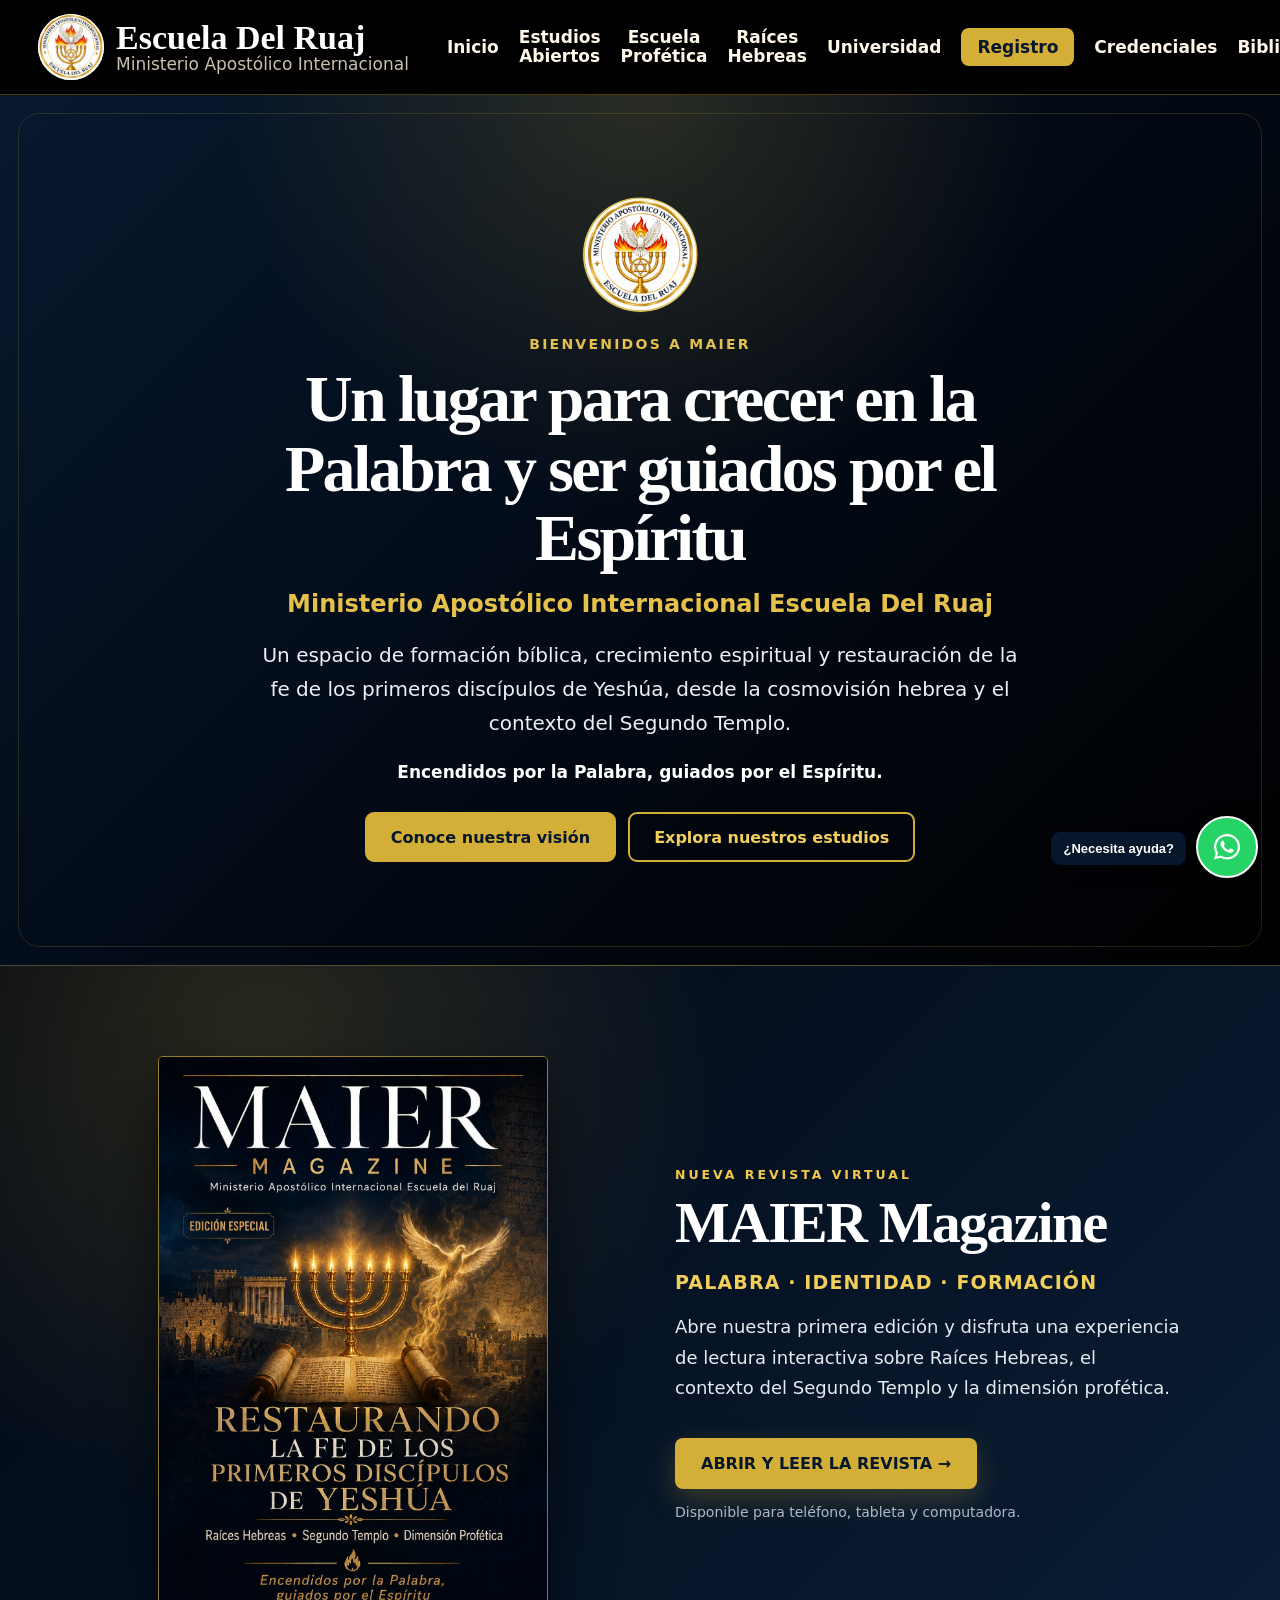
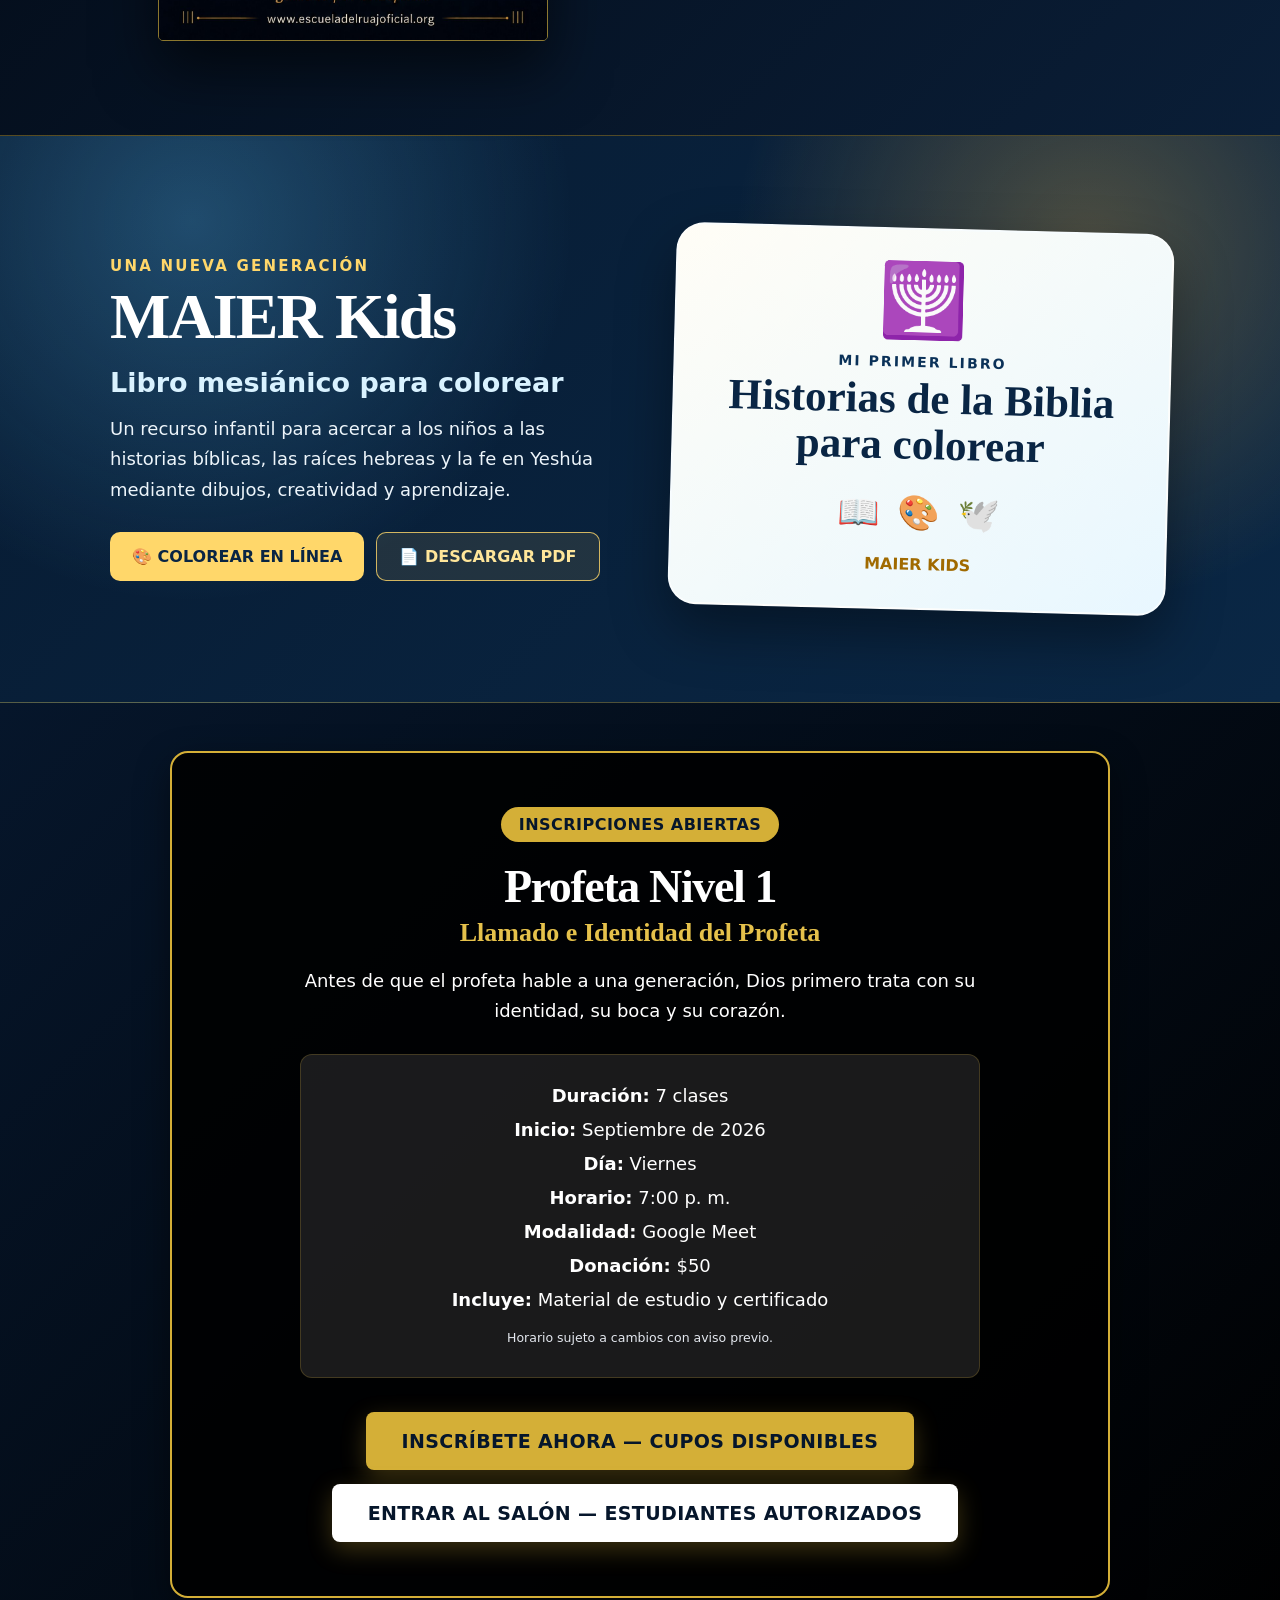
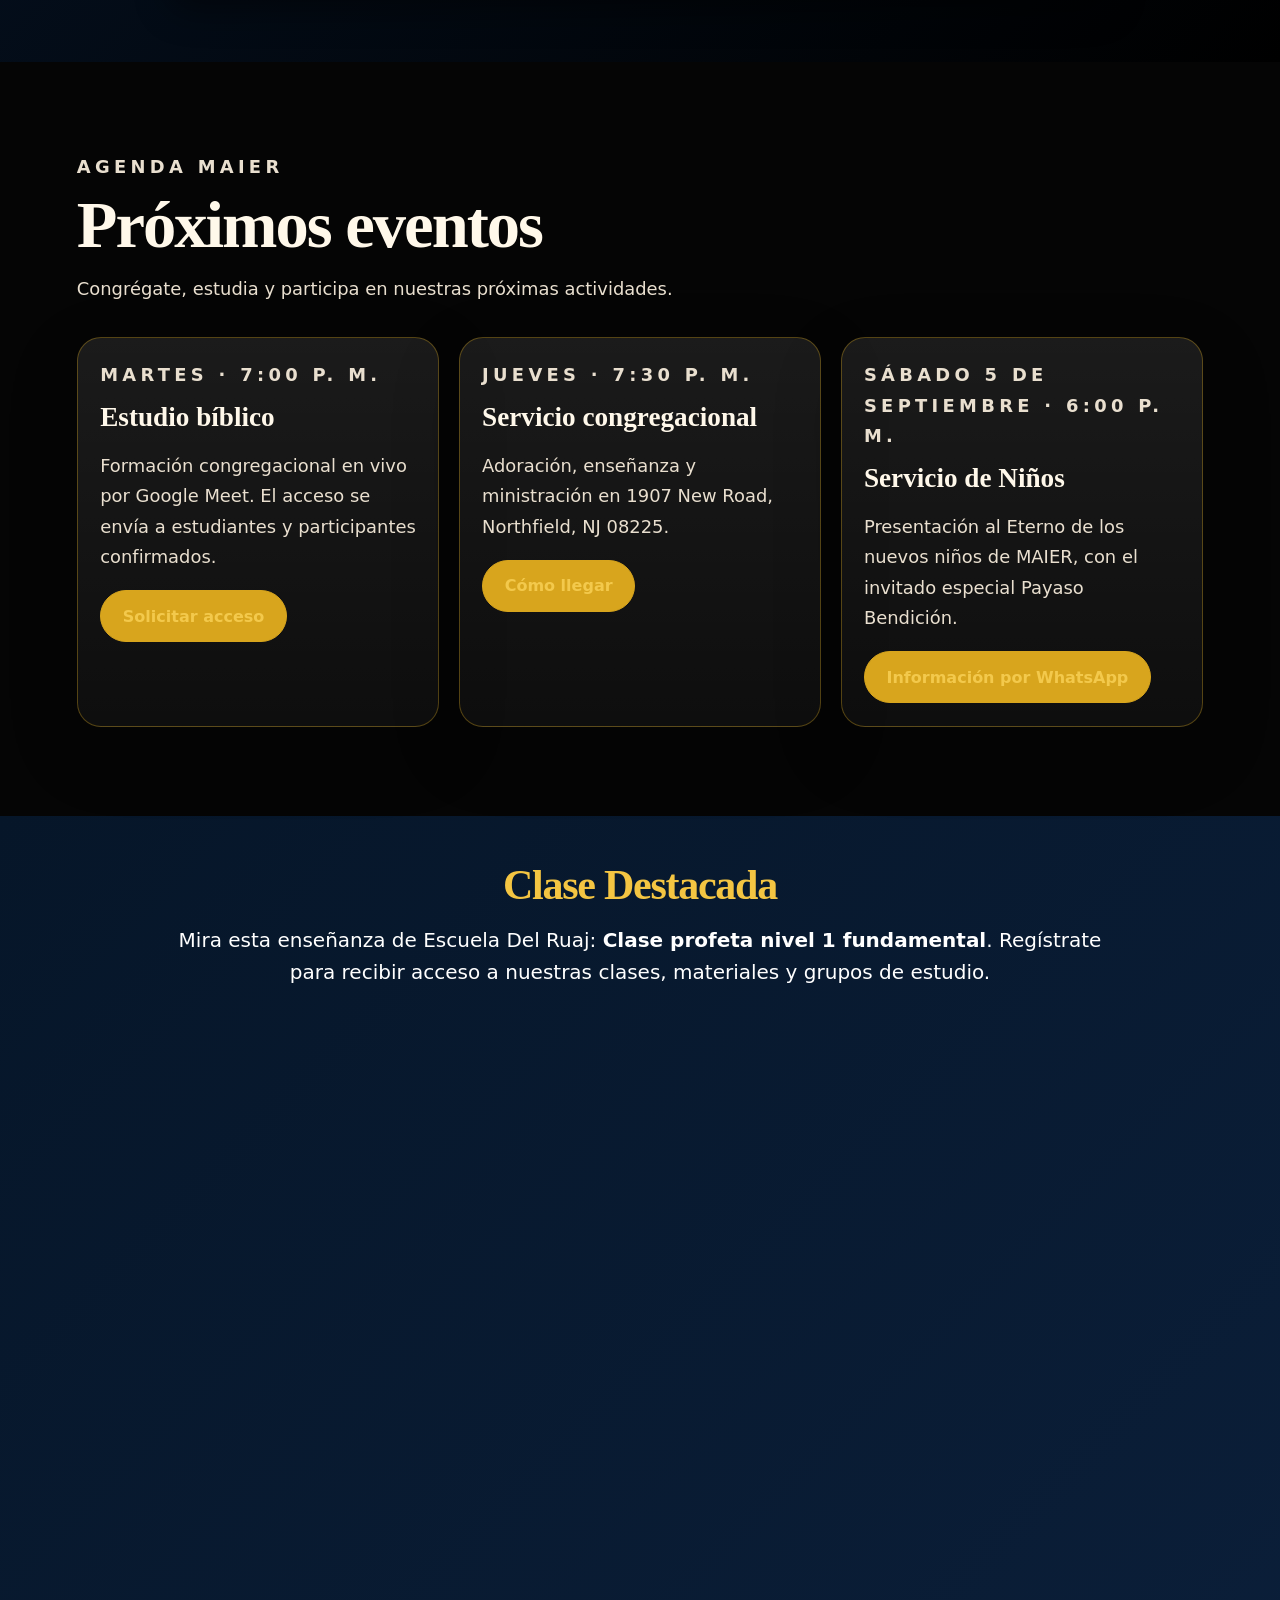
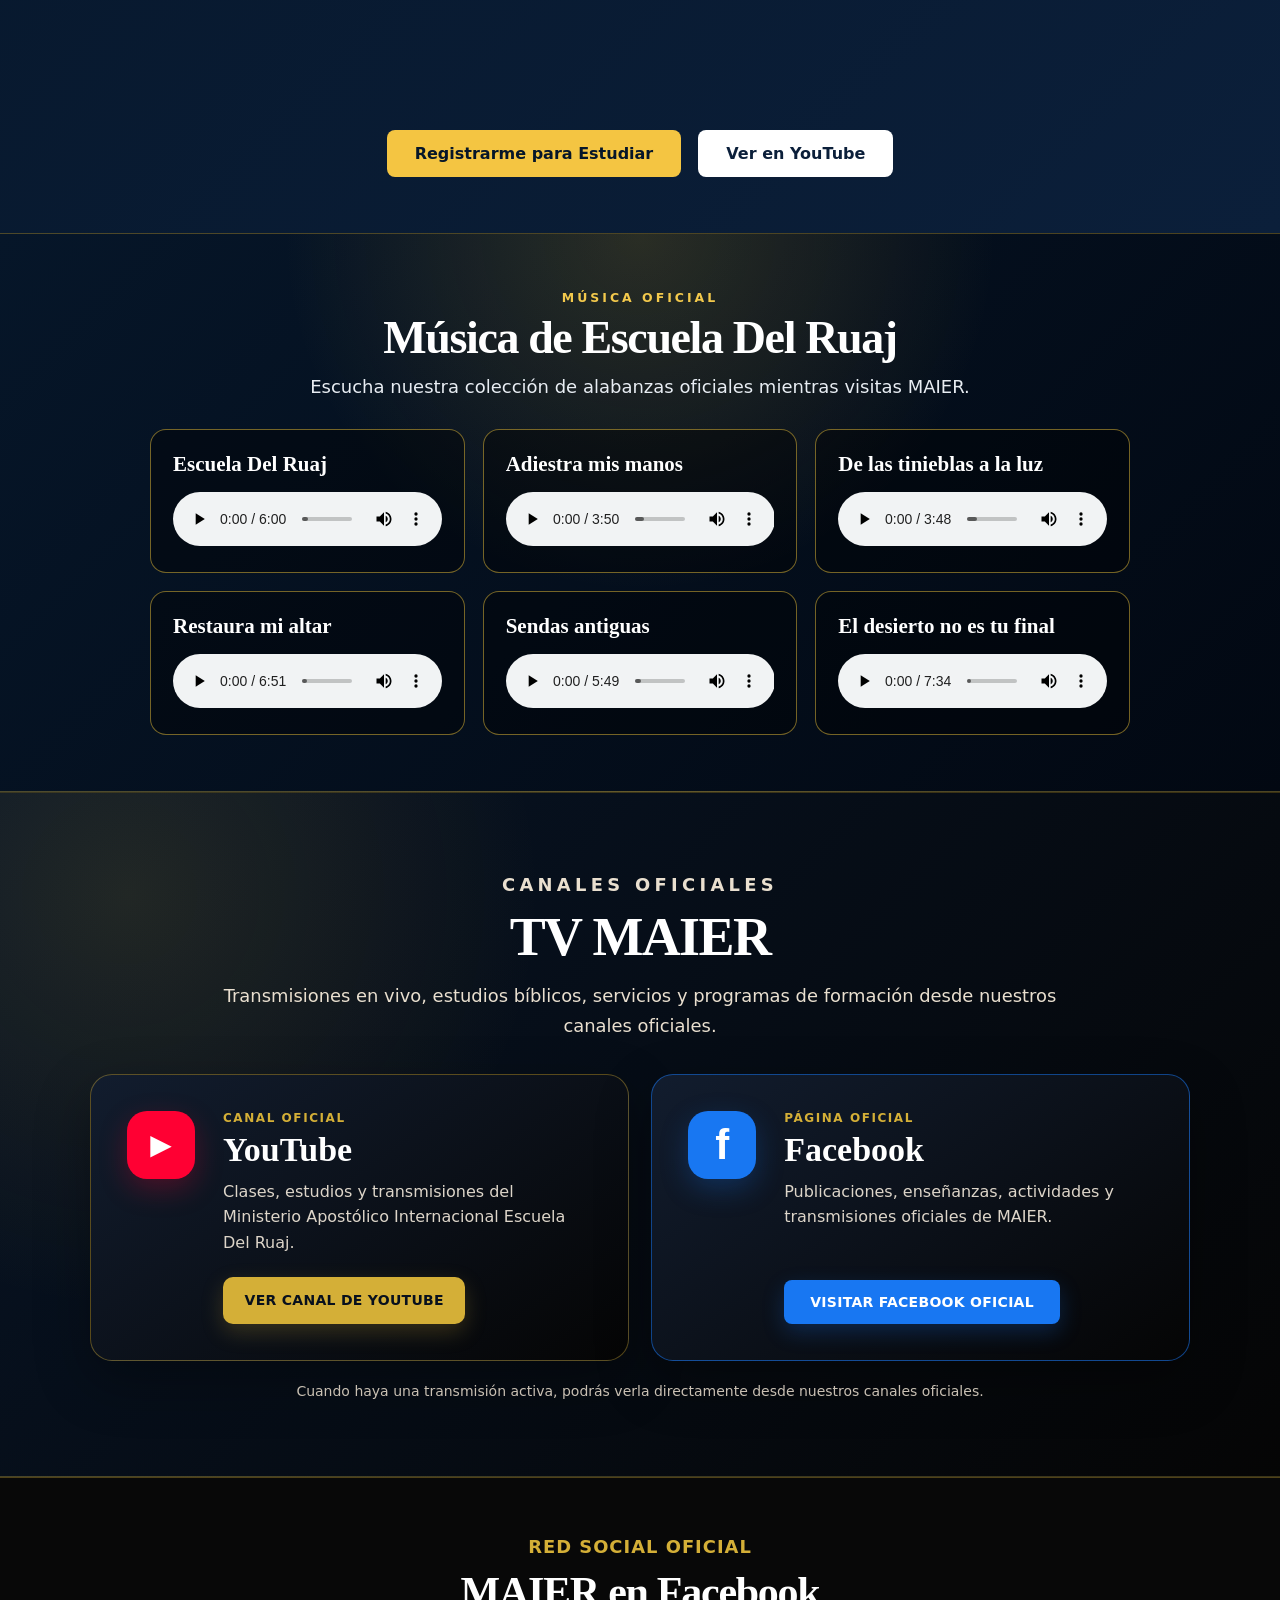
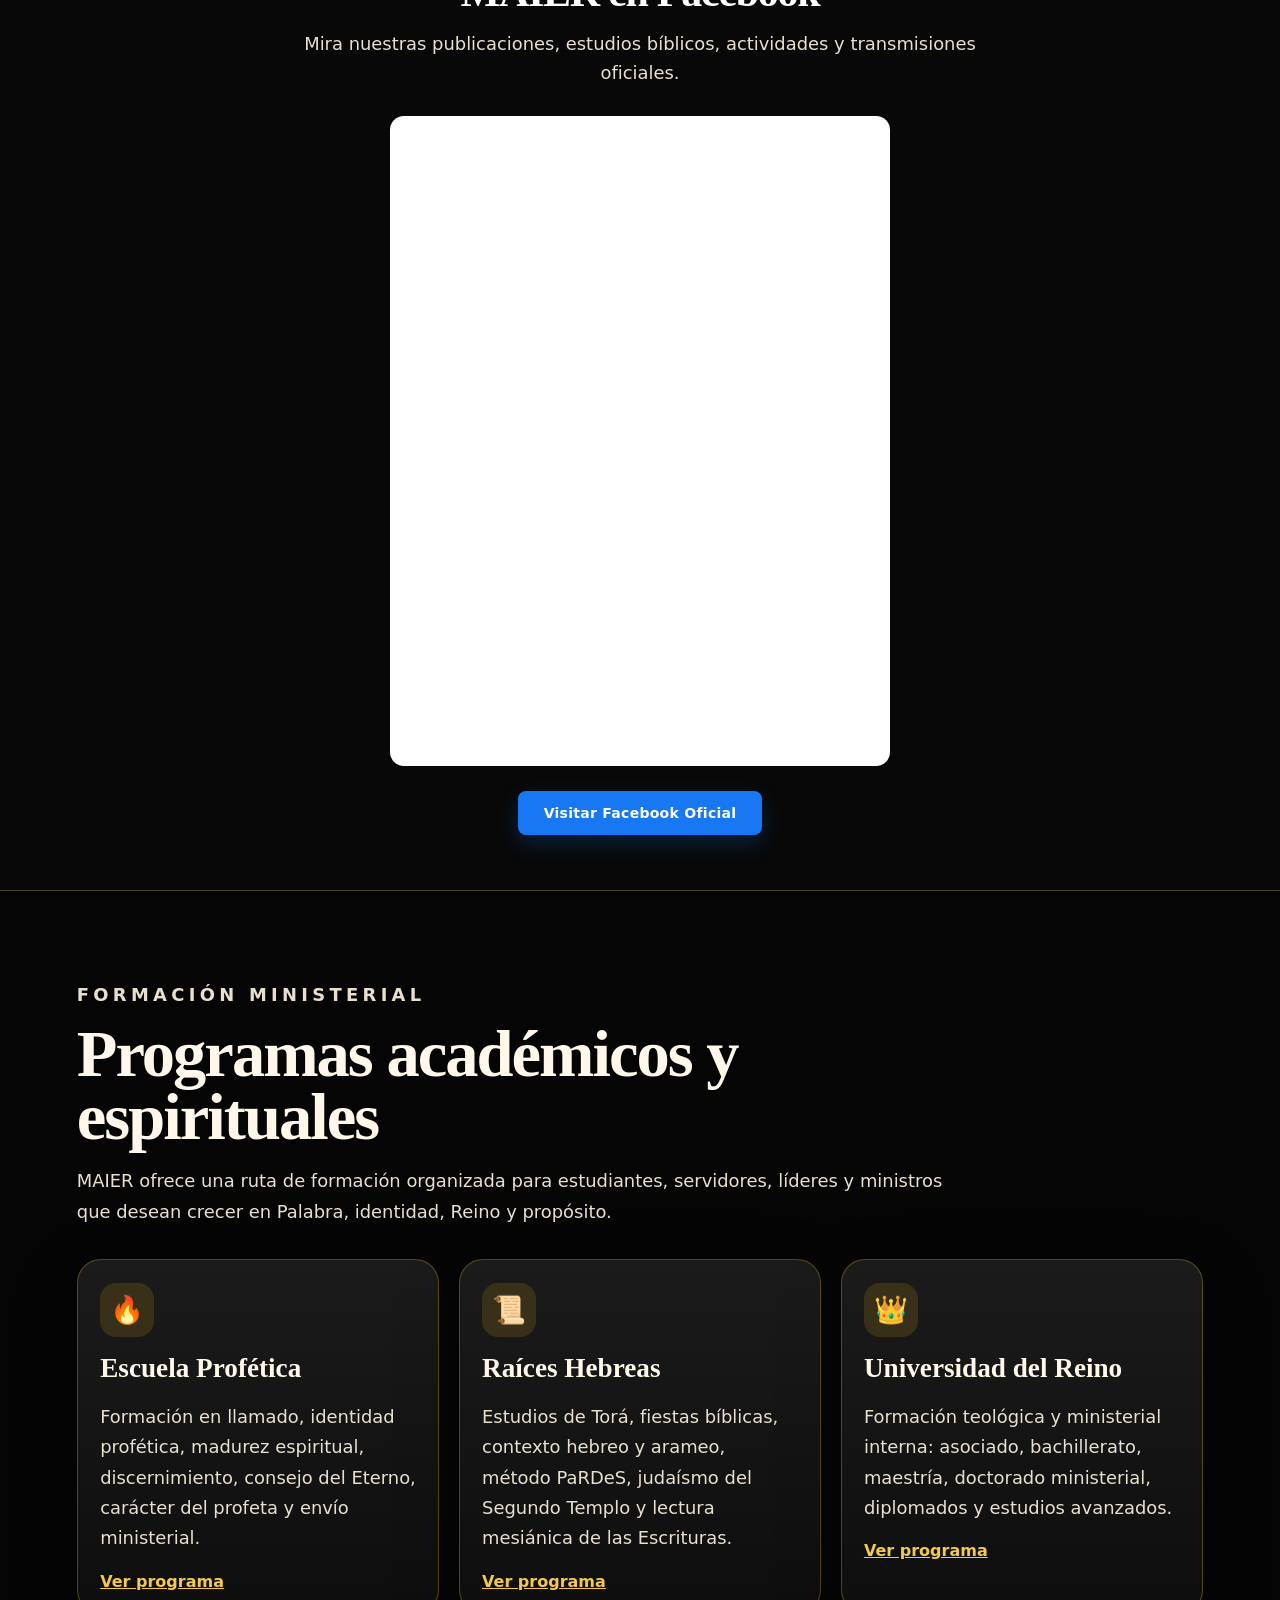
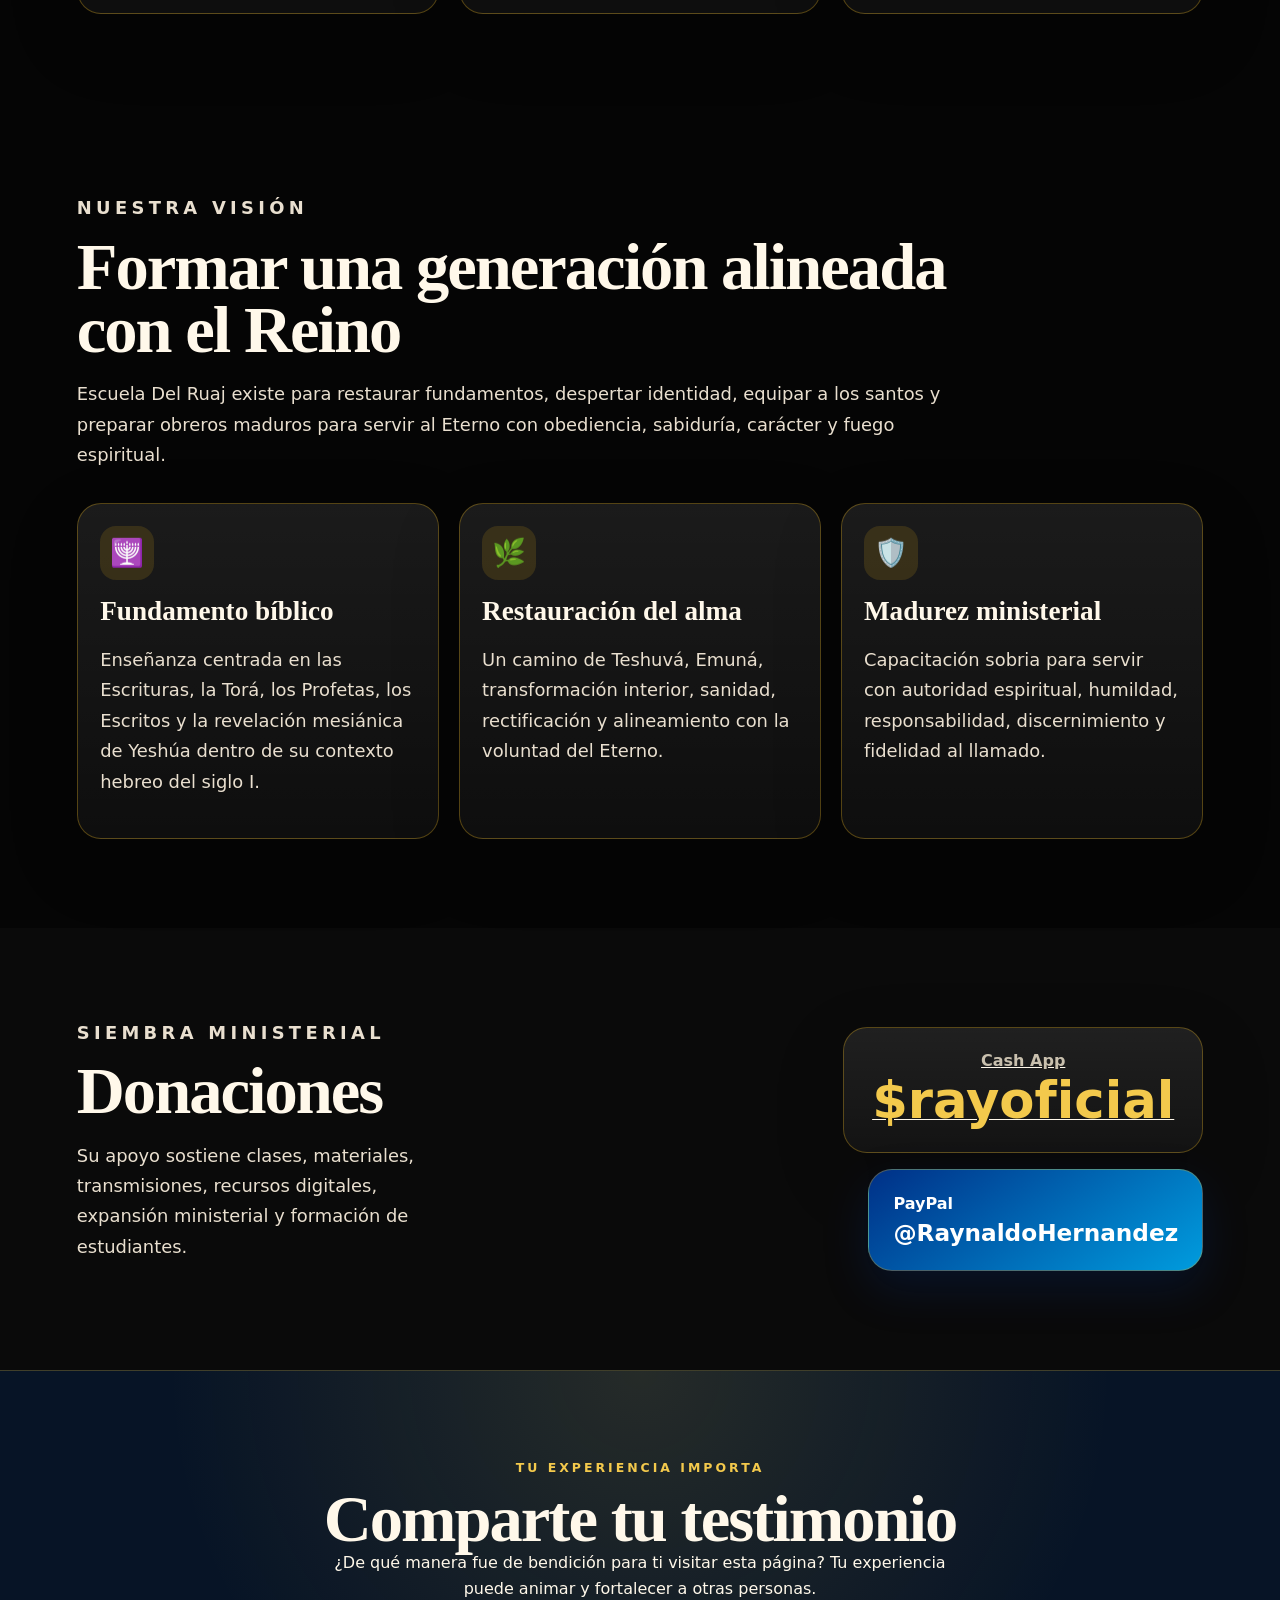
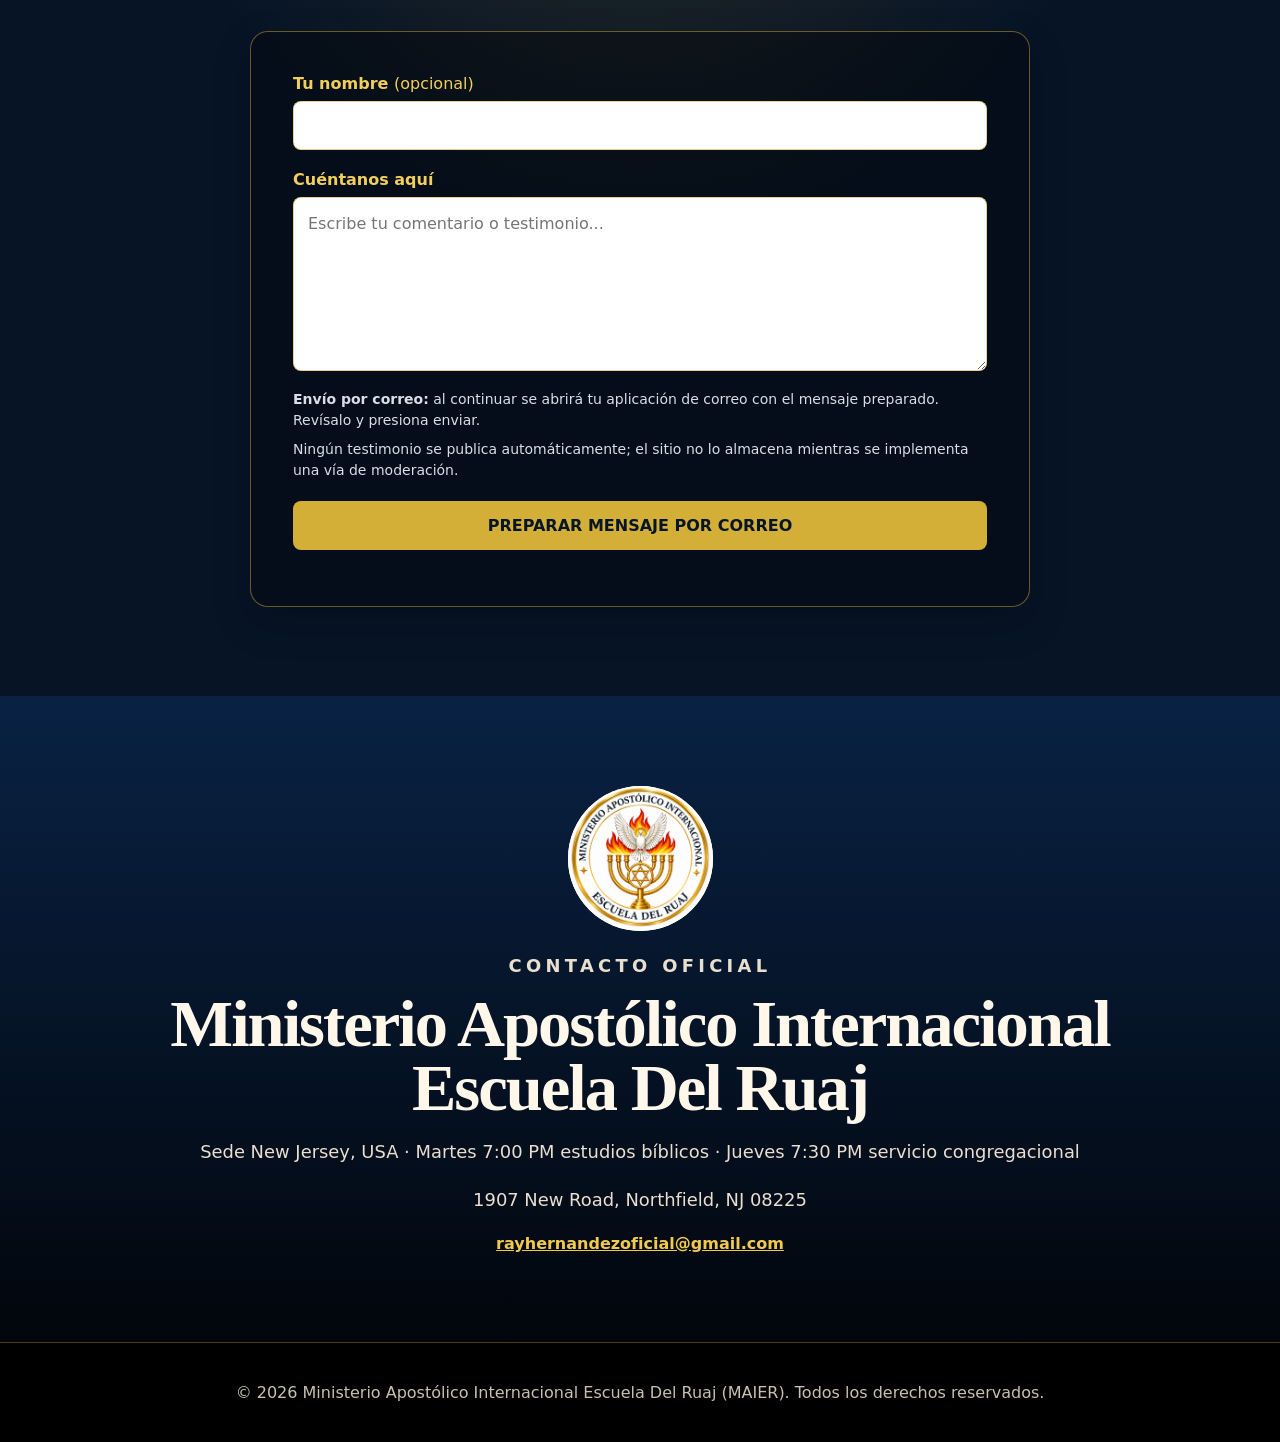
<file: index.html>
<!DOCTYPE html>

<html lang="es">
<style>
/* Ajustes de portada y anuncio Profeta Nivel 1 */
.promo-profetica {
  padding: 48px 24px 64px;
  background: linear-gradient(135deg, #06162b, #000000);
  text-align: center;
  color: #ffffff;
}

.promo-profetica-contenido {
  width: min(100%, 940px);
  margin: 0 auto;
  padding: 54px 48px;
  box-sizing: border-box;
  border: 2px solid #d4af37;
  border-radius: 18px;
  background: rgba(0, 0, 0, 0.9);
  box-shadow: 0 12px 35px rgba(0, 0, 0, 0.45);
}

.promo-etiqueta {
  display: inline-block;
  margin: 0;
  padding: 8px 18px;
  border-radius: 25px;
  background: #d4af37;
  color: #06162b !important;
  font-weight: 800;
  letter-spacing: 0.03em;
}

.promo-profetica h2 {
  margin: 20px 0 6px;
  color: #ffffff;
  font-size: clamp(34px, 5vw, 46px);
  line-height: 1.1;
}

.promo-profetica h3 {
  margin: 0 0 18px;
  color: #e5c14b;
  font-size: clamp(21px, 3vw, 26px);
}

.promo-profetica > .promo-profetica-contenido > p:not(.promo-etiqueta) {
  max-width: 680px;
  margin: 0 auto;
  color: #ffffff;
  font-size: 18px;
  line-height: 1.65;
}

.promo-datos {
  max-width: 680px;
  margin: 28px auto 20px;
  padding: 20px;
  border: 1px solid rgba(212, 175, 55, 0.22);
  border-radius: 12px;
  background: rgba(255, 255, 255, 0.1);
}

.promo-datos p {
  margin: 8px 0;
  color: #ffffff;
  font-size: 18px;
  line-height: 1.45;
}

.promo-datos .promo-aviso {
  margin-top: 14px;
  color: #e4e8ef;
  font-size: 15px;
}

.boton-profetico {
  display: inline-block;
  margin-top: 14px;
  min-width: min(100%, 430px);
  padding: 18px 36px;
  box-sizing: border-box;
  border-radius: 8px;
  background: #d4af37;
  color: #06162b;
  font-size: 19px;
  font-weight: 900;
  letter-spacing: 0.02em;
  text-decoration: none;
  box-shadow: 0 8px 24px rgba(212, 175, 55, 0.28);
  transition: background-color 0.2s ease, transform 0.2s ease, box-shadow 0.2s ease;
}

.boton-profetico:hover,
.boton-profetico:focus-visible {
  background: #f2cf5b;
  transform: translateY(-2px);
  box-shadow: 0 12px 30px rgba(242, 207, 91, 0.4);
}

@media (min-width: 769px) {
  .topbar {
    gap: 24px;
    padding-left: clamp(20px, 4vw, 64px);
    padding-right: clamp(20px, 4vw, 64px);
  }

  .topbar .nav {
    display: flex;
    align-items: center;
    justify-content: flex-end;
    gap: clamp(10px, 1.25vw, 22px);
  }

  .topbar .nav a {
    font-size: clamp(13px, 0.92vw, 16px);
    white-space: nowrap;
  }

  .topbar .nav a[href="registro/index.html"] {
    padding: 10px 16px;
    border-radius: 8px;
    background: #d4af37;
    color: #06162b;
    font-weight: 900;
  }
}

@media (max-width: 768px) {
  body { overflow-x: hidden !important; }

  header {
    width: 100% !important;
    padding: 12px 16px !important;
    box-sizing: border-box !important;
    background: #000 !important;
  }

  header img {
    max-width: 85px !important;
    height: auto !important;
  }

  nav,
  .menu,
  .mobile-menu,
  .main-navigation {
    margin: 0 !important;
    padding: 12px 0 !important;
    background: #000 !important;
  }

  nav a,
  .menu a,
  .mobile-menu a,
  .main-navigation a {
    display: block !important;
    padding: 7px 0 !important;
    color: #ffffff !important;
    font-size: 20px !important;
    line-height: 1.2 !important;
    text-align: center !important;
  }

  .promo-profetica {
    padding: 44px 16px;
  }

  .promo-profetica-contenido {
    padding: 34px 20px;
  }

  .promo-profetica > .promo-profetica-contenido > p:not(.promo-etiqueta),
  .promo-datos p {
    font-size: 16px;
  }
}

@media (max-width: 480px) {
  .promo-profetica {
    padding: 34px 12px;
  }

  .promo-profetica-contenido {
    padding: 30px 16px;
    border-radius: 14px;
  }

  .promo-etiqueta {
    padding: 7px 14px;
    font-size: 13px;
  }

  .boton-profetico {
    width: 100%;
    box-sizing: border-box;
  }
}

/* Bienvenida principal MAIER */
.bienvenida-maier {
  position: relative;
  overflow: hidden;
  padding: clamp(64px, 8vw, 104px) 22px;
  background:
    radial-gradient(circle at 50% 0%, rgba(212,175,55,.18), transparent 38%),
    linear-gradient(135deg, #07182e 0%, #020812 58%, #000 100%);
  color: #fff;
  text-align: center;
  border-bottom: 1px solid rgba(212,175,55,.34);
}
.bienvenida-maier::after {
  content: "";
  position: absolute;
  inset: 18px;
  pointer-events: none;
  border: 1px solid rgba(212,175,55,.18);
  border-radius: 22px;
}
.bienvenida-contenido {
  position: relative;
  z-index: 1;
  width: min(100%, 900px);
  margin: 0 auto;
}
.bienvenida-sello {
  width: 115px;
  height: 115px;
  margin-bottom: 20px;
  object-fit: cover;
  border: 2px solid rgba(212,175,55,.8);
  border-radius: 50%;
  clip-path: circle(50%);
  background: #ffffff;
  box-shadow: 0 8px 28px rgba(212,175,55,.3);
}
.bienvenida-etiqueta {
  margin: 0 0 12px;
  color: #e5c14b;
  font-size: 14px;
  font-weight: 900;
  letter-spacing: .16em;
  text-transform: uppercase;
}
.bienvenida-maier h1 {
  max-width: 820px;
  margin: 0 auto 18px;
  color: #fff;
  font-family: Georgia, "Times New Roman", serif;
  font-size: clamp(38px, 6vw, 66px);
  line-height: 1.05;
}
.bienvenida-nombre {
  max-width: 780px;
  margin: 0 auto 20px;
  color: #e5c14b;
  font-size: clamp(18px, 2.5vw, 24px);
  font-weight: 800;
}
.bienvenida-texto {
  max-width: 780px;
  margin: 0 auto;
  color: #edf1f5;
  font-size: clamp(17px, 2vw, 20px);
  line-height: 1.7;
}
.bienvenida-lema {
  margin: 22px auto 0;
  color: #fff;
  font-size: 17px;
  font-weight: 800;
}
.bienvenida-acciones {
  display: flex;
  justify-content: center;
  flex-wrap: wrap;
  gap: 12px;
  margin-top: 30px;
}
.bienvenida-boton {
  display: inline-flex;
  align-items: center;
  justify-content: center;
  min-height: 50px;
  padding: 13px 24px;
  border: 2px solid #d4af37;
  border-radius: 9px;
  background: #d4af37;
  color: #06162b;
  font-weight: 900;
  text-decoration: none;
  transition: transform .2s ease, background .2s ease, color .2s ease;
}
.bienvenida-boton:hover,
.bienvenida-boton:focus-visible {
  transform: translateY(-2px);
  background: #f2cf5b;
}
.bienvenida-boton-secundario {
  background: transparent;
  color: #f2cf5b;
}
.bienvenida-boton-secundario:hover,
.bienvenida-boton-secundario:focus-visible {
  background: rgba(212,175,55,.12);
  color: #fff;
}
@media (max-width: 560px) {
  .bienvenida-maier { padding: 54px 16px; }
  .bienvenida-maier::after { inset: 10px; }
  .bienvenida-sello { width: 90px; height: 90px; }
  .bienvenida-boton { width: 100%; }
}

</style>
<head>
<meta charset="UTF-8" />
<meta name="viewport" content="width=device-width, initial-scale=1.0" />
<link rel="icon" href="assets/favicon.png" />
<link rel="stylesheet" href="styles.css" />
<title>Escuela Del Ruaj | Portal Oficial MAIER</title>
<meta name="description" content="Portal oficial del Ministerio Apostólico Internacional Escuela Del Ruaj, MAIER: Escuela Profética, Raíces Hebreas, Universidad del Reino, estudios bíblicos, registro de estudiantes, biblioteca digital y formación ministerial." />

  <!-- Google tag (gtag.js) -->
  <script async src="https://www.googletagmanager.com/gtag/js?id=G-LTMYRYYGVL"></script>
  <script>
    window.dataLayer = window.dataLayer || [];
    function gtag(){dataLayer.push(arguments);}
    gtag('js', new Date());
    gtag('config', 'G-LTMYRYYGVL');
  </script>
</head>
<body>
<header class="topbar">
  <a class="brand" href="index.html">
    <img src="logoMAIER.png" alt="Logo oficial MAIER" />
    <div>
      <strong>Escuela Del Ruaj</strong>
      <span>Ministerio Apostólico Internacional</span>
    </div>
  </a>

<button class="menu-btn" aria-label="Abrir menú">☰</button>

  <nav class="nav">
    <a href="index.html">Inicio</a>
    <a href="estudios-abiertos/index.html">Estudios Abiertos</a>
    <a href="programas/escuela-profetica.html">Escuela Profética</a>
    <a href="programas/raices-hebreas.html">Raíces Hebreas</a>
    <a href="programas/universidad-del-reino.html">Universidad</a>
    <a href="registro/index.html">Registro</a>
    <a href="credenciales.html">Credenciales</a>
    <a href="biblioteca/index.html">Biblioteca</a>
    <a href="revista/index.html">Revista</a>
    <a href="#maier-kids">MAIER Kids</a>
    <a href="#donaciones">Donaciones</a>
  </nav>
</header>

<section class="bienvenida-maier" aria-labelledby="bienvenida-titulo">
  <div class="bienvenida-contenido">
    <img class="bienvenida-sello" src="logoMAIER.png" alt="Logo oficial MAIER" />
    <p class="bienvenida-etiqueta">Bienvenidos a MAIER</p>
    <h1 id="bienvenida-titulo">Un lugar para crecer en la Palabra y ser guiados por el Espíritu</h1>
    <p class="bienvenida-nombre">Ministerio Apostólico Internacional Escuela Del Ruaj</p>
    <p class="bienvenida-texto">
      Un espacio de formación bíblica, crecimiento espiritual y restauración de la fe de los primeros discípulos de Yeshúa, desde la cosmovisión hebrea y el contexto del Segundo Templo.
    </p>
    <p class="bienvenida-lema">Encendidos por la Palabra, guiados por el Espíritu.</p>
    <div class="bienvenida-acciones">
      <a class="bienvenida-boton" href="#nuestra-vision">Conoce nuestra visión</a>
      <a class="bienvenida-boton bienvenida-boton-secundario" href="#programas-maier">Explora nuestros estudios</a>
    </div>
  </div>
</section>

<section id="maier-magazine" style="padding:clamp(54px,8vw,90px) 20px;background:radial-gradient(circle at 20% 10%,rgba(212,175,55,.18),transparent 38%),linear-gradient(135deg,#020812,#0a1e37);color:#fff;border-bottom:1px solid rgba(212,175,55,.35);">
  <div style="width:min(1080px,100%);margin:0 auto;display:grid;grid-template-columns:repeat(auto-fit,minmax(280px,1fr));gap:clamp(30px,6vw,70px);align-items:center;">
    <div style="text-align:center;">
      <img src="revista/maier-magazine-portada.jpg" alt="Portada de MAIER Magazine" style="width:min(100%,390px);aspect-ratio:2/3;object-fit:cover;border:1px solid rgba(212,175,55,.65);border-radius:5px;box-shadow:0 28px 60px rgba(0,0,0,.6);">
    </div>
    <div>
      <p class="kicker">Nueva revista virtual</p>
      <h2 style="margin:0 0 18px;color:#fff;font-family:Georgia,'Times New Roman',serif;font-size:clamp(36px,6vw,58px);line-height:1.02;">MAIER Magazine</h2>
      <p style="color:#f2cf5b;font-size:19px;font-weight:800;letter-spacing:.06em;">PALABRA · IDENTIDAD · FORMACIÓN</p>
      <p style="max-width:610px;color:#e6ebf1;font-size:18px;line-height:1.7;">Abre nuestra primera edición y disfruta una experiencia de lectura interactiva sobre Raíces Hebreas, el contexto del Segundo Templo y la dimensión profética.</p>
      <a href="revista/index.html" style="display:inline-flex;align-items:center;justify-content:center;margin-top:16px;padding:16px 26px;border-radius:8px;background:#d4af37;color:#06162b;font-weight:900;text-decoration:none;box-shadow:0 10px 28px rgba(212,175,55,.25);">ABRIR Y LEER LA REVISTA →</a>
      <p style="margin-top:15px;color:#aeb9c7;font-size:14px;">Disponible para teléfono, tableta y computadora.</p>
    </div>
  </div>
</section>

<section id="maier-kids" aria-labelledby="maier-kids-titulo" style="padding:clamp(58px,8vw,92px) 20px;background:radial-gradient(circle at 15% 15%,rgba(95,197,255,.28),transparent 32%),radial-gradient(circle at 85% 20%,rgba(255,193,77,.28),transparent 30%),linear-gradient(135deg,#071b32,#0a2745);color:#fff;border-bottom:1px solid rgba(212,175,55,.35);overflow:hidden;">
  <div style="width:min(1060px,100%);margin:0 auto;display:grid;grid-template-columns:repeat(auto-fit,minmax(280px,1fr));gap:clamp(30px,6vw,64px);align-items:center;">
    <div>
      <p style="margin:0 0 10px;color:#ffd76a;font-size:15px;font-weight:900;letter-spacing:.15em;text-transform:uppercase;">Una nueva generación</p>
      <h2 id="maier-kids-titulo" style="margin:0 0 18px;color:#fff;font-family:Georgia,'Times New Roman',serif;font-size:clamp(40px,7vw,64px);line-height:1;">MAIER Kids</h2>
      <p style="margin:0 0 16px;color:#d9f2ff;font-size:clamp(20px,3vw,27px);font-weight:800;">Libro mesiánico para colorear</p>
      <p style="max-width:620px;margin:0;color:#edf5fb;font-size:18px;line-height:1.7;">Un recurso infantil para acercar a los niños a las historias bíblicas, las raíces hebreas y la fe en Yeshúa mediante dibujos, creatividad y aprendizaje.</p>
      <div style="display:flex;flex-wrap:wrap;gap:12px;margin-top:26px;"><a href="maier-kids/index.html" style="display:inline-flex;align-items:center;justify-content:center;padding:14px 22px;border-radius:10px;background:#ffd76a;color:#092544;font-weight:900;text-decoration:none;">🎨 COLOREAR EN LÍNEA</a><a href="maier-kids/MAIER-Kids-Libro-Mesianico-Para-Colorear.pdf" download style="display:inline-flex;align-items:center;justify-content:center;padding:14px 22px;border:1px solid rgba(255,215,106,.8);border-radius:10px;background:rgba(255,215,106,.1);color:#ffe69a;font-weight:900;text-decoration:none;">📄 DESCARGAR PDF</a></div>
    </div>
    <div aria-hidden="true" style="min-height:350px;padding:34px;border:2px solid rgba(255,255,255,.62);border-radius:28px;background:linear-gradient(145deg,#fffdf6,#e8f7ff);color:#092544;box-shadow:0 24px 55px rgba(0,0,0,.38);transform:rotate(1.5deg);display:flex;flex-direction:column;justify-content:center;text-align:center;">
      <div style="font-size:72px;line-height:1;">🕎</div>
      <p style="margin:18px 0 6px;color:#0a3158;font-size:14px;font-weight:900;letter-spacing:.15em;text-transform:uppercase;">Mi primer libro</p>
      <h3 style="margin:0;color:#092544;font-family:Georgia,'Times New Roman',serif;font-size:clamp(29px,5vw,43px);line-height:1.08;">Historias de la Biblia para colorear</h3>
      <div style="display:flex;justify-content:center;gap:18px;margin-top:24px;font-size:34px;"><span>📖</span><span>🎨</span><span>🕊️</span></div>
      <p style="margin:22px 0 0;color:#a06a00;font-weight:900;">MAIER KIDS</p>
    </div>
  </div>
</section>

<section class="promo-profetica">
  <div class="promo-profetica-contenido">

    <p class="promo-etiqueta">INSCRIPCIONES ABIERTAS</p>

    <h2>Profeta Nivel 1</h2>

    <h3>Llamado e Identidad del Profeta</h3>

    <p>
      Antes de que el profeta hable a una generación,
      Dios primero trata con su identidad, su boca y su corazón.
    </p>

    <div class="promo-datos">
      <p><strong>Duración:</strong> 7 clases</p>
      <p><strong>Inicio:</strong> Septiembre de 2026</p>
      <p><strong>Día:</strong> Viernes</p>
      <p><strong>Horario:</strong> 7:00 p. m.</p>
      <p><strong>Modalidad:</strong> Google Meet</p>
      <p><strong>Donación:</strong> $50</p>
      <p><strong>Incluye:</strong> Material de estudio y certificado</p>
      <p class="promo-aviso"><small>Horario sujeto a cambios con aviso previo.</small></p>
    </div>

    <a

      href="registro/index.html"
      class="boton-profetico"
      
    >
      INSCRÍBETE AHORA — CUPOS DISPONIBLES
    </a>
    <a
      href="https://classroom.google.com/c/ODQxMDg2NDc1MDgw"
      class="boton-profetico"
      target="_blank"
      rel="noopener noreferrer"
      style="margin-left:10px;background:#ffffff;color:#06162b;"
    >
      ENTRAR AL SALÓN — ESTUDIANTES AUTORIZADOS
    </a>
  </div>
</section>
<!-- La información detallada de Profeta Nivel 1 vive en su página de programa. -->
<section class="section" id="proximos-eventos">
  <div class="section-title">
    <p class="kicker">Agenda MAIER</p>
    <h2>Próximos eventos</h2>
    <p>Congrégate, estudia y participa en nuestras próximas actividades.</p>
  </div>
  <div class="program-grid">
    <article class="program-card">
      <p class="kicker">Martes · 7:00 p. m.</p>
      <h3>Estudio bíblico</h3>
      <p>Formación congregacional en vivo por Google Meet. El acceso se envía a estudiantes y participantes confirmados.</p>
      <a class="btn btn-primary" href="registro/index.html">Solicitar acceso</a>
    </article>
    <article class="program-card">
      <p class="kicker">Jueves · 7:30 p. m.</p>
      <h3>Servicio congregacional</h3>
      <p>Adoración, enseñanza y ministración en 1907 New Road, Northfield, NJ 08225.</p>
      <a class="btn btn-primary" href="https://maps.google.com/?q=1907+New+Road+Northfield+NJ+08225" target="_blank" rel="noopener noreferrer">Cómo llegar</a>
    </article>
    <article class="program-card">
      <p class="kicker">Sábado 5 de septiembre · 6:00 p. m.</p>
      <h3>Servicio de Niños</h3>
      <p>Presentación al Eterno de los nuevos niños de MAIER, con el invitado especial Payaso Bendición.</p>
      <a class="btn btn-primary" href="https://wa.me/16099109514?text=Saludos,%20deseo%20información%20sobre%20el%20Servicio%20de%20Niños%20MAIER" target="_blank" rel="noopener noreferrer">Información por WhatsApp</a>
    </article>
  </div>
</section>

<section id="clase-destacada" style="padding:50px 20px; text-align:center; background:linear-gradient(135deg, #061629, #0b1f3a); color:white;">
  <h2 style="font-size:42px; margin-bottom:18px; color:#f4c542;">
    Clase Destacada
  </h2>

  <p style="font-size:20px; max-width:950px; margin:0 auto 28px auto; line-height:1.6; color:#ffffff;">
    Mira esta enseñanza de Escuela Del Ruaj: <strong>Clase profeta nivel 1 fundamental</strong>.
    Regístrate para recibir acceso a nuestras clases, materiales y grupos de estudio.
  </p>

  <div style="max-width:380px; margin:0 auto 28px auto; aspect-ratio:9/16;">
    <iframe 
      src="https://www.youtube.com/embed/7LcPzrxrR8k?start=63"
      title="Clase profeta nivel 1 fundamental"
      style="width:100%; height:100%; border:0; border-radius:12px;"
      allow="accelerometer; autoplay; clipboard-write; encrypted-media; gyroscope; picture-in-picture; web-share"
      allowfullscreen>
    </iframe>
  </div>

  <a href="registro/index.html" style="display:inline-block; padding:14px 28px; background:#f4c542; color:#061629; text-decoration:none; border-radius:8px; margin:6px; font-weight:bold;">
    Registrarme para Estudiar
  </a>

  <a href="https://www.youtube.com/watch?v=7LcPzrxrR8k&t=63s" target="_blank" style="display:inline-block; padding:14px 28px; background:#ffffff; color:#0b1f3a; text-decoration:none; border-radius:8px; margin:6px; font-weight:bold;">
    Ver en YouTube
  </a>
</section>

<!-- MÚSICA ESCUELA DEL RUAJ -->
<section id="musica-maier" style="padding:56px 20px;background:radial-gradient(circle at 50% 0%,rgba(212,175,55,.18),transparent 42%),linear-gradient(135deg,#061629,#020812);color:#fff;text-align:center;border-top:1px solid rgba(212,175,55,.35);border-bottom:1px solid rgba(212,175,55,.35);">
  <div style="max-width:980px;margin:0 auto;">
    <p class="kicker">Música oficial</p>
    <h2 style="margin:0 0 12px;color:#fff;font-size:clamp(32px,5vw,46px);">Música de Escuela Del Ruaj</h2>
    <p style="margin:0 auto 28px;color:#e8edf3;font-size:18px;line-height:1.65;">Escucha nuestra colección de alabanzas oficiales mientras visitas MAIER.</p>
    <div style="display:grid;grid-template-columns:repeat(auto-fit,minmax(270px,1fr));gap:18px;text-align:left;">
      <article style="padding:22px;border:1px solid rgba(212,175,55,.55);border-radius:16px;background:rgba(0,0,0,.38);">
        <h3 style="margin:0 0 15px;color:#fff;font-size:21px;">Escuela Del Ruaj</h3>
        <audio controls preload="metadata" style="width:100%;"><source src="Escuela%20Del%20ruaj.mp3" type="audio/mpeg">Tu navegador no admite audio.</audio>
      </article>
      <article style="padding:22px;border:1px solid rgba(212,175,55,.55);border-radius:16px;background:rgba(0,0,0,.38);">
        <h3 style="margin:0 0 15px;color:#fff;font-size:21px;">Adiestra mis manos</h3>
        <audio controls preload="metadata" style="width:100%;"><source src="ADIESTRA%20MISMANOS%20congregacion.mp3" type="audio/mpeg">Tu navegador no admite audio.</audio>
      </article>
      <article style="padding:22px;border:1px solid rgba(212,175,55,.55);border-radius:16px;background:rgba(0,0,0,.38);">
        <h3 style="margin:0 0 15px;color:#fff;font-size:21px;">De las tinieblas a la luz</h3>
        <audio controls preload="metadata" style="width:100%;"><source src="FROM%20DARKNESS%20TO%20LIGHT%E2%80%9D%201.mp3" type="audio/mpeg">Tu navegador no admite audio.</audio>
      </article>
      <article style="padding:22px;border:1px solid rgba(212,175,55,.55);border-radius:16px;background:rgba(0,0,0,.38);">
        <h3 style="margin:0 0 15px;color:#fff;font-size:21px;">Restaura mi altar</h3>
        <audio controls preload="metadata" style="width:100%;"><source src="RESTAURA%20MI%20ALTAR%201.mp3" type="audio/mpeg">Tu navegador no admite audio.</audio>
      </article>
      <article style="padding:22px;border:1px solid rgba(212,175,55,.55);border-radius:16px;background:rgba(0,0,0,.38);">
        <h3 style="margin:0 0 15px;color:#fff;font-size:21px;">Sendas antiguas</h3>
        <audio controls preload="metadata" style="width:100%;"><source src="SENDAS%20ANTIGUAS%20el%20llamado%20a%20volver%201.mp3" type="audio/mpeg">Tu navegador no admite audio.</audio>
      </article>
      <article style="padding:22px;border:1px solid rgba(212,175,55,.55);border-radius:16px;background:rgba(0,0,0,.38);">
        <h3 style="margin:0 0 15px;color:#fff;font-size:21px;">El desierto no es tu final</h3>
        <audio controls preload="metadata" style="width:100%;"><source src="el%20desierto%20no%20es%20tu%20final1.mp3" type="audio/mpeg">Tu navegador no admite audio.</audio>
      </article>
    </div>
  </div>
</section>

<main>

  <section class="section live-section" id="en-vivo">
    <div class="section-title">
      <p class="kicker">Canales oficiales</p>
      <h2>TV MAIER</h2>
      <p>
        Transmisiones en vivo, estudios bíblicos, servicios y programas
        de formación desde nuestros canales oficiales.
      </p>
    </div>

    <div class="live-grid">
      <article class="live-card live-card-youtube">
        <div class="live-platform-icon" aria-hidden="true">▶</div>
        <div class="live-card-content">
          <p class="live-status">CANAL OFICIAL</p>
          <h3>YouTube</h3>
          <p>Clases, estudios y transmisiones del Ministerio Apostólico Internacional Escuela Del Ruaj.</p>
          <a
            class="live-button"
            href="https://www.youtube.com/@EscuelaDelRuajOficial/live"
            target="_blank"
            rel="noopener noreferrer">
            VER CANAL DE YOUTUBE
          </a>
        </div>
      </article>

      <article class="live-card live-card-facebook">
        <div class="live-platform-icon" aria-hidden="true">f</div>
        <div class="live-card-content">
          <p class="live-status">PÁGINA OFICIAL</p>
          <h3>Facebook</h3>
          <p>Publicaciones, enseñanzas, actividades y transmisiones oficiales de MAIER.</p>
          <a
            class="live-button facebook-button"
            href="https://www.facebook.com/ministerioapostolicointernacionalescueladelruaj/"
            target="_blank"
            rel="noopener noreferrer">
            VISITAR FACEBOOK OFICIAL
          </a>
        </div>
      </article>
    </div>

    <p class="live-note">Cuando haya una transmisión activa, podrás verla directamente desde nuestros canales oficiales.</p>
  </section>
<section class="facebook-section">

  <div class="section-title">
    <p class="kicker">Red social oficial</p>
    <h2>MAIER en Facebook</h2>
    <p>
      Mira nuestras publicaciones, estudios bíblicos,
      actividades y transmisiones oficiales.
    </p>
  </div>

  <div class="facebook-responsive">
    <iframe
      src="https://www.facebook.com/plugins/page.php?href=https%3A%2F%2Fwww.facebook.com%2Fministerioapostolicointernacionalescueladelruaj%2F&tabs=timeline&width=500&height=650&small_header=false&adapt_container_width=true&hide_cover=false&show_facepile=true"
      width="500"
      height="650"
      style="border:none; overflow:hidden;"
      scrolling="no"
      frameborder="0"
      allowfullscreen="true"
      allow="autoplay; clipboard-write; encrypted-media; picture-in-picture; web-share">
    </iframe>
  </div>

  <div class="facebook-actions">
    <a
      class="live-button facebook-button"
      href="https://www.facebook.com/ministerioapostolicointernacionalescueladelruaj/"
      target="_blank"
      rel="noopener">
      Visitar Facebook Oficial
    </a>
  </div>

</section>
  <section id="programas-maier" class="section">
    <div class="section-title">
      <p class="kicker">Formación ministerial</p>
      <h2>Programas académicos y espirituales</h2>
      <p>
        MAIER ofrece una ruta de formación organizada para estudiantes, servidores, líderes y ministros que desean crecer en Palabra, identidad, Reino y propósito.
      </p>
    </div>

<div class="program-grid">
  <article class="program-card">
    <div class="icon">🔥</div>
    <h3>Escuela Profética</h3>
    <p>
      Formación en llamado, identidad profética, madurez espiritual, discernimiento, consejo del Eterno, carácter del profeta y envío ministerial.
    </p>
    <a href="programas/escuela-profetica.html">Ver programa</a>
  </article>

  <article class="program-card">
    <div class="icon">📜</div>
    <h3>Raíces Hebreas</h3>
    <p>
      Estudios de Torá, fiestas bíblicas, contexto hebreo y arameo, método PaRDeS, judaísmo del Segundo Templo y lectura mesiánica de las Escrituras.
    </p>
    <a href="programas/raices-hebreas.html">Ver programa</a>
  </article>

  <article class="program-card">
    <div class="icon">👑</div>
    <h3>Universidad del Reino</h3>
    <p>
      Formación teológica y ministerial interna: asociado, bachillerato, maestría, doctorado ministerial, diplomados y estudios avanzados.
    </p>
    <a href="programas/universidad-del-reino.html">Ver programa</a>
  </article>
</div>

  </section>

  <section id="nuestra-vision" class="section">
    <div class="section-title">
      <p class="kicker">Nuestra visión</p>
      <h2>Formar una generación alineada con el Reino</h2>
      <p>
        Escuela Del Ruaj existe para restaurar fundamentos, despertar identidad, equipar a los santos y preparar obreros maduros para servir al Eterno con obediencia, sabiduría, carácter y fuego espiritual.
      </p>
    </div>

<div class="program-grid">
  <article class="program-card">
    <div class="icon">🕎</div>
    <h3>Fundamento bíblico</h3>
    <p>
      Enseñanza centrada en las Escrituras, la Torá, los Profetas, los Escritos y la revelación mesiánica de Yeshúa dentro de su contexto hebreo del siglo I.
    </p>
  </article>

  <article class="program-card">
    <div class="icon">🌿</div>
    <h3>Restauración del alma</h3>
    <p>
      Un camino de Teshuvá, Emuná, transformación interior, sanidad, rectificación y alineamiento con la voluntad del Eterno.
    </p>
  </article>

  <article class="program-card">
    <div class="icon">🛡️</div>
    <h3>Madurez ministerial</h3>
    <p>
      Capacitación sobria para servir con autoridad espiritual, humildad, responsabilidad, discernimiento y fidelidad al llamado.
    </p>
  </article>
</div>

  </section>

  <section id="donaciones" class="section donation">
    <div>
      <p class="kicker">Siembra ministerial</p>
      <h2>Donaciones</h2>
      <p>
        Su apoyo sostiene clases, materiales, transmisiones, recursos digitales, expansión ministerial y formación de estudiantes.
      </p>
    </div>

<div class="donation-methods">
  <a class="cashapp" href="https://cash.app/$rayoficial" target="_blank" rel="noopener noreferrer" aria-label="Donar por Cash App a rayoficial">
    <span>Cash App</span>
    <strong>$rayoficial</strong>
  </a>
  <a class="paypal" href="https://paypal.me/RaynaldoHernandez" target="_blank" rel="noopener noreferrer" aria-label="Donar por PayPal a Raynaldo Hernandez">
    <span>PayPal</span>
    <strong>@RaynaldoHernandez</strong>
  </a>
</div>

  </section>


  <section id="testimonios" class="section" style="background: radial-gradient(circle at 50% 0%, rgba(212,175,55,.15), transparent 42%), #071426; border-top:1px solid rgba(212,175,55,.28);">
    <div style="max-width:780px; margin:0 auto; text-align:center;">
      <p class="kicker">Tu experiencia importa</p>
      <h2>Comparte tu testimonio</h2>
      <p style="max-width:650px; margin:0 auto 28px; line-height:1.65;">
        ¿De qué manera fue de bendición para ti visitar esta página? Tu experiencia puede animar y fortalecer a otras personas.
      </p>
      <form id="testimonios-form" style="padding:clamp(24px,5vw,42px); border:1px solid rgba(212,175,55,.48); border-radius:18px; background:rgba(0,0,0,.34); text-align:left; box-shadow:0 16px 38px rgba(0,0,0,.22);">
        <label for="testimonio-nombre" style="display:block; margin-bottom:8px; color:#f2cf5b; font-weight:800;">Tu nombre <span style="font-weight:400;">(opcional)</span></label>
        <input id="testimonio-nombre" name="nombre" type="text" autocomplete="name" maxlength="100" style="width:100%; box-sizing:border-box; margin-bottom:20px; padding:14px; border:1px solid rgba(212,175,55,.55); border-radius:8px; background:#fff; color:#061629; font:inherit;">
        <label for="testimonio-mensaje" style="display:block; margin-bottom:8px; color:#f2cf5b; font-weight:800;">Cuéntanos aquí</label>
        <textarea id="testimonio-mensaje" name="testimonio" rows="6" required maxlength="2000" placeholder="Escribe tu comentario o testimonio..." style="width:100%; box-sizing:border-box; padding:14px; border:1px solid rgba(212,175,55,.55); border-radius:8px; background:#fff; color:#061629; font:inherit; line-height:1.5; resize:vertical;"></textarea>
        <p style="margin:14px 0 8px; color:#d7dee6; font-size:14px; line-height:1.5;"><strong>Envío por correo:</strong> al continuar se abrirá tu aplicación de correo con el mensaje preparado. Revísalo y presiona enviar.</p>
        <p style="margin:0 0 20px; color:#d7dee6; font-size:14px; line-height:1.5;">Ningún testimonio se publica automáticamente; el sitio no lo almacena mientras se implementa una vía de moderación.</p>
        <button type="submit" style="width:100%; padding:15px 22px; border:0; border-radius:8px; background:#d4af37; color:#061629; font:inherit; font-weight:900; cursor:pointer;">PREPARAR MENSAJE POR CORREO</button>
        <p id="testimonio-status" aria-live="polite" style="margin:14px 0 0; color:#f2cf5b; font-weight:700;"></p>
      </form>
      <script>
        document.addEventListener("DOMContentLoaded", function () {
          const form = document.getElementById("testimonios-form");
          const status = document.getElementById("testimonio-status");
          if (!form || !status) return;
          form.addEventListener("submit", function (event) {
            event.preventDefault();
            if (!form.reportValidity()) return;
            const data = Object.fromEntries(new FormData(form).entries());
            const body = [
              "Testimonio para revisión MAIER",
              "",
              "Nombre: " + (data.nombre || "Anónimo"),
              "",
              "Testimonio:",
              data.testimonio || "",
              "",
              "Nota: este mensaje fue preparado por la web; su publicación requiere revisión."
            ].join("\n");
            status.textContent = "Se abrirá tu correo para que revises y envíes el mensaje.";
            window.location.href = "mailto:rayhernandezoficial@gmail.com?subject=" + encodeURIComponent("Testimonio para revisión MAIER") + "&body=" + encodeURIComponent(body);
          });
        });
      </script>
    </div>
  </section>

  <section class="section contact">
    <img src="logoMAIER.png" alt="Logo oficial MAIER" />

<p class="kicker">Contacto oficial</p>

<h2>Ministerio Apostólico Internacional Escuela Del Ruaj</h2>

<p>
  Sede New Jersey, USA · Martes 7:00 PM estudios bíblicos · Jueves 7:30 PM servicio congregacional
</p>

<p>
  1907 New Road, Northfield, NJ 08225
</p>

<a href="mailto:rayhernandezoficial@gmail.com" target="_blank" rel="noopener">rayhernandezoficial@gmail.com</a>

  </section>

</main>

<footer>
  <p>© <span id="year"></span> Ministerio Apostólico Internacional Escuela Del Ruaj (MAIER). Todos los derechos reservados.</p>
</footer>

<script src="script.js"></script>

</body>
</html>
</file>
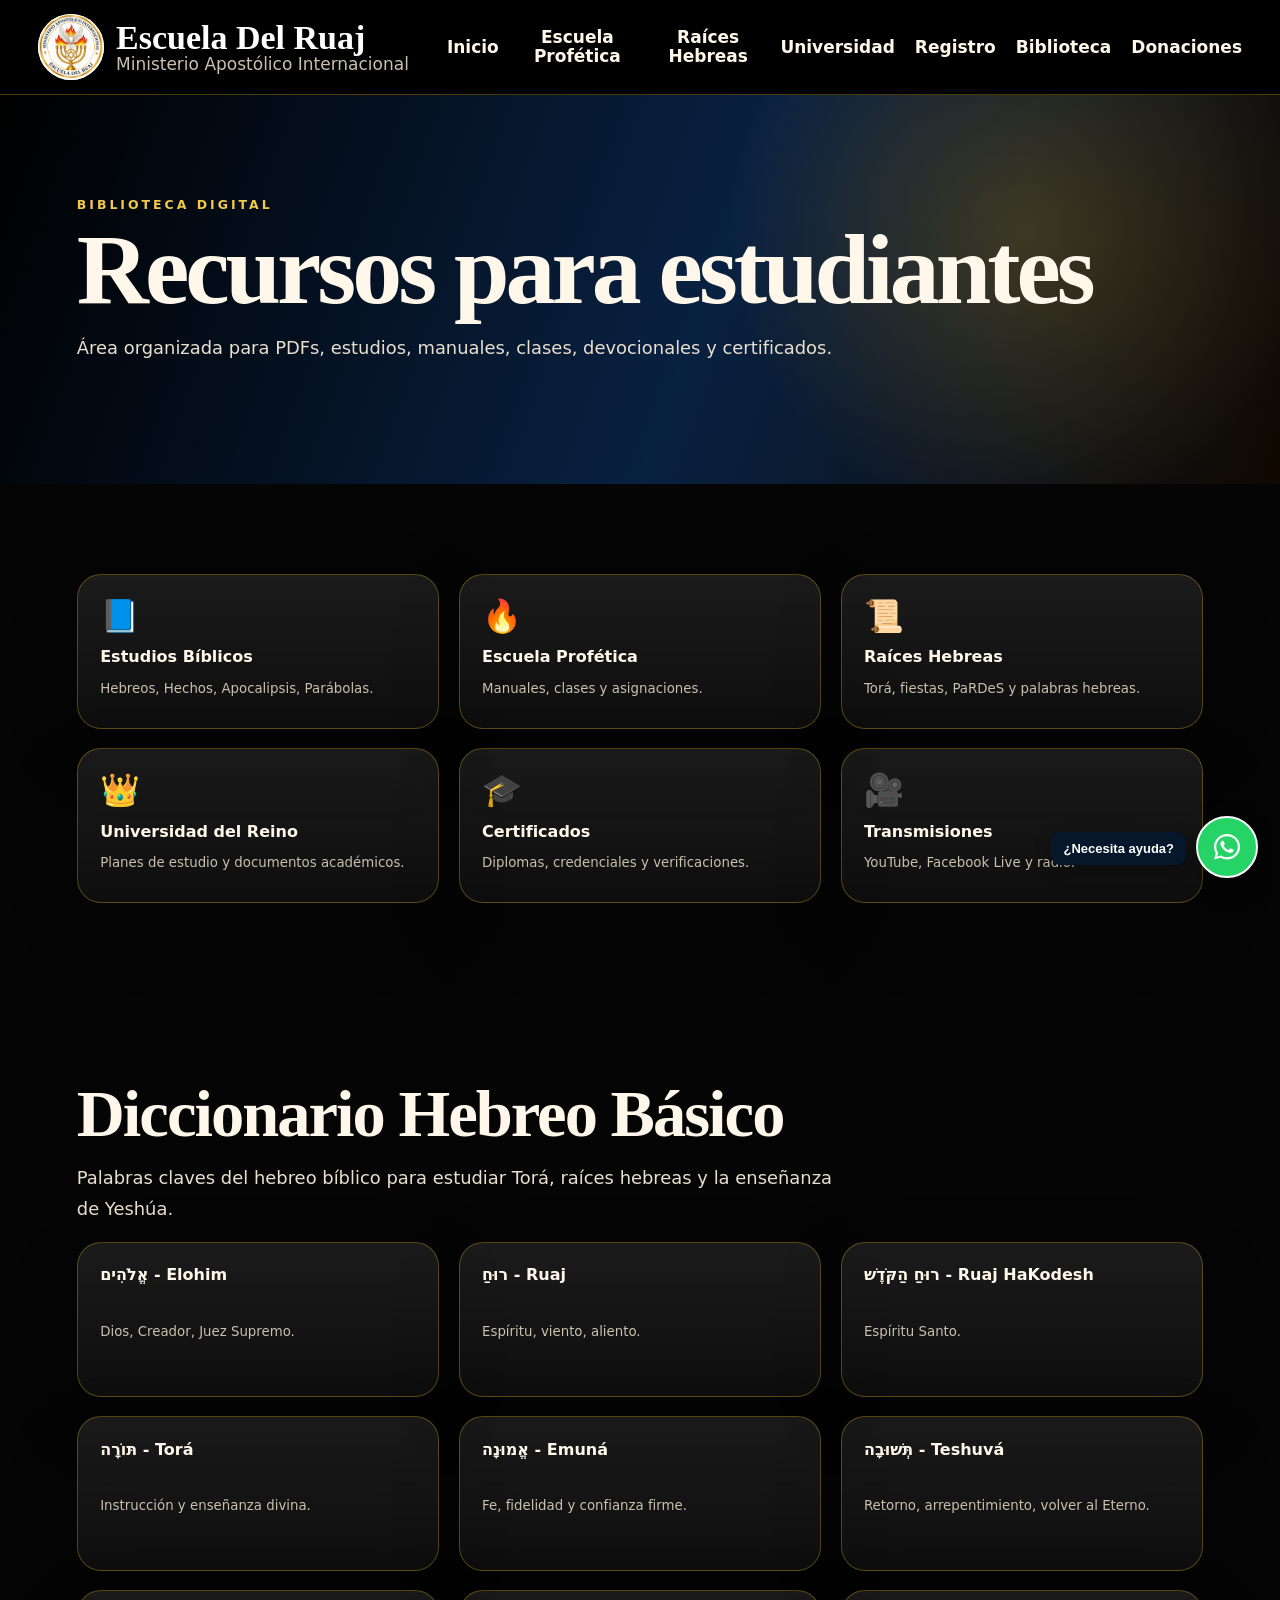
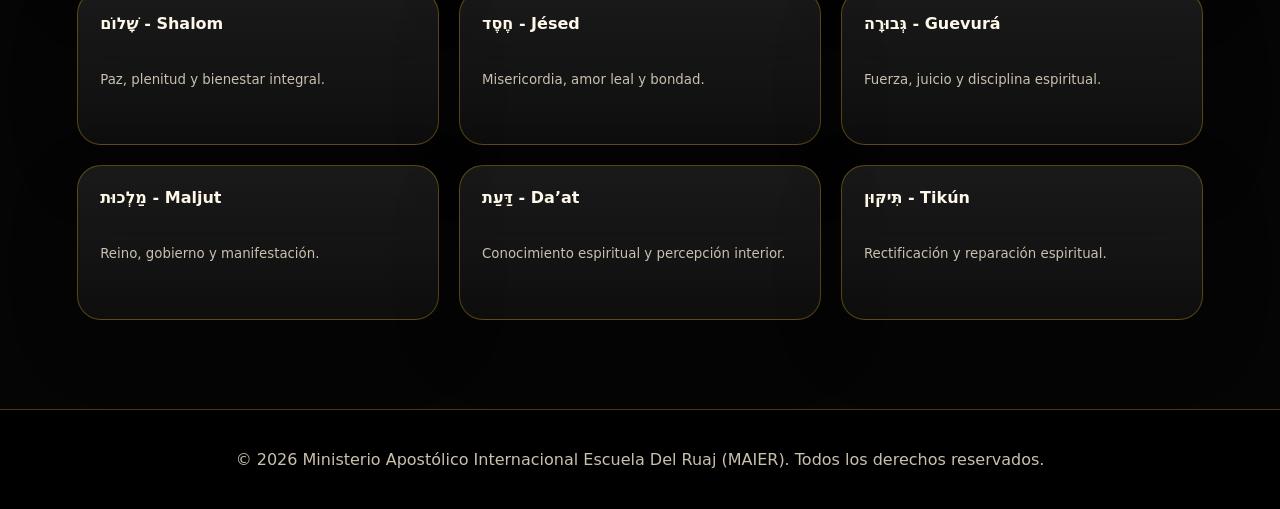
<file: biblioteca/index.html>
<!DOCTYPE html>
<html lang="es">
<head>
  <meta charset="UTF-8" />
  <meta name="viewport" content="width=device-width, initial-scale=1.0" />
  <link rel="icon" href="../assets/favicon.png" />
  <link rel="stylesheet" href="../styles.css" />
  <title>Biblioteca Digital | MAIER</title>

  <!-- Google tag (gtag.js) -->
  <script async src="https://www.googletagmanager.com/gtag/js?id=G-LTMYRYYGVL"></script>
  <script>
    window.dataLayer = window.dataLayer || [];
    function gtag(){dataLayer.push(arguments);}
    gtag('js', new Date());
    gtag('config', 'G-LTMYRYYGVL');
  </script>
</head>

<body>
<header class="topbar">
  <a class="brand" href="../index.html">
    <img src="../logoMAIER.png" alt="Logo oficial MAIER" />
    <div>
      <strong>Escuela Del Ruaj</strong>
      <span>Ministerio Apostólico Internacional</span>
    </div>
  </a>

  <button class="menu-btn" aria-label="Abrir menú">☰</button>

  <nav class="nav">
    <a href="../index.html">Inicio</a>
    <a href="../programas/escuela-profetica.html">Escuela Profética</a>
    <a href="../programas/raices-hebreas.html">Raíces Hebreas</a>
    <a href="../programas/universidad-del-reino.html">Universidad</a>
    <a href="../registro/index.html">Registro</a>
    <a href="../biblioteca/index.html">Biblioteca</a>
    <a href="../index.html#donaciones">Donaciones</a>
  </nav>
</header>

<main>
  <section class="page-hero">
    <p class="kicker">Biblioteca digital</p>
    <h1>Recursos para estudiantes</h1>
    <p class="lead">
      Área organizada para PDFs, estudios, manuales, clases, devocionales y certificados.
    </p>
  </section>

  <section class="section">
    <div class="library-grid">
      <a class="resource-card" href="../registro/index.html">
        <span>📘</span>
        <strong>Estudios Bíblicos</strong>
        <small>Hebreos, Hechos, Apocalipsis, Parábolas.</small>
      </a>

      <a class="resource-card" href="../programas/escuela-profetica.html">
        <span>🔥</span>
        <strong>Escuela Profética</strong>
        <small>Manuales, clases y asignaciones.</small>
      </a>

      <a class="resource-card" href="../programas/raices-hebreas.html">
        <span>📜</span>
        <strong>Raíces Hebreas</strong>
        <small>Torá, fiestas, PaRDeS y palabras hebreas.</small>
      </a>

      <a class="resource-card" href="../programas/universidad-del-reino.html">
        <span>👑</span>
        <strong>Universidad del Reino</strong>
        <small>Planes de estudio y documentos académicos.</small>
      </a>

      <a class="resource-card" href="../registro/index.html">
        <span>🎓</span>
        <strong>Certificados</strong>
        <small>Diplomas, credenciales y verificaciones.</small>
      </a>

      <a class="resource-card" href="../index.html#en-vivo">
        <span>🎥</span>
        <strong>Transmisiones</strong>
        <small>YouTube, Facebook Live y radio.</small>
      </a>
    </div>
  </section>

  <section class="section" id="diccionario-hebreo">
    <h2>Diccionario Hebreo Básico</h2>
    <p class="lead">
      Palabras claves del hebreo bíblico para estudiar Torá, raíces hebreas y la enseñanza de Yeshúa.
    </p>

    <div class="library-grid">
      <div class="resource-card"><strong>אֱלֹהִים - Elohim</strong><small>Dios, Creador, Juez Supremo.</small></div>
      <div class="resource-card"><strong>רוּחַ - Ruaj</strong><small>Espíritu, viento, aliento.</small></div>
      <div class="resource-card"><strong>רוּחַ הַקֹּדֶשׁ - Ruaj HaKodesh</strong><small>Espíritu Santo.</small></div>
      <div class="resource-card"><strong>תּוֹרָה - Torá</strong><small>Instrucción y enseñanza divina.</small></div>
      <div class="resource-card"><strong>אֱמוּנָה - Emuná</strong><small>Fe, fidelidad y confianza firme.</small></div>
      <div class="resource-card"><strong>תְּשׁוּבָה - Teshuvá</strong><small>Retorno, arrepentimiento, volver al Eterno.</small></div>
      <div class="resource-card"><strong>שָׁלוֹם - Shalom</strong><small>Paz, plenitud y bienestar integral.</small></div>
      <div class="resource-card"><strong>חֶסֶד - Jésed</strong><small>Misericordia, amor leal y bondad.</small></div>
      <div class="resource-card"><strong>גְּבוּרָה - Guevurá</strong><small>Fuerza, juicio y disciplina espiritual.</small></div>
      <div class="resource-card"><strong>מַלְכוּת - Maljut</strong><small>Reino, gobierno y manifestación.</small></div>
      <div class="resource-card"><strong>דַּעַת - Da’at</strong><small>Conocimiento espiritual y percepción interior.</small></div>
      <div class="resource-card"><strong>תִּיקּוּן - Tikún</strong><small>Rectificación y reparación espiritual.</small></div>
    </div>
  </section>
</main>

<footer>
  <p>© <span id="year"></span> Ministerio Apostólico Internacional Escuela Del Ruaj (MAIER). Todos los derechos reservados.</p>
</footer>

<script src="../script.js"></script>
</body>
</html>
</file>
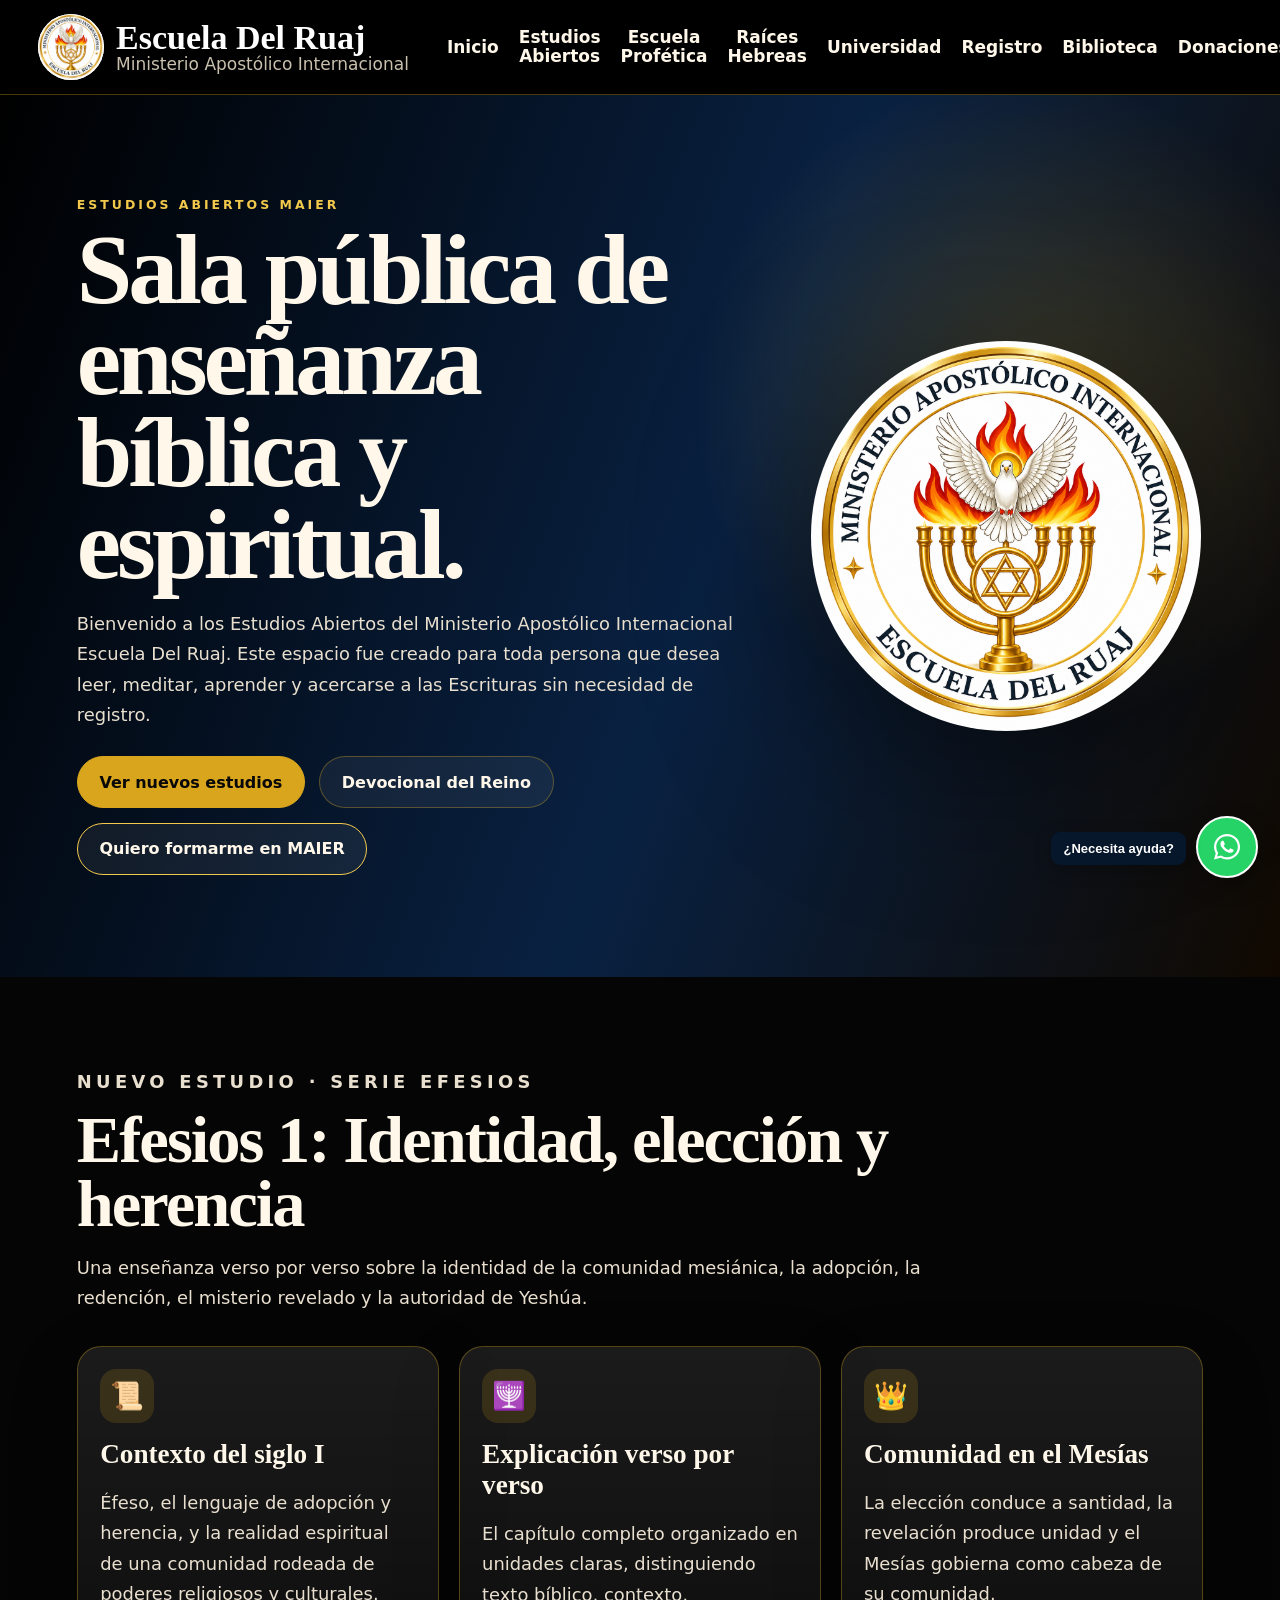
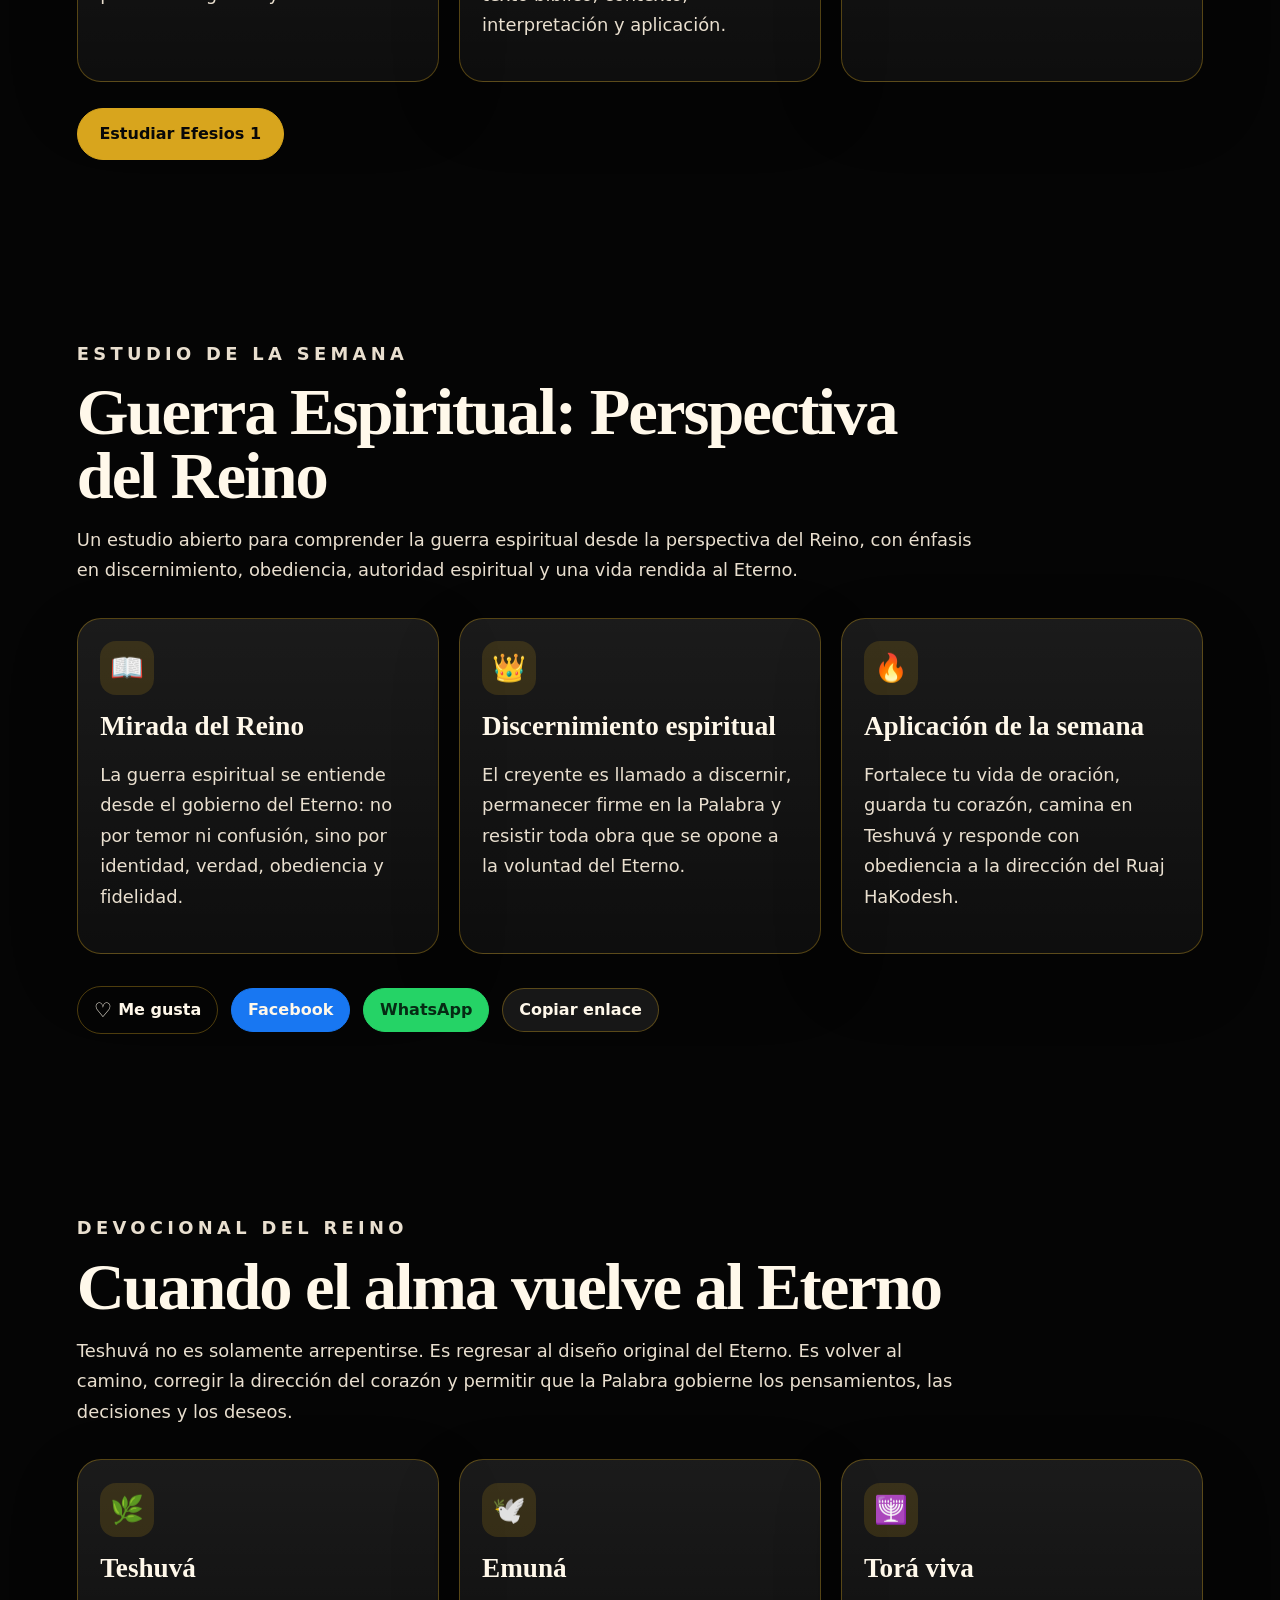
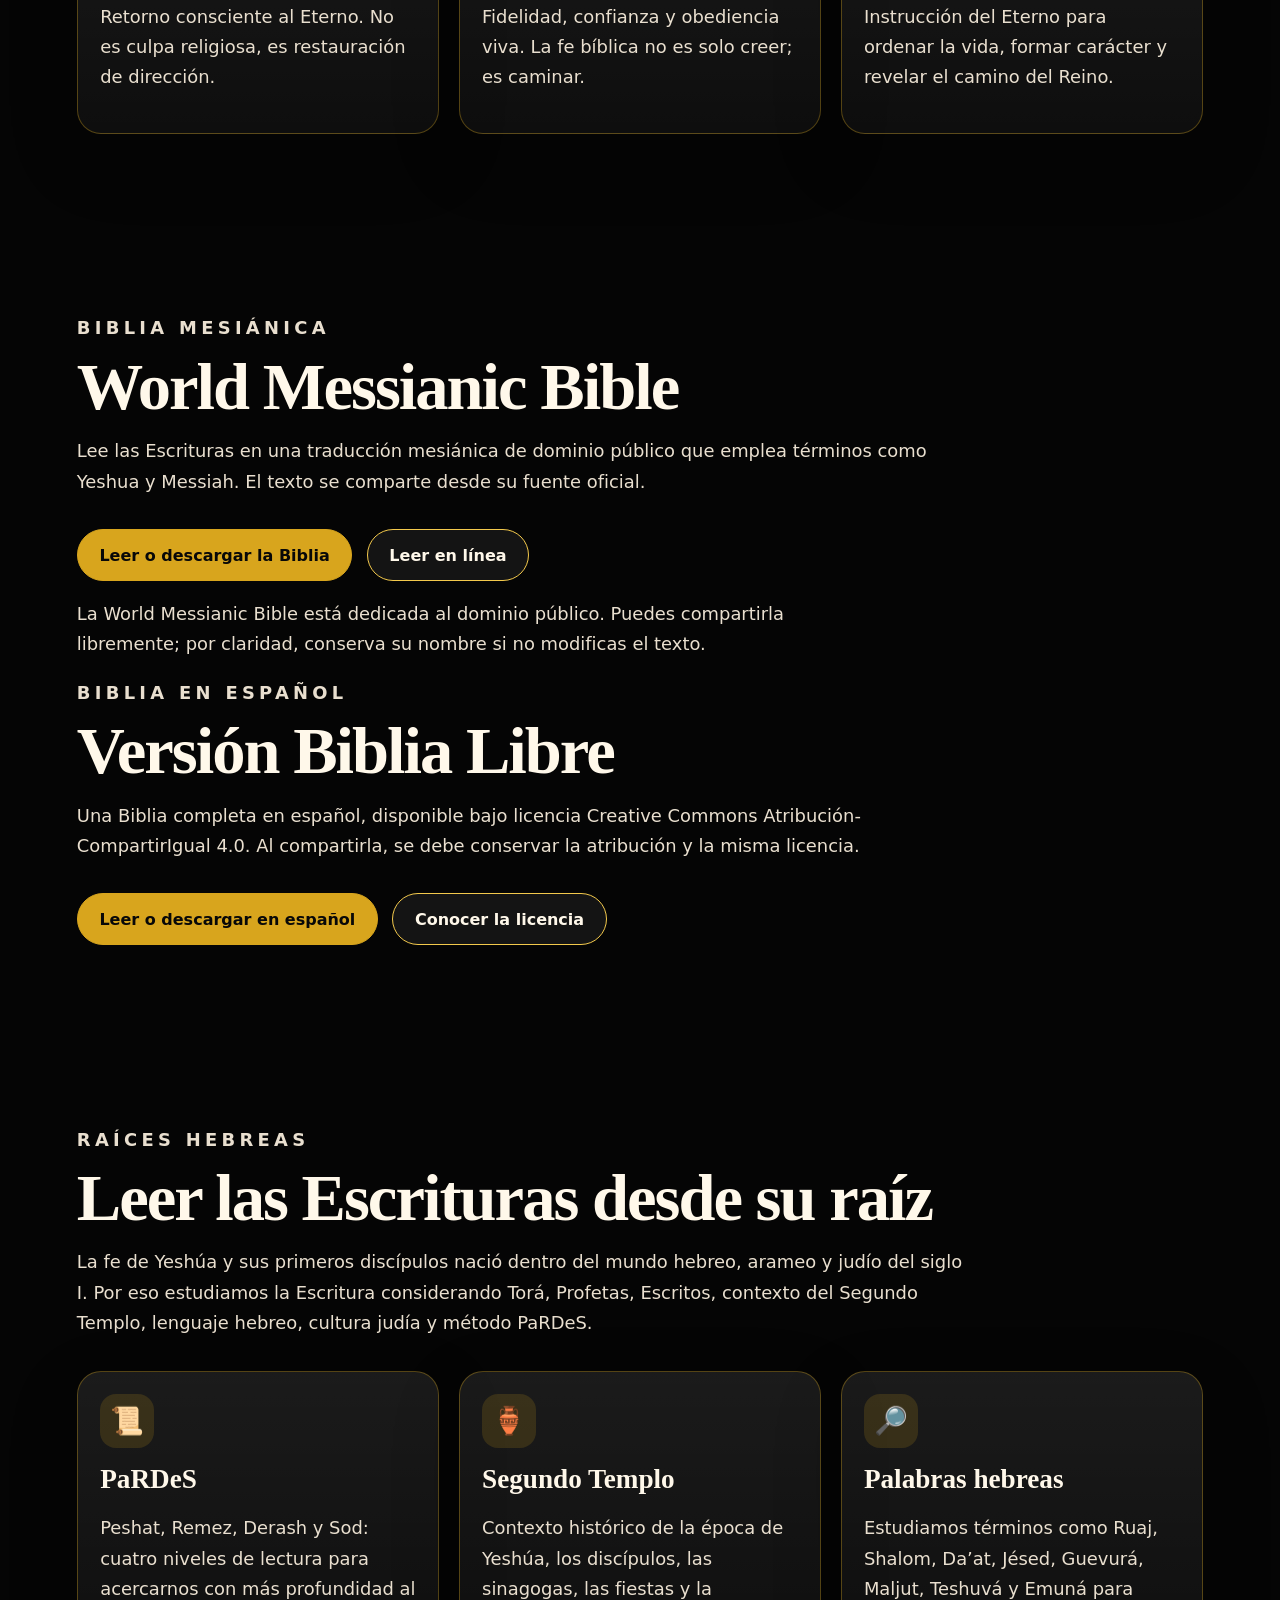
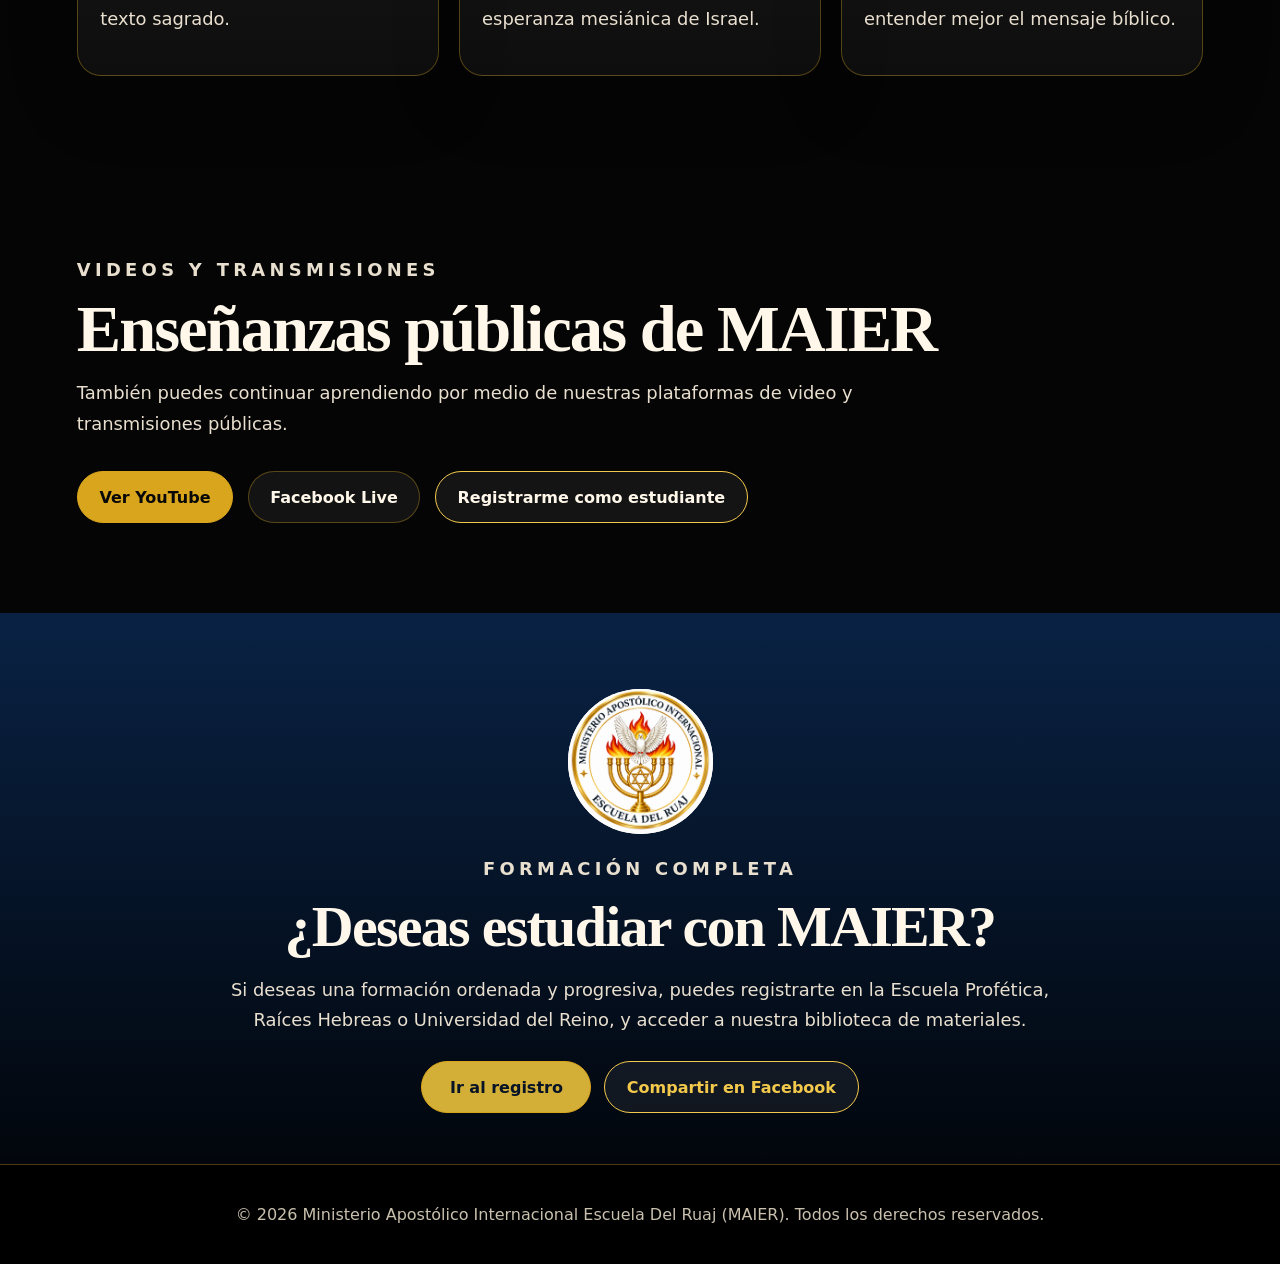
<file: estudios-abiertos/index.html>
<!DOCTYPE html>

<html lang="es">
<head>
<meta charset="UTF-8" />
<meta name="viewport" content="width=device-width, initial-scale=1.0" />
<link rel="icon" href="../assets/favicon.png" />
<link rel="stylesheet" href="../styles.css" />
<title>Estudios Abiertos MAIER | Escuela Del Ruaj</title>
<meta name="description" content="Estudios abiertos del Ministerio Apostólico Internacional Escuela Del Ruaj: enseñanzas bíblicas, raíces hebreas, devocionales, Torá, Reino y formación espiritual pública." />

  <!-- Google tag (gtag.js) -->
  <script async src="https://www.googletagmanager.com/gtag/js?id=G-LTMYRYYGVL"></script>
  <script>
    window.dataLayer = window.dataLayer || [];
    function gtag(){dataLayer.push(arguments);}
    gtag('js', new Date());
    gtag('config', 'G-LTMYRYYGVL');
  </script>
</head>

<body>
<header class="topbar">
  <a class="brand" href="../index.html">
    <img src="../logoMAIER.png" alt="Logo oficial MAIER" />
    <div>
      <strong>Escuela Del Ruaj</strong>
      <span>Ministerio Apostólico Internacional</span>
    </div>
  </a>

<button class="menu-btn" aria-label="Abrir menú">☰</button>

  <nav class="nav">
    <a href="../index.html">Inicio</a>
    <a href="../estudios-abiertos/index.html">Estudios Abiertos</a>
    <a href="../programas/escuela-profetica.html">Escuela Profética</a>
    <a href="../programas/raices-hebreas.html">Raíces Hebreas</a>
    <a href="../programas/universidad-del-reino.html">Universidad</a>
    <a href="../registro/index.html">Registro</a>
    <a href="../biblioteca/index.html">Biblioteca</a>
    <a href="../index.html#donaciones">Donaciones</a>
  </nav>
</header>

<main>

  <section class="hero">
    <div class="hero-inner">
      <p class="kicker">ESTUDIOS ABIERTOS MAIER</p>

  <h1>Sala pública de enseñanza bíblica y espiritual.</h1>

  <p class="lead">
    Bienvenido a los Estudios Abiertos del Ministerio Apostólico Internacional Escuela Del Ruaj. Este espacio fue creado para toda persona que desea leer, meditar, aprender y acercarse a las Escrituras sin necesidad de registro.
  </p>

  <div class="hero-actions">
    <a class="btn btn-primary" href="#nuevos-estudios">Ver nuevos estudios</a>
    <a class="btn" href="#devocional">Devocional del Reino</a>
    <a class="btn btn-outline" href="../registro/index.html">Quiero formarme en MAIER</a>
  </div>
</div>

<div class="hero-seal">
  <img src="../logoMAIER.png" alt="Logo oficial MAIER" />
</div>

  </section>

  <section class="section" id="nuevos-estudios">
    <div class="section-title">
      <p class="kicker">NUEVO ESTUDIO · SERIE EFESIOS</p>
      <h2>Efesios 1: Identidad, elección y herencia</h2>
      <p>
        Una enseñanza verso por verso sobre la identidad de la comunidad mesiánica,
        la adopción, la redención, el misterio revelado y la autoridad de Yeshúa.
      </p>
    </div>
    <div class="program-grid">
      <article class="program-card">
        <div class="icon">📜</div>
        <h3>Contexto del siglo I</h3>
        <p>Éfeso, el lenguaje de adopción y herencia, y la realidad espiritual de una comunidad rodeada de poderes religiosos y culturales.</p>
      </article>
      <article class="program-card">
        <div class="icon">🕎</div>
        <h3>Explicación verso por verso</h3>
        <p>El capítulo completo organizado en unidades claras, distinguiendo texto bíblico, contexto, interpretación y aplicación.</p>
      </article>
      <article class="program-card">
        <div class="icon">👑</div>
        <h3>Comunidad en el Mesías</h3>
        <p>La elección conduce a santidad, la revelación produce unidad y el Mesías gobierna como cabeza de su comunidad.</p>
      </article>
    </div>
    <div class="hero-actions">
      <a class="btn btn-primary" href="../estudios-abiertos/efesios-1.html">Estudiar Efesios 1</a>
    </div>
  </section>

  <section class="section" id="estudio-semana">
    <div class="section-title">
      <p class="kicker">ESTUDIO DE LA SEMANA</p>
      <h2>Guerra Espiritual: Perspectiva del Reino</h2>
      <p>
        Un estudio abierto para comprender la guerra espiritual desde la perspectiva del Reino, con énfasis en discernimiento, obediencia, autoridad espiritual y una vida rendida al Eterno.
      </p>
    </div>

<div class="program-grid">
  <article class="program-card">
    <div class="icon">📖</div>
    <h3>Mirada del Reino</h3>
    <p>
      La guerra espiritual se entiende desde el gobierno del Eterno: no por temor ni confusión, sino por identidad, verdad, obediencia y fidelidad.
    </p>
  </article>

  <article class="program-card">
    <div class="icon">👑</div>
    <h3>Discernimiento espiritual</h3>
    <p>
      El creyente es llamado a discernir, permanecer firme en la Palabra y resistir toda obra que se opone a la voluntad del Eterno.
    </p>
  </article>

  <article class="program-card">
    <div class="icon">🔥</div>
    <h3>Aplicación de la semana</h3>
    <p>
      Fortalece tu vida de oración, guarda tu corazón, camina en Teshuvá y responde con obediencia a la dirección del Ruaj HaKodesh.
    </p>
  </article>
</div>

    <div class="study-actions" aria-label="Reacciones y opciones para compartir">
      <button class="study-like" id="studyLike" type="button" aria-pressed="false"><span aria-hidden="true">♡</span> Me gusta</button>
      <a class="study-share study-share-facebook" id="shareFacebook" href="#" target="_blank" rel="noopener noreferrer">Facebook</a>
      <a class="study-share study-share-whatsapp" id="shareWhatsApp" href="#" target="_blank" rel="noopener noreferrer">WhatsApp</a>
      <button class="study-share study-share-copy" id="copyStudyLink" type="button">Copiar enlace</button>
    </div>

  </section>

  <section class="section" id="devocional">
    <div class="section-title">
      <p class="kicker">DEVOCIONAL DEL REINO</p>
      <h2>Cuando el alma vuelve al Eterno</h2>
      <p>
        Teshuvá no es solamente arrepentirse. Es regresar al diseño original del Eterno. Es volver al camino, corregir la dirección del corazón y permitir que la Palabra gobierne los pensamientos, las decisiones y los deseos.
      </p>
    </div>

<div class="program-grid">
  <article class="program-card">
    <div class="icon">🌿</div>
    <h3>Teshuvá</h3>
    <p>
      Retorno consciente al Eterno. No es culpa religiosa, es restauración de dirección.
    </p>
  </article>

  <article class="program-card">
    <div class="icon">🕊️</div>
    <h3>Emuná</h3>
    <p>
      Fidelidad, confianza y obediencia viva. La fe bíblica no es solo creer; es caminar.
    </p>
  </article>

  <article class="program-card">
    <div class="icon">🕎</div>
    <h3>Torá viva</h3>
    <p>
      Instrucción del Eterno para ordenar la vida, formar carácter y revelar el camino del Reino.
    </p>
  </article>
</div>

  </section>

  <section class="section" id="biblia-mesianica">
    <div class="section-title">
      <p class="kicker">BIBLIA MESIÁNICA</p>
      <h2>World Messianic Bible</h2>
      <p>
        Lee las Escrituras en una traducción mesiánica de dominio público que emplea términos como Yeshua y Messiah. El texto se comparte desde su fuente oficial.
      </p>
    </div>

    <div class="hero-actions">
      <a class="btn btn-primary" href="https://ebible.org/pdf/engwmb/engwmb_all.pdf" target="_blank" rel="noopener noreferrer">Leer o descargar la Biblia</a>
      <a class="btn btn-outline" href="https://ebible.org/bible/engwmb/" target="_blank" rel="noopener noreferrer">Leer en línea</a>
    </div>

    <p class="lead">
      La World Messianic Bible está dedicada al dominio público. Puedes compartirla libremente; por claridad, conserva su nombre si no modificas el texto.
    </p>

    <div class="section-title">
      <p class="kicker">BIBLIA EN ESPAÑOL</p>
      <h2>Versión Biblia Libre</h2>
      <p>
        Una Biblia completa en español, disponible bajo licencia Creative Commons Atribución-CompartirIgual 4.0. Al compartirla, se debe conservar la atribución y la misma licencia.
      </p>
    </div>

    <div class="hero-actions">
      <a class="btn btn-primary" href="https://ebible.org/pdf/spavbl/spavbl_all.pdf" target="_blank" rel="noopener noreferrer">Leer o descargar en español</a>
      <a class="btn btn-outline" href="https://www.freebibleversion.org/" target="_blank" rel="noopener noreferrer">Conocer la licencia</a>
    </div>
  </section>

  <section class="section">
    <div class="section-title">
      <p class="kicker">RAÍCES HEBREAS</p>
      <h2>Leer las Escrituras desde su raíz</h2>
      <p>
        La fe de Yeshúa y sus primeros discípulos nació dentro del mundo hebreo, arameo y judío del siglo I. Por eso estudiamos la Escritura considerando Torá, Profetas, Escritos, contexto del Segundo Templo, lenguaje hebreo, cultura judía y método PaRDeS.
      </p>
    </div>

<div class="program-grid">
  <article class="program-card">
    <div class="icon">📜</div>
    <h3>PaRDeS</h3>
    <p>
      Peshat, Remez, Derash y Sod: cuatro niveles de lectura para acercarnos con más profundidad al texto sagrado.
    </p>
  </article>

  <article class="program-card">
    <div class="icon">🏺</div>
    <h3>Segundo Templo</h3>
    <p>
      Contexto histórico de la época de Yeshúa, los discípulos, las sinagogas, las fiestas y la esperanza mesiánica de Israel.
    </p>
  </article>

  <article class="program-card">
    <div class="icon">🔎</div>
    <h3>Palabras hebreas</h3>
    <p>
      Estudiamos términos como Ruaj, Shalom, Da’at, Jésed, Guevurá, Maljut, Teshuvá y Emuná para entender mejor el mensaje bíblico.
    </p>
  </article>
</div>

  </section>

  <section class="section">
    <div class="section-title">
      <p class="kicker">VIDEOS Y TRANSMISIONES</p>
      <h2>Enseñanzas públicas de MAIER</h2>
      <p>
        También puedes continuar aprendiendo por medio de nuestras plataformas de video y transmisiones públicas.
      </p>
    </div>

<div class="hero-actions">
  <a class="btn btn-primary" href="https://www.youtube.com/@rayhernandezoficial" target="_blank" rel="noopener">Ver YouTube</a>
  <a class="btn" href="https://www.facebook.com/search/top/?q=ministerio%20apostolico%20internacional%20escuela%20del%20ruaj" target="_blank" rel="noopener">Facebook Live</a>
  <a class="btn btn-outline" href="../registro/index.html">Registrarme como estudiante</a>
</div>

  </section>

  <section class="section contact contact-study">
    <img src="../logoMAIER.png" alt="Logo oficial MAIER" />

    <p class="kicker">FORMACIÓN COMPLETA</p>

    <h2>¿Deseas estudiar con MAIER?</h2>

    <p class="contact-study-description">
      Si deseas una formación ordenada y progresiva, puedes registrarte en la Escuela Profética, Raíces Hebreas o Universidad del Reino, y acceder a nuestra biblioteca de materiales.
    </p>

    <div class="contact-study-actions">
      <a class="btn btn-primary" href="../registro/index.html">Ir al registro</a>
      <a class="btn btn-outline" href="https://www.facebook.com/sharer/sharer.php?u=https%3A%2F%2Fwww.escueladelruajoficial.org%2Festudios-abiertos%2F" target="_blank" rel="noopener">Compartir en Facebook</a>
    </div>
  </section>

</main>

<footer>
  <p>© <span id="year"></span> Ministerio Apostólico Internacional Escuela Del Ruaj (MAIER). Todos los derechos reservados.</p>
</footer>

<script>
(function () {
  const pageUrl = window.location.href;
  const shareText = "Estudio de la semana: Guerra Espiritual - Perspectiva del Reino | Escuela Del Ruaj";
  const likeButton = document.getElementById("studyLike");
  const facebook = document.getElementById("shareFacebook");
  const whatsapp = document.getElementById("shareWhatsApp");
  const copyButton = document.getElementById("copyStudyLink");
  const storageKey = "maier-weekly-study-liked";

  facebook.href = "https://www.facebook.com/sharer/sharer.php?u=" + encodeURIComponent(pageUrl);
  whatsapp.href = "https://wa.me/?text=" + encodeURIComponent(shareText + " " + pageUrl);

  function setLiked(liked) {
    likeButton.classList.toggle("is-liked", liked);
    likeButton.setAttribute("aria-pressed", String(liked));
    likeButton.querySelector("span").textContent = liked ? "♥" : "♡";
    likeButton.childNodes[1].nodeValue = liked ? " Te gusta" : " Me gusta";
  }

  setLiked(localStorage.getItem(storageKey) === "true");
  likeButton.addEventListener("click", function () {
    const liked = likeButton.getAttribute("aria-pressed") !== "true";
    localStorage.setItem(storageKey, String(liked));
    setLiked(liked);
  });
  copyButton.addEventListener("click", async function () {
    try {
      await navigator.clipboard.writeText(pageUrl);
      copyButton.textContent = "Enlace copiado";
    } catch (error) {
      window.prompt("Copia este enlace:", pageUrl);
    }
    window.setTimeout(function () { copyButton.textContent = "Copiar enlace"; }, 1800);
  });
})();
</script>

<script src="../script.js"></script>

</body>
</html>
</file>
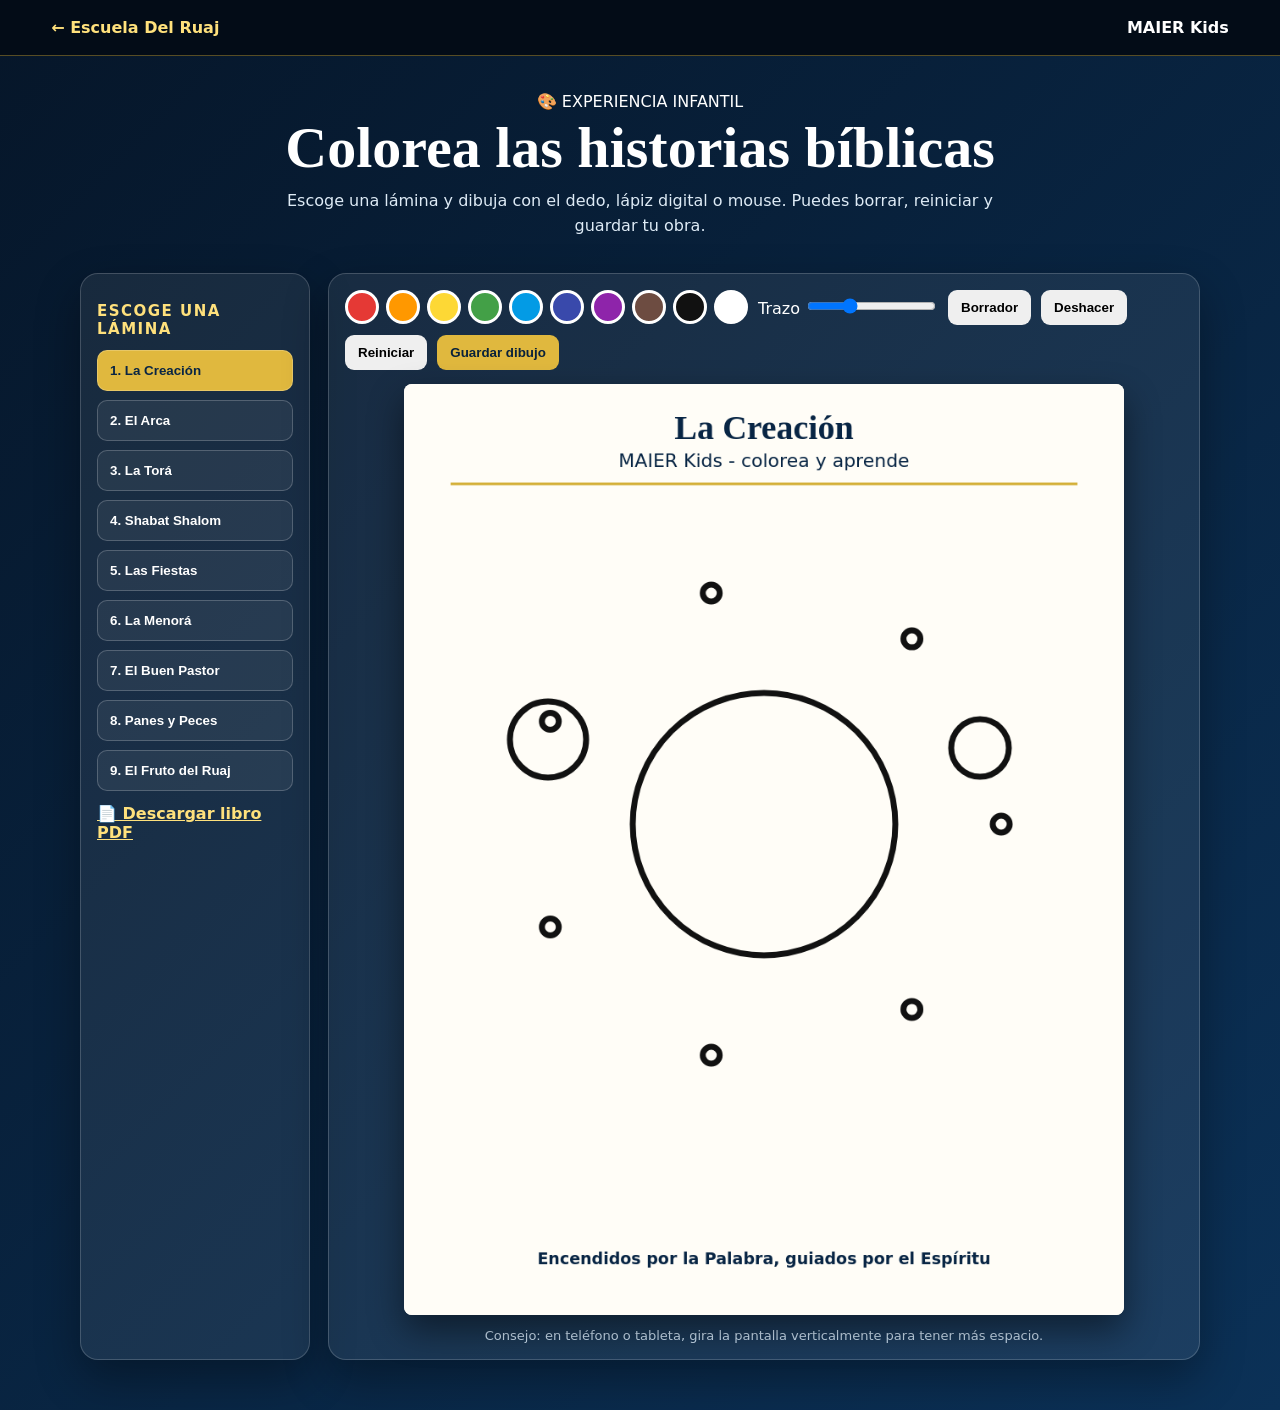
<file: maier-kids/index.html>
<!doctype html>
<html lang="es"><head><meta charset="utf-8"><meta name="viewport" content="width=device-width,initial-scale=1">
<title>MAIER Kids | Colorea en línea</title>
<style>
:root{--navy:#071b32;--blue:#0b3157;--gold:#e0b83e;--paper:#fffdf7}*{box-sizing:border-box}body{margin:0;font-family:system-ui,-apple-system,Segoe UI,sans-serif;background:linear-gradient(135deg,#061629,#0b3157);color:#fff}.top{padding:18px clamp(16px,4vw,54px);display:flex;justify-content:space-between;align-items:center;border-bottom:1px solid #d4af3766;background:#030c17}.top a{color:#ffe17c;text-decoration:none;font-weight:800}.hero{text-align:center;padding:36px 16px 22px}.hero h1{font:700 clamp(34px,7vw,58px)/1 Georgia,serif;margin:8px}.hero p{max-width:720px;margin:12px auto;color:#deebf6;line-height:1.55}.app{width:min(1120px,calc(100% - 24px));margin:0 auto 50px;display:grid;grid-template-columns:230px 1fr;gap:18px}.panel,.studio{background:#ffffff12;border:1px solid #ffffff2e;border-radius:18px;padding:16px;box-shadow:0 18px 45px #0005}.panel h2{font-size:15px;color:#ffe17c;text-transform:uppercase;letter-spacing:.1em}.pages{display:grid;gap:9px}.page{border:1px solid #ffffff35;background:#ffffff10;color:#fff;padding:12px;border-radius:10px;text-align:left;font-weight:750;cursor:pointer}.page.active{background:var(--gold);color:#092544}.toolbar{display:flex;flex-wrap:wrap;gap:10px;align-items:center;margin-bottom:14px}.colors{display:flex;gap:7px;flex-wrap:wrap}.color{width:34px;height:34px;border:3px solid #fff;border-radius:50%;cursor:pointer}.tool{border:0;border-radius:9px;padding:10px 13px;font-weight:800;cursor:pointer}.download{background:var(--gold);color:#08213b;text-decoration:none}.stage{position:relative;width:min(100%,720px);aspect-ratio:8.5/11;margin:auto;background:var(--paper);border-radius:8px;overflow:hidden;box-shadow:0 15px 35px #0007;touch-action:none}.stage canvas{position:absolute;inset:0;width:100%;height:100%}#draw{cursor:crosshair}.hint{text-align:center;color:#cfe3f5;font-size:13px;margin:13px 0 0}.pdf{display:inline-flex;margin-top:13px;color:#ffe17c;font-weight:800}@media(max-width:760px){.app{grid-template-columns:1fr}.pages{grid-template-columns:repeat(2,1fr)}.panel{order:2}.studio{order:1;padding:10px}.tool{padding:9px}.stage{width:100%}}
</style></head><body>
<header class="top"><a href="../">← Escuela Del Ruaj</a><strong>MAIER Kids</strong></header>
<section class="hero"><span>🎨 EXPERIENCIA INFANTIL</span><h1>Colorea las historias bíblicas</h1><p>Escoge una lámina y dibuja con el dedo, lápiz digital o mouse. Puedes borrar, reiniciar y guardar tu obra.</p></section>
<main class="app">
<aside class="panel"><h2>Escoge una lámina</h2><div class="pages" id="pages"></div><a class="pdf" href="../maier-kids/MAIER-Kids-Libro-Mesianico-Para-Colorear.pdf" download>📄 Descargar libro PDF</a></aside>
<section class="studio"><div class="toolbar"><div class="colors" id="colors"></div><label>Trazo <input id="size" type="range" min="3" max="32" value="12"></label><button class="tool" id="eraser">Borrador</button><button class="tool" id="undo">Deshacer</button><button class="tool" id="clear">Reiniciar</button><button class="tool download" id="save">Guardar dibujo</button></div><div class="stage"><canvas id="base" width="850" height="1100"></canvas><canvas id="draw" width="850" height="1100"></canvas></div><p class="hint">Consejo: en teléfono o tableta, gira la pantalla verticalmente para tener más espacio.</p></section>
</main>
<script>
const names=['La Creación','El Arca','La Torá','Shabat Shalom','Las Fiestas','La Menorá','El Buen Pastor','Panes y Peces','El Fruto del Ruaj'];
const pages=document.querySelector('#pages');names.forEach((n,i)=>{let b=document.createElement('button');b.className='page';b.textContent=(i+1)+'. '+n;b.onclick=()=>load(i);pages.appendChild(b)});
const palette=['#e53935','#ff9800','#fdd835','#43a047','#039be5','#3949ab','#8e24aa','#6d4c41','#111111','#ffffff'];let color='#e53935',erase=false;
palette.forEach(v=>{let b=document.createElement('button');b.className='color';b.style.background=v;b.title=v;b.onclick=()=>{color=v;erase=false};document.querySelector('#colors').appendChild(b)});
const base=document.querySelector('#base'),draw=document.querySelector('#draw'),b=base.getContext('2d'),d=draw.getContext('2d');let active=false,last=null,history=[];
function line(x1,y1,x2,y2){b.beginPath();b.moveTo(x1,y1);b.lineTo(x2,y2);b.stroke()}function circle(x,y,r){b.beginPath();b.arc(x,y,r,0,Math.PI*2);b.stroke()}function ellipse(x,y,rx,ry){b.beginPath();b.ellipse(x,y,rx,ry,0,0,Math.PI*2);b.stroke()}function label(t,s){b.fillStyle='#082544';b.font='bold 40px Georgia';b.textAlign='center';b.fillText(t,425,65);b.font='22px system-ui';b.fillText(s,425,98);b.strokeStyle='#d4af37';b.lineWidth=3;line(55,118,795,118);b.strokeStyle='#111';b.lineWidth=7;b.lineCap='round';b.lineJoin='round'}
function menorah(x,y,s=1){line(x,y,x,y-200*s);line(x-80*s,y,x+80*s,y);for(let q=-3;q<=3;q++){let xx=x+q*52*s,top=y-200*s+Math.abs(q)*23*s;line(xx,top,xx,top-32*s);ellipse(xx,top-43*s,13*s,18*s)}for(let q=1;q<=3;q++){b.beginPath();b.moveTo(x,y-125*s);b.quadraticCurveTo(x+q*52*s,y-150*s,x+q*52*s,y-200*s+q*23*s);b.stroke();b.beginPath();b.moveTo(x,y-125*s);b.quadraticCurveTo(x-q*52*s,y-150*s,x-q*52*s,y-200*s+q*23*s);b.stroke()}}
function fish(x,y,s=1){ellipse(x,y,90*s,43*s);b.beginPath();b.moveTo(x-90*s,y);b.lineTo(x-155*s,y-48*s);b.lineTo(x-155*s,y+48*s);b.closePath();b.stroke();circle(x+55*s,y-12*s,5*s)}
function load(i){document.querySelectorAll('.page').forEach((x,j)=>x.classList.toggle('active',i===j));b.fillStyle='#fffdf7';b.fillRect(0,0,850,1100);label(names[i],'MAIER Kids - colorea y aprende');
 if(i===0){circle(425,520,155);circle(170,420,45);circle(680,430,34);for(let k=0;k<7;k++){let a=k*Math.PI*2/7;circle(425+280*Math.cos(a),520+280*Math.sin(a),10)}}
 if(i===1){b.beginPath();b.arc(425,570,285,Math.PI,0);b.stroke();line(140,570,710,570);b.strokeRect(245,570,360,190);line(425,570,425,760);for(let k=0;k<7;k++)circle(215+k*70,465-Math.abs(3-k)*28,15)}
 if(i===2){b.strokeRect(155,270,540,560);for(let x of [150,700]){ellipse(x,285,22,35);ellipse(x,815,22,35)}b.font='bold 95px Georgia';b.fillText('TORÁ',425,580)}
 if(i===3){b.strokeRect(160,330,190,300);b.strokeRect(500,330,190,300);for(let x of [255,595]){line(x,330,x,255);ellipse(x,235,18,28)}ellipse(425,760,170,55);b.beginPath();b.arc(425,735,105,Math.PI,0);b.stroke()}
 if(i===4){circle(425,545,210);menorah(425,645,.62);for(let k=0;k<8;k++){let a=k*Math.PI/4;circle(425+290*Math.cos(a),545+290*Math.sin(a),20)}}
 if(i===5)menorah(425,730,1.35);
 if(i===6){b.beginPath();b.arc(425,650,190,Math.PI*.1,Math.PI*1.55);b.stroke();for(let k=0;k<5;k++){let x=180+k*125,y=720+(k%2)*60;ellipse(x,y,52,32);circle(x+62,y,27);line(x-25,y+30,x-25,y+75);line(x+20,y+30,x+20,y+75)}}
 if(i===7){fish(285,430,.75);fish(560,430,.75);for(let k=0;k<5;k++)ellipse(255+(k%3)*170,650+Math.floor(k/3)*110,70,35)}
 if(i===8){b.beginPath();b.moveTo(290,440);b.bezierCurveTo(345,330,490,325,560,430);b.bezierCurveTo(510,310,535,235,610,180);b.bezierCurveTo(475,200,365,270,340,380);b.closePath();b.stroke();for(let k=0;k<5;k++){let x=180+k*125,y=700+(k%2)*75;b.beginPath();b.arc(x,y,50,Math.PI,0);b.lineTo(x,y+60);b.closePath();b.stroke()}}
 b.font='bold 19px system-ui';b.fillText('Encendidos por la Palabra, guiados por el Espíritu',425,1040);d.clearRect(0,0,850,1100);history=[]}
function pos(e){let r=draw.getBoundingClientRect(),p=e.touches?e.touches[0]:e;return{x:(p.clientX-r.left)*850/r.width,y:(p.clientY-r.top)*1100/r.height}}
function start(e){e.preventDefault();history.push(d.getImageData(0,0,850,1100));if(history.length>15)history.shift();active=true;last=pos(e)}function move(e){if(!active)return;e.preventDefault();let p=pos(e);d.globalCompositeOperation=erase?'destination-out':'source-over';d.strokeStyle=color;d.lineWidth=+document.querySelector('#size').value;d.lineCap='round';d.lineJoin='round';d.beginPath();d.moveTo(last.x,last.y);d.lineTo(p.x,p.y);d.stroke();last=p}function end(){active=false}
draw.addEventListener('pointerdown',start);draw.addEventListener('pointermove',move);window.addEventListener('pointerup',end);document.querySelector('#eraser').onclick=()=>erase=true;document.querySelector('#clear').onclick=()=>{d.clearRect(0,0,850,1100);history=[]};document.querySelector('#undo').onclick=()=>{let x=history.pop();if(x)d.putImageData(x,0,0)};document.querySelector('#save').onclick=()=>{let o=document.createElement('canvas');o.width=850;o.height=1100;let x=o.getContext('2d');x.drawImage(base,0,0);x.drawImage(draw,0,0);let a=document.createElement('a');a.download='mi-dibujo-maier-kids.png';a.href=o.toDataURL('image/png');a.click()};load(0);
</script></body></html>
</file>
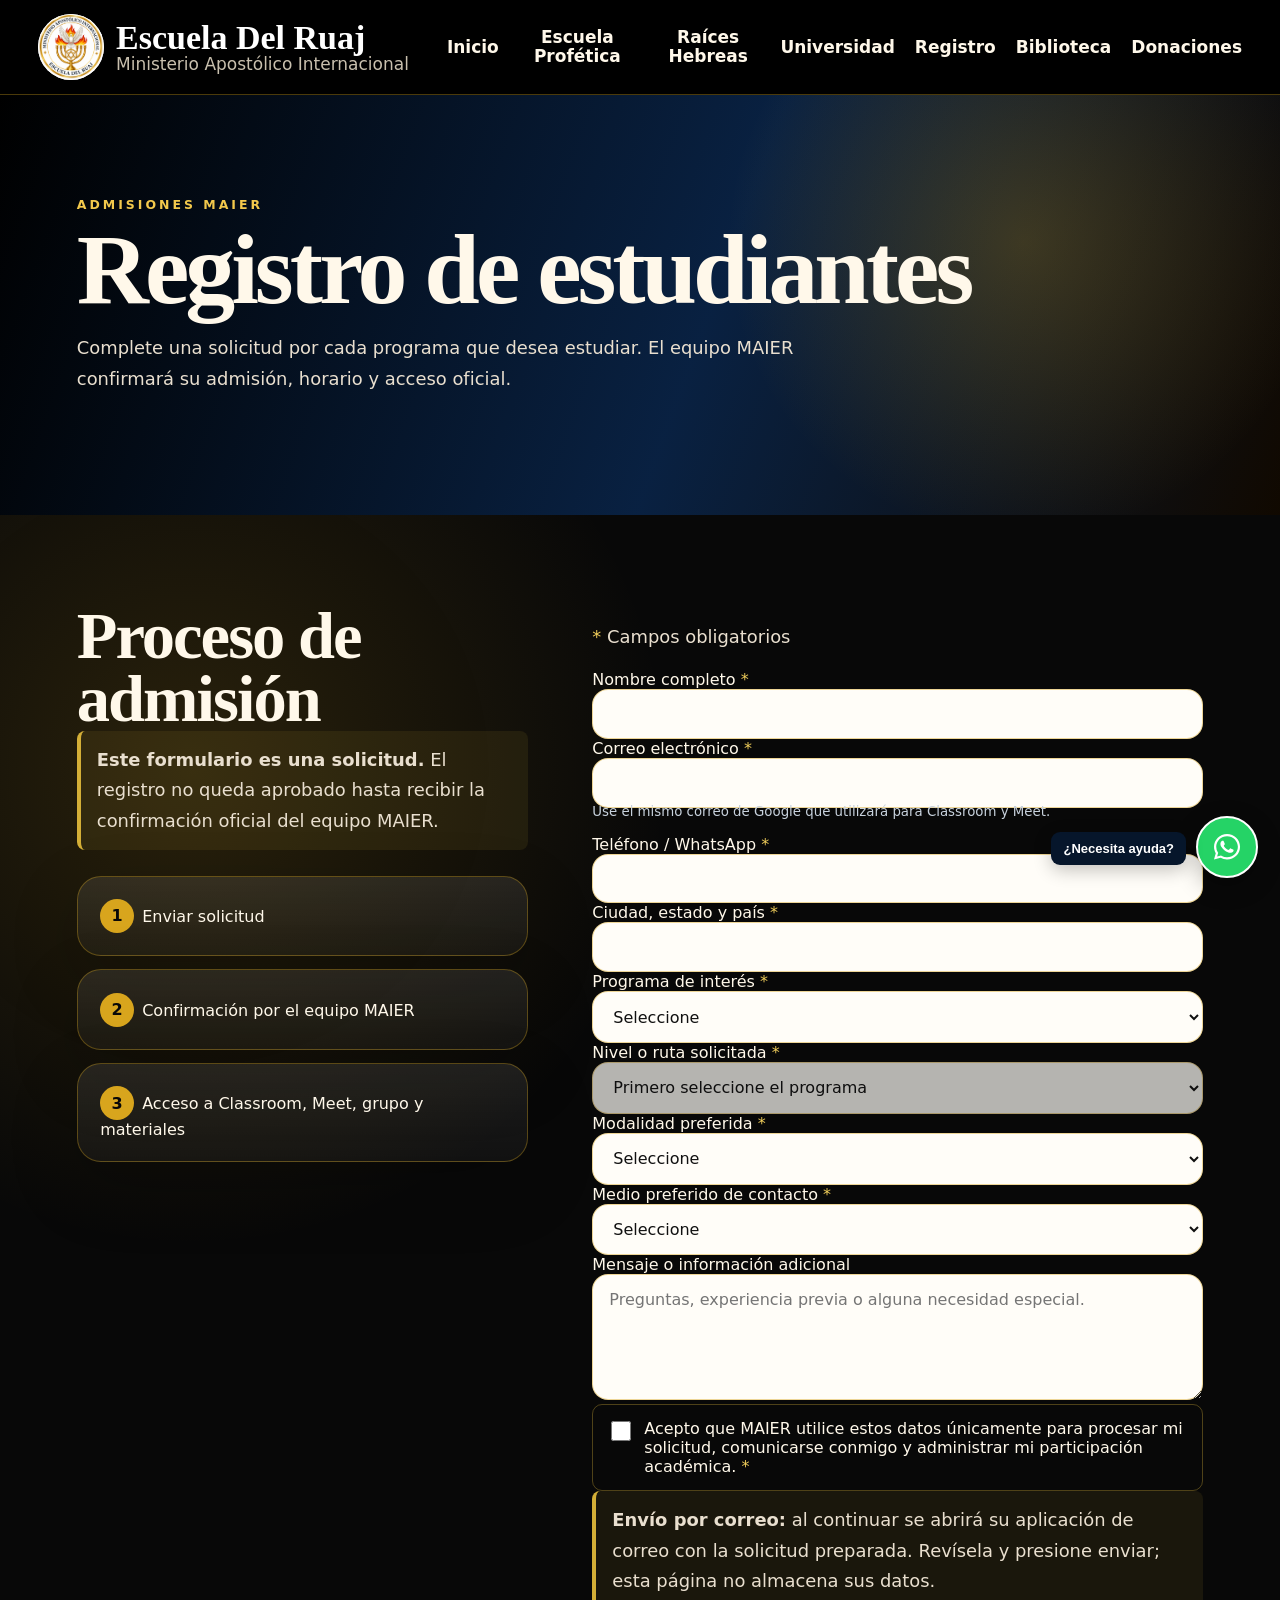
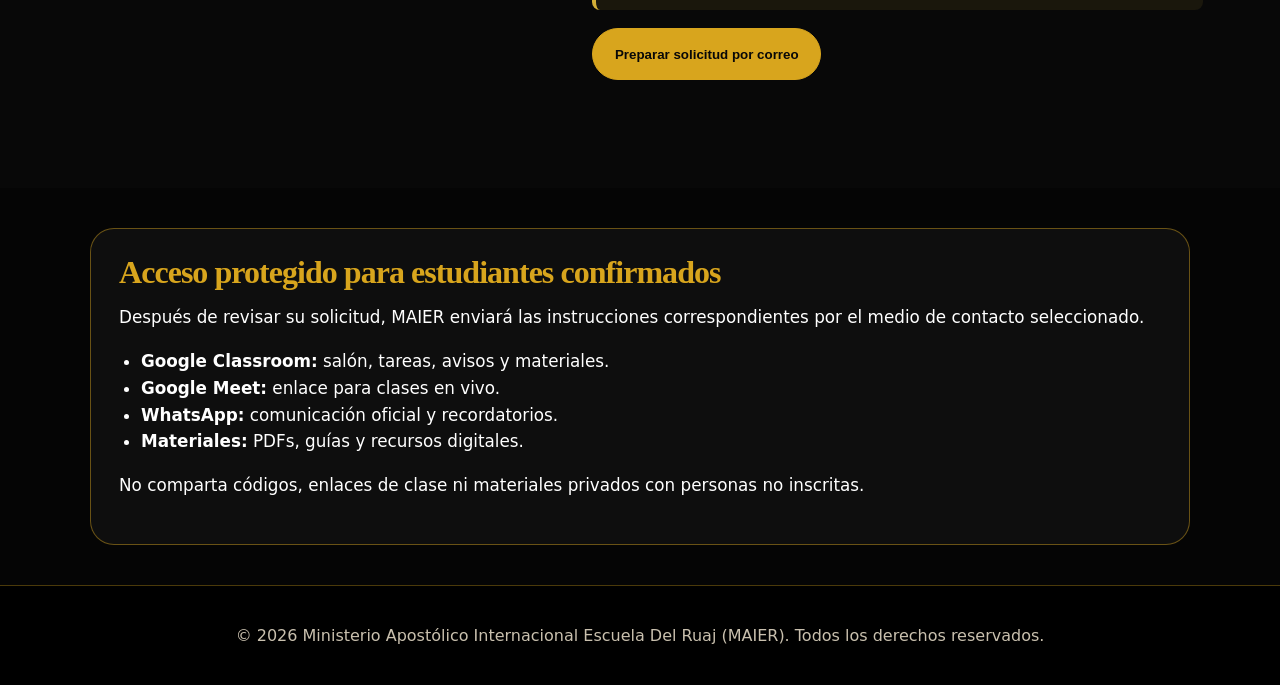
<file: registro/index.html>
<!DOCTYPE html>
<html lang="es">
<head><meta charset="UTF-8" />
<meta name="viewport" content="width=device-width, initial-scale=1.0" />
<link rel="icon" href="../assets/favicon.png" />
<link rel="stylesheet" href="../styles.css" /><title>Registro de Estudiantes | MAIER</title>
  <!-- Google tag (gtag.js) -->
  <script async src="https://www.googletagmanager.com/gtag/js?id=G-LTMYRYYGVL"></script>
  <script>
    window.dataLayer = window.dataLayer || [];
    function gtag(){dataLayer.push(arguments);}
    gtag('js', new Date());
    gtag('config', 'G-LTMYRYYGVL');
  </script>
<style>
.registration-note{margin:0 0 18px;padding:14px 16px;border-left:4px solid #d4af37;border-radius:8px;background:rgba(212,175,55,.09);color:#eef3f8;line-height:1.55}
.registration-layout form small{display:block;margin:-5px 0 13px;color:#c8d2dd;line-height:1.4}.consent-label{display:grid!important;grid-template-columns:auto 1fr;gap:10px;align-items:start;padding:14px;border:1px solid rgba(212,175,55,.35);border-radius:10px}.consent-label input{width:20px!important;height:20px;margin-top:2px}.required-note{color:#c8d2dd;font-size:14px}.required-mark{color:#f2cf5b}.form-status{margin-top:12px;color:#f2cf5b;font-weight:700}
</style></head>
<body>
<header class="topbar">
  <a class="brand" href="../index.html">
    <img src="../logoMAIER.png" alt="Logo oficial MAIER" />
    <div><strong>Escuela Del Ruaj</strong><span>Ministerio Apostólico Internacional</span></div>
  </a>
  <button class="menu-btn" aria-label="Abrir menú">☰</button>
  <nav class="nav">
    <a href="../index.html">Inicio</a>
    <a href="../programas/escuela-profetica.html">Escuela Profética</a>
    <a href="../programas/raices-hebreas.html">Raíces Hebreas</a>
    <a href="../programas/universidad-del-reino.html">Universidad</a>
    <a href="../registro/index.html">Registro</a>
    <a href="../biblioteca/index.html">Biblioteca</a>
    <a href="../index.html#donaciones">Donaciones</a>
  </nav>
</header>
<main>
<section class="page-hero"><p class="kicker">Admisiones MAIER</p><h1>Registro de estudiantes</h1><p class="lead">Complete una solicitud por cada programa que desea estudiar. El equipo MAIER confirmará su admisión, horario y acceso oficial.</p></section>
<section class="section section-dark">
  <div class="registration-layout">
    <div>
      <h2>Proceso de admisión</h2><p class="registration-note"><strong>Este formulario es una solicitud.</strong> El registro no queda aprobado hasta recibir la confirmación oficial del equipo MAIER.</p>
      <div class="process"><div><strong>1</strong><span>Enviar solicitud</span></div><div><strong>2</strong><span>Confirmación por el equipo MAIER</span></div><div><strong>3</strong><span>Acceso a Classroom, Meet, grupo y materiales</span></div></div>
    </div>
    <form id="registro-estudiantes">
      <input type="hidden" name="origen" value="web-maier" />
      <p class="required-note"><span class="required-mark">*</span> Campos obligatorios</p>
      <label for="nombre">Nombre completo <span class="required-mark">*</span><input id="nombre" type="text" name="nombre" autocomplete="name" minlength="3" maxlength="100" required /></label>
      <label for="email">Correo electrónico <span class="required-mark">*</span><input id="email" type="email" name="email" autocomplete="email" maxlength="150" required /></label>
      <small>Use el mismo correo de Google que utilizará para Classroom y Meet.</small>
      <label for="telefono">Teléfono / WhatsApp <span class="required-mark">*</span><input id="telefono" type="tel" name="telefono" autocomplete="tel" inputmode="tel" minlength="7" maxlength="25" required /></label>
      <label for="ubicacion">Ciudad, estado y país <span class="required-mark">*</span><input id="ubicacion" type="text" name="ubicacion" autocomplete="address-level2" minlength="3" maxlength="120" required /></label>
      <label for="programa">Programa de interés <span class="required-mark">*</span><select id="programa" name="programa" required><option value="">Seleccione</option><option>Escuela Profética</option><option>Raíces Hebreas</option><option>Universidad del Reino</option><option>Capellanía / Credenciales</option><option>Biblioteca / Materiales</option></select></label>
      <label for="nivel">Nivel o ruta solicitada <span class="required-mark">*</span><select id="nivel" name="nivel" required disabled><option value="">Primero seleccione el programa</option></select></label>
      <label for="modalidad">Modalidad preferida <span class="required-mark">*</span><select id="modalidad" name="modalidad" required><option value="">Seleccione</option><option>En línea</option><option>Presencial en Northfield, NJ</option><option>Necesito orientación</option></select></label>
      <label for="contacto">Medio preferido de contacto <span class="required-mark">*</span><select id="contacto" name="contacto_preferido" required><option value="">Seleccione</option><option>WhatsApp</option><option>Correo electrónico</option><option>Llamada telefónica</option></select></label>
      <label for="mensaje">Mensaje o información adicional<textarea id="mensaje" name="mensaje" rows="5" maxlength="1000" placeholder="Preguntas, experiencia previa o alguna necesidad especial."></textarea></label>
      <label class="consent-label" for="consentimiento"><input id="consentimiento" type="checkbox" name="consentimiento" value="Acepto" required /><span>Acepto que MAIER utilice estos datos únicamente para procesar mi solicitud, comunicarse conmigo y administrar mi participación académica. <span class="required-mark">*</span></span></label>
      <p class="registration-note"><strong>Envío por correo:</strong> al continuar se abrirá su aplicación de correo con la solicitud preparada. Revísela y presione enviar; esta página no almacena sus datos.</p>
      <button class="btn btn-primary" type="submit">Preparar solicitud por correo</button>
      <p class="form-status" aria-live="polite"></p>
    </form>
  </div>
</section>
<section class="access-info">
  <h2>Acceso protegido para estudiantes confirmados</h2>
  <p>Después de revisar su solicitud, MAIER enviará las instrucciones correspondientes por el medio de contacto seleccionado.</p>
  <ul><li><strong>Google Classroom:</strong> salón, tareas, avisos y materiales.</li><li><strong>Google Meet:</strong> enlace para clases en vivo.</li><li><strong>WhatsApp:</strong> comunicación oficial y recordatorios.</li><li><strong>Materiales:</strong> PDFs, guías y recursos digitales.</li></ul>
  <p>No comparta códigos, enlaces de clase ni materiales privados con personas no inscritas.</p>
</section>
</main>
<footer>
  <p>© <span id="year"></span> Ministerio Apostólico Internacional Escuela Del Ruaj (MAIER). Todos los derechos reservados.</p>
</footer>
<script src="../script.js"></script><script>
document.addEventListener("DOMContentLoaded",function(){
 const form=document.querySelector("#registro-estudiantes"),programa=document.querySelector("#programa"),nivel=document.querySelector("#nivel");
 const levels={"Escuela Profética":["Nivel 1","Nivel 2","Nivel 3"],"Raíces Hebreas":["Nivel 1","Nivel 2","Nivel 3"],"Universidad del Reino":["Asociado","Bachillerato","Maestría","Doctorado"],"Capellanía / Credenciales":["Capellanía","Credenciales ministeriales","Necesito orientación"],"Biblioteca / Materiales":["Biblioteca digital","Materiales de estudio"]};
 programa.addEventListener("change",function(){const values=levels[programa.value]||[];nivel.innerHTML='<option value="">Seleccione</option>'+values.map(v=>'<option>'+v+'</option>').join('');nivel.disabled=!values.length});
 const button=form.querySelector('button[type="submit"]'),status=form.querySelector(".form-status"),original=button.textContent;
 function showError(message){let e=form.querySelector(".form-error");if(!e){e=document.createElement("p");e.className="form-error";e.setAttribute("role","alert");form.appendChild(e)}e.textContent=message}
 form.addEventListener("submit",async function(event){
  event.preventDefault();if(!form.reportValidity())return;button.disabled=true;button.textContent="Enviando…";status.textContent="Procesando su solicitud.";
  const formData=new FormData(form),data=Object.fromEntries(formData.entries());
  try{
   const lines=[
    "Solicitud de admisión MAIER",
    "",
    "Nombre completo: "+(data.nombre||""),
    "Correo electrónico: "+(data.email||""),
    "Teléfono / WhatsApp: "+(data.telefono||""),
    "Ubicación: "+(data.ubicacion||""),
    "Programa: "+(data.programa||""),
    "Nivel o ruta: "+(data.nivel||""),
    "Modalidad: "+(data.modalidad||""),
    "Medio preferido: "+(data.contacto_preferido||""),
    "Mensaje: "+(data.mensaje||""),
    "",
    "Consentimiento: "+(data.consentimiento||"")
   ];
   status.textContent="Se abrirá su correo para que revise y envíe la solicitud.";
   window.location.href="mailto:rayhernandezoficial@gmail.com?subject="+encodeURIComponent("Solicitud de admisión MAIER")+"&body="+encodeURIComponent(lines.join("\n"));
  }catch(e){console.error(e);status.textContent="";showError("No pudimos enviar su solicitud. Inténtelo nuevamente o comuníquese por WhatsApp.");button.disabled=false;button.textContent=original}
 });
});
</script></body></html>
</file>
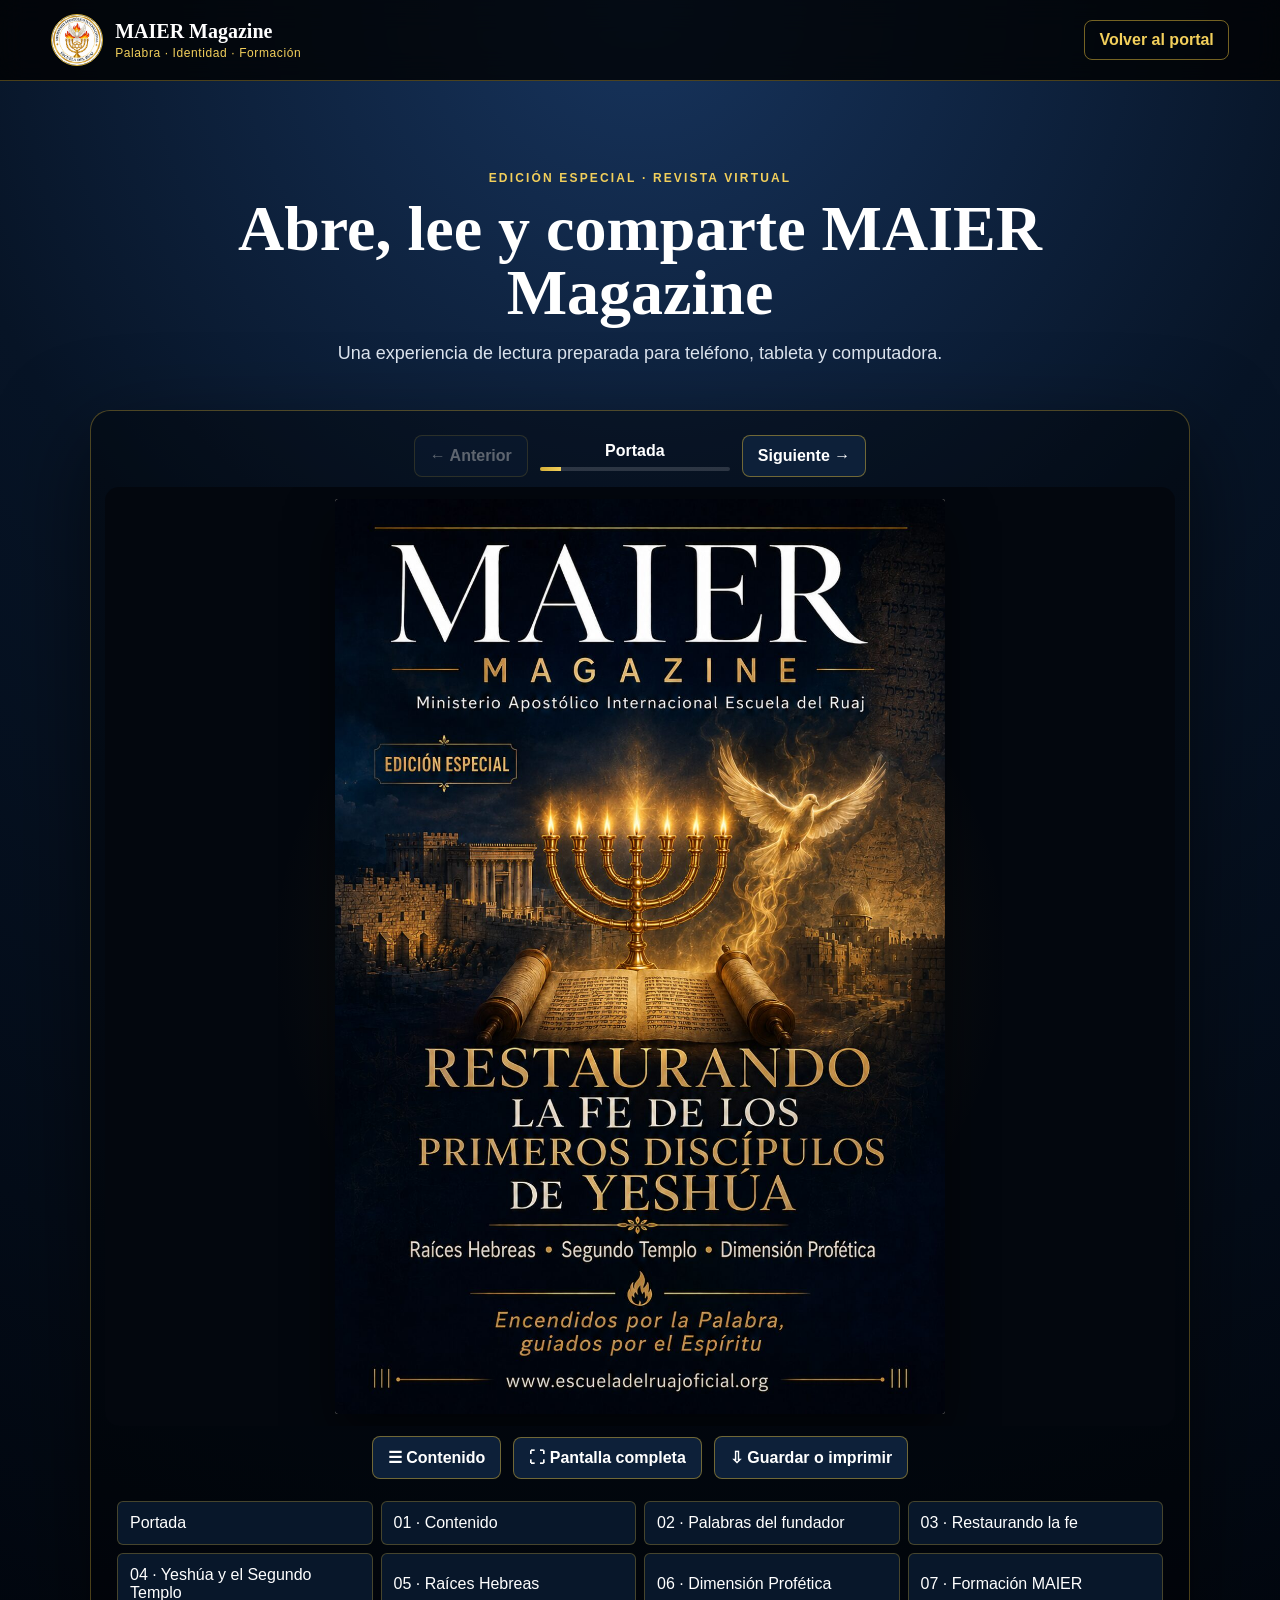
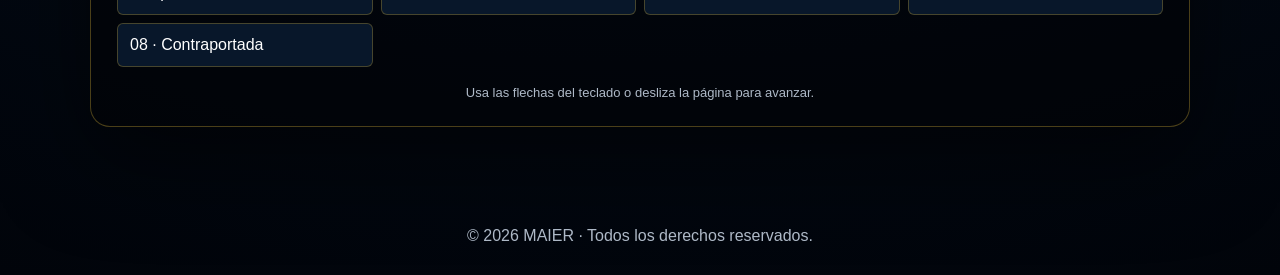
<file: revista/index.html>
<!DOCTYPE html>
<html lang="es">
<head>
  <meta charset="UTF-8">
  <meta name="viewport" content="width=device-width, initial-scale=1.0">
  <title>MAIER Magazine | Revista Virtual</title>
  <meta name="description" content="Lee MAIER Magazine en línea: raíces hebreas, Segundo Templo, formación bíblica y dimensión profética.">
  <link rel="icon" href="../assets/favicon.png">
  <link rel="stylesheet" href="../revista/styles.css">
</head>
<body>
  <header class="mag-header">
    <a class="mag-brand" href="../index.html" aria-label="Volver al portal MAIER">
      <img src="../logoMAIER.png" alt="">
      <span><strong>MAIER Magazine</strong><small>Palabra · Identidad · Formación</small></span>
    </a>
    <a class="home-link" href="../index.html">Volver al portal</a>
  </header>

  <main>
    <section class="reader-intro">
      <p class="eyebrow">Edición especial · Revista virtual</p>
      <h1>Abre, lee y comparte MAIER Magazine</h1>
      <p>Una experiencia de lectura preparada para teléfono, tableta y computadora.</p>
    </section>

    <section class="reader-shell" id="reader" aria-label="Lector de MAIER Magazine">
      <div class="reader-toolbar">
        <button type="button" id="prevBtn" aria-label="Página anterior">← <span>Anterior</span></button>
        <div class="page-status" aria-live="polite">
          <span id="pageLabel">Portada</span>
          <div class="progress-track"><span id="progressBar"></span></div>
        </div>
        <button type="button" id="nextBtn" aria-label="Página siguiente"><span>Siguiente</span> →</button>
      </div>

      <div class="book-stage">
        <div class="book" id="book">
          <article class="mag-page cover-page is-active" data-title="Portada">
            <img src="../revista/maier-magazine-portada.jpg" alt="Portada de MAIER Magazine: Restaurando la fe de los primeros discípulos de Yeshúa">
          </article>

          <article class="mag-page contents-page" data-title="Contenido">
            <div class="page-inner">
              <p class="folio">01</p>
              <p class="page-kicker">En esta edición</p>
              <h2>Contenido</h2>
              <ol class="contents-list">
                <li><span>02</span><strong>Palabras del fundador</strong></li>
                <li><span>03</span><strong>Restaurando la fe de los primeros discípulos</strong></li>
                <li><span>04</span><strong>Yeshúa y el mundo del Segundo Templo</strong></li>
                <li><span>05</span><strong>Raíces Hebreas: volver al contexto</strong></li>
                <li><span>06</span><strong>Dimensión profética: carácter antes que plataforma</strong></li>
                <li><span>07</span><strong>Formación MAIER</strong></li>
              </ol>
              <blockquote>“Encendidos por la Palabra, guiados por el Espíritu.”</blockquote>
            </div>
          </article>

          <article class="mag-page editorial-page" data-title="Palabras del fundador">
            <div class="page-inner">
              <p class="folio">02</p>
              <p class="page-kicker">Editorial</p>
              <h2>Palabras del fundador</h2>
              <p class="dropcap">MAIER Magazine nace como una extensión de nuestra misión: formar una comunidad que pueda leer las Escrituras con reverencia, profundidad y responsabilidad.</p>
              <p>No buscamos regresar al pasado por nostalgia. Procuramos recuperar el contexto que ilumina el mensaje bíblico, comprender a Yeshúa dentro del judaísmo del siglo I y formar discípulos capaces de unir conocimiento, carácter y vida espiritual.</p>
              <p>Esta primera edición presenta los pilares de nuestra identidad: Raíces Hebreas, el mundo del Segundo Templo, formación profética y servicio al Reino.</p>
              <div class="signature">
                <strong>Apóstol Raynaldo Hernandez</strong>
                <span>Presidente y fundador de MAIER</span>
              </div>
            </div>
          </article>

          <article class="mag-page feature-page" data-title="Restaurando la fe">
            <div class="page-inner">
              <p class="folio">03</p>
              <p class="page-kicker">Tema central</p>
              <h2>Restaurando la fe de los primeros discípulos</h2>
              <p class="lead">Restaurar no significa inventar otra fe, sino retirar capas de interpretación tardía para escuchar nuevamente el mensaje dentro de su mundo original.</p>
              <h3>Tres movimientos de restauración</h3>
              <div class="numbered">
                <div><b>1</b><p><strong>Volver al texto.</strong> Distinguir lo que la Escritura afirma de lo que proviene de la tradición o de una interpretación posterior.</p></div>
                <div><b>2</b><p><strong>Volver al contexto.</strong> Leer la Torá, los Profetas y los Escritos junto al ambiente histórico y lingüístico del Segundo Templo.</p></div>
                <div><b>3</b><p><strong>Volver a la práctica.</strong> Convertir el conocimiento en teshuvá, obediencia, justicia, misericordia y madurez espiritual.</p></div>
              </div>
              <aside>La restauración auténtica produce humildad, no superioridad.</aside>
            </div>
          </article>

          <article class="mag-page temple-page" data-title="Yeshúa y el Segundo Templo">
            <div class="page-inner">
              <p class="folio">04</p>
              <p class="page-kicker">Contexto histórico</p>
              <h2>Yeshúa y el mundo del Segundo Templo</h2>
              <p>Yeshúa enseñó en un mundo judío diverso, marcado por la Torá, el Templo, la sinagoga, las fiestas y las expectativas mesiánicas. Sus parábolas, debates y gestos proféticos dialogaban con ese ambiente.</p>
              <div class="quote-card">
                <span>Siglo I</span>
                <p>Comprender el escenario histórico no disminuye la dimensión espiritual; la hace más precisa.</p>
              </div>
              <h3>Claves de lectura</h3>
              <ul class="check-list">
                <li>Reconocer el lenguaje y los símbolos judíos del texto.</li>
                <li>Comparar fuentes antiguas sin colocarlas al nivel de la Escritura.</li>
                <li>Evitar trasladar categorías modernas directamente al siglo I.</li>
                <li>Observar cómo Yeshúa interpreta y encarna la voluntad del Eterno.</li>
              </ul>
            </div>
          </article>

          <article class="mag-page roots-page" data-title="Raíces Hebreas">
            <div class="page-inner">
              <p class="folio">05</p>
              <p class="page-kicker">Fundamento bíblico</p>
              <h2>Raíces Hebreas: volver al contexto</h2>
              <p class="lead">Las raíces no son un adorno cultural; son el terreno histórico, literario y espiritual donde creció el mensaje bíblico.</p>
              <div class="pardes">
                <div><b>P</b><span>Peshat</span><small>Sentido directo</small></div>
                <div><b>R</b><span>Remez</span><small>Indicio</small></div>
                <div><b>D</b><span>Derash</span><small>Investigación</small></div>
                <div><b>S</b><span>Sod</span><small>Misterio</small></div>
              </div>
              <p>MAIER utiliza PaRDeS con sobriedad: el sentido espiritual nunca debe contradecir el texto, su contexto ni el carácter revelado del Eterno.</p>
              <aside class="gold-note">La profundidad verdadera comienza con una lectura responsable.</aside>
            </div>
          </article>

          <article class="mag-page prophetic-page" data-title="Dimensión Profética">
            <div class="page-inner">
              <p class="folio">06</p>
              <p class="page-kicker">Formación ministerial</p>
              <h2>Carácter antes que plataforma</h2>
              <p>La dimensión profética no se mide por intensidad emocional, títulos o visibilidad. Se reconoce por fidelidad a la Palabra, fruto espiritual, discernimiento y responsabilidad.</p>
              <div class="pillars">
                <div><span>01</span><strong>Identidad</strong><p>El llamado no reemplaza la formación interior.</p></div>
                <div><span>02</span><strong>Carácter</strong><p>La autoridad debe caminar junto a la humildad.</p></div>
                <div><span>03</span><strong>Discernimiento</strong><p>Toda palabra debe ser examinada responsablemente.</p></div>
                <div><span>04</span><strong>Servicio</strong><p>El don existe para edificar, consolar y exhortar.</p></div>
              </div>
            </div>
          </article>

          <article class="mag-page formation-page" data-title="Formación MAIER">
            <div class="page-inner">
              <p class="folio">07</p>
              <p class="page-kicker">Escuela del Ruaj</p>
              <h2>Continúa tu formación</h2>
              <div class="course-grid">
                <a href="../programas/escuela-profetica.html"><span>🔥</span><strong>Escuela Profética</strong><small>Identidad, madurez y discernimiento.</small></a>
                <a href="../programas/raices-hebreas.html"><span>📜</span><strong>Raíces Hebreas</strong><small>Torá, fiestas y contexto bíblico.</small></a>
                <a href="../programas/universidad-del-reino.html"><span>👑</span><strong>Universidad del Reino</strong><small>Formación teológica y ministerial.</small></a>
              </div>
              <a class="primary-cta" href="../registro/index.html">Registrarme para estudiar</a>
              <p class="contact-line">www.escueladelruajoficial.org</p>
            </div>
          </article>

          <article class="mag-page closing-page" data-title="Contraportada">
            <div class="page-inner">
              <img src="../logoMAIER.png" alt="Logo MAIER">
              <p class="page-kicker">Ministerio Apostólico Internacional</p>
              <h2>Escuela Del Ruaj</h2>
              <p>Restaurando fundamentos, despertando identidad y formando obreros maduros para servir al Eterno.</p>
              <blockquote>“Encendidos por la Palabra,<br>guiados por el Espíritu.”</blockquote>
              <div class="closing-links">
                <a href="../index.html">Portal oficial</a>
                <a href="../biblioteca/index.html">Biblioteca</a>
                <a href="../registro/index.html">Registro</a>
              </div>
            </div>
          </article>
        </div>
      </div>

      <div class="reader-actions">
        <button type="button" id="tocBtn">☰ Contenido</button>
        <button type="button" id="fullscreenBtn">⛶ Pantalla completa</button>
        <button type="button" id="printBtn">⇩ Guardar o imprimir</button>
      </div>

      <nav class="toc" id="toc" aria-label="Tabla de contenido" hidden></nav>
      <p class="reader-help">Usa las flechas del teclado o desliza la página para avanzar.</p>
    </section>
  </main>

  <footer>© <span id="year"></span> MAIER · Todos los derechos reservados.</footer>
  <script src="../revista/script.js"></script>
</body>
</html>
</file>
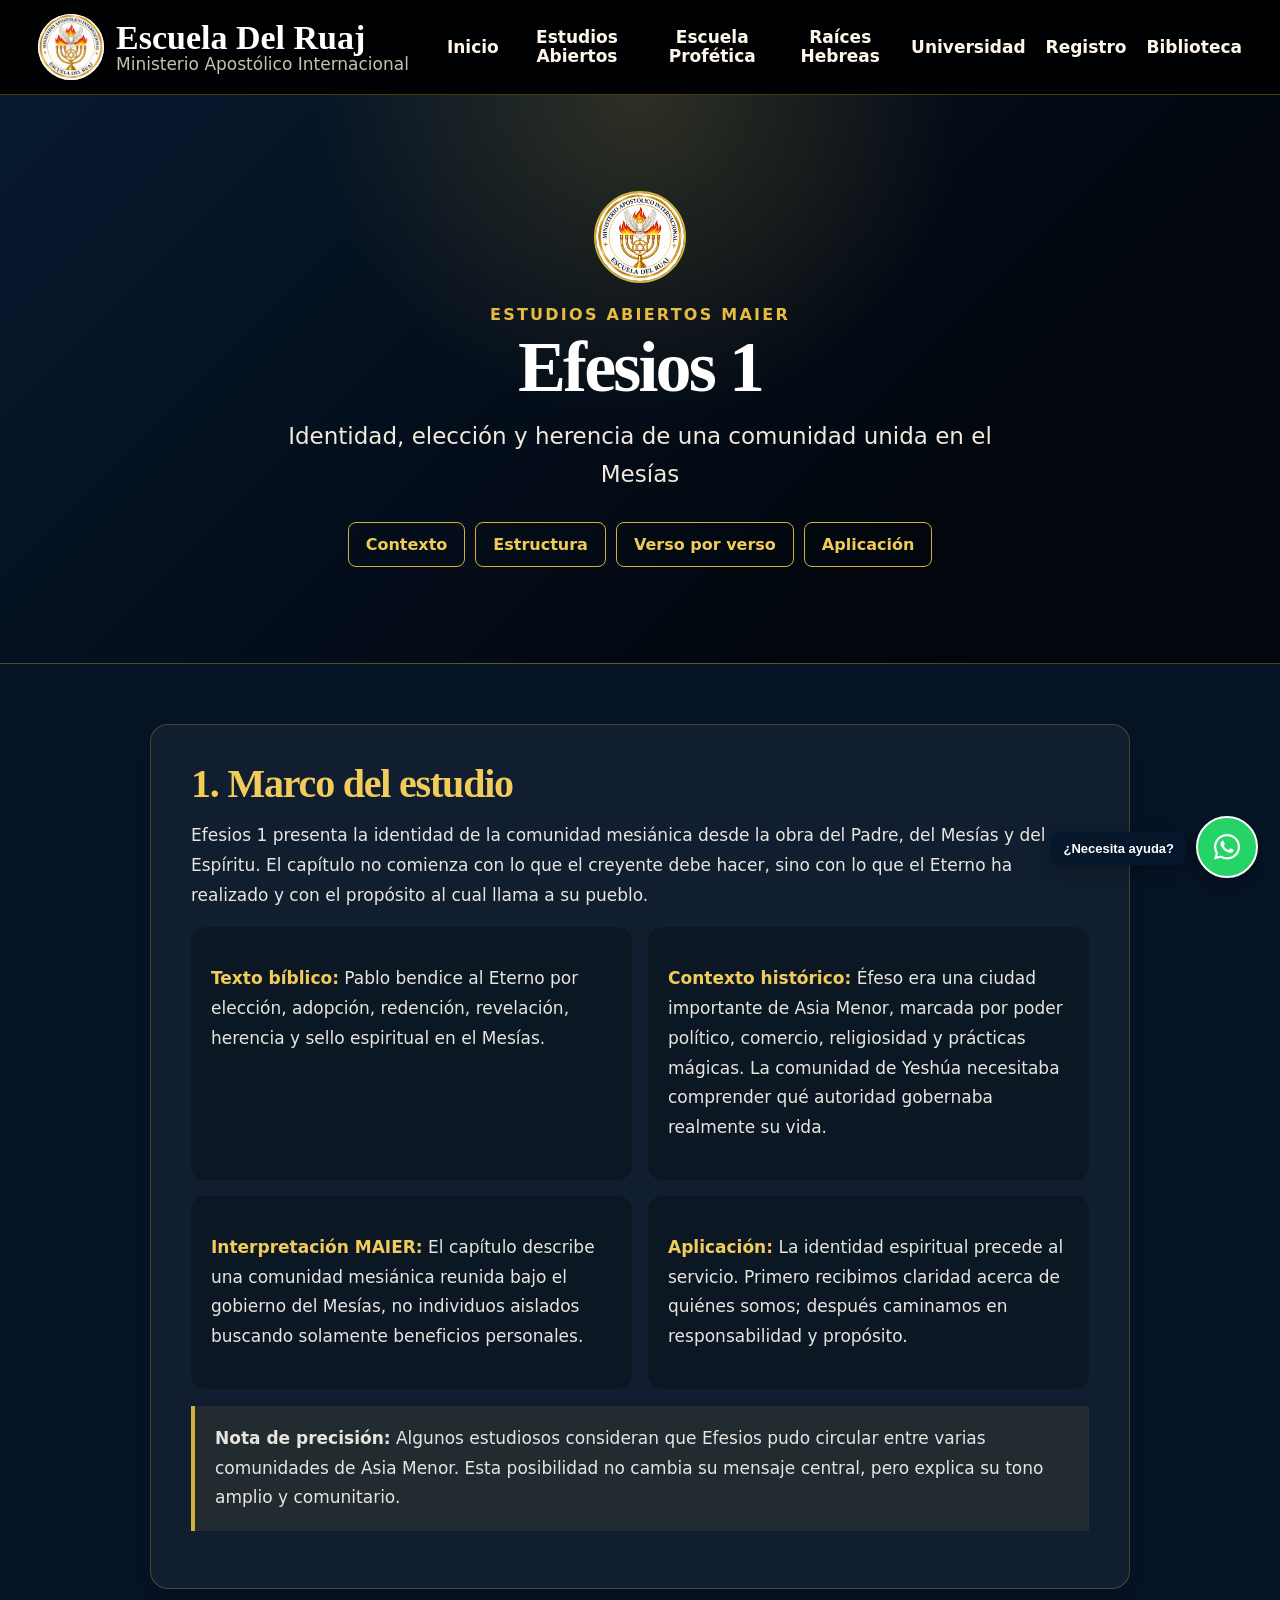
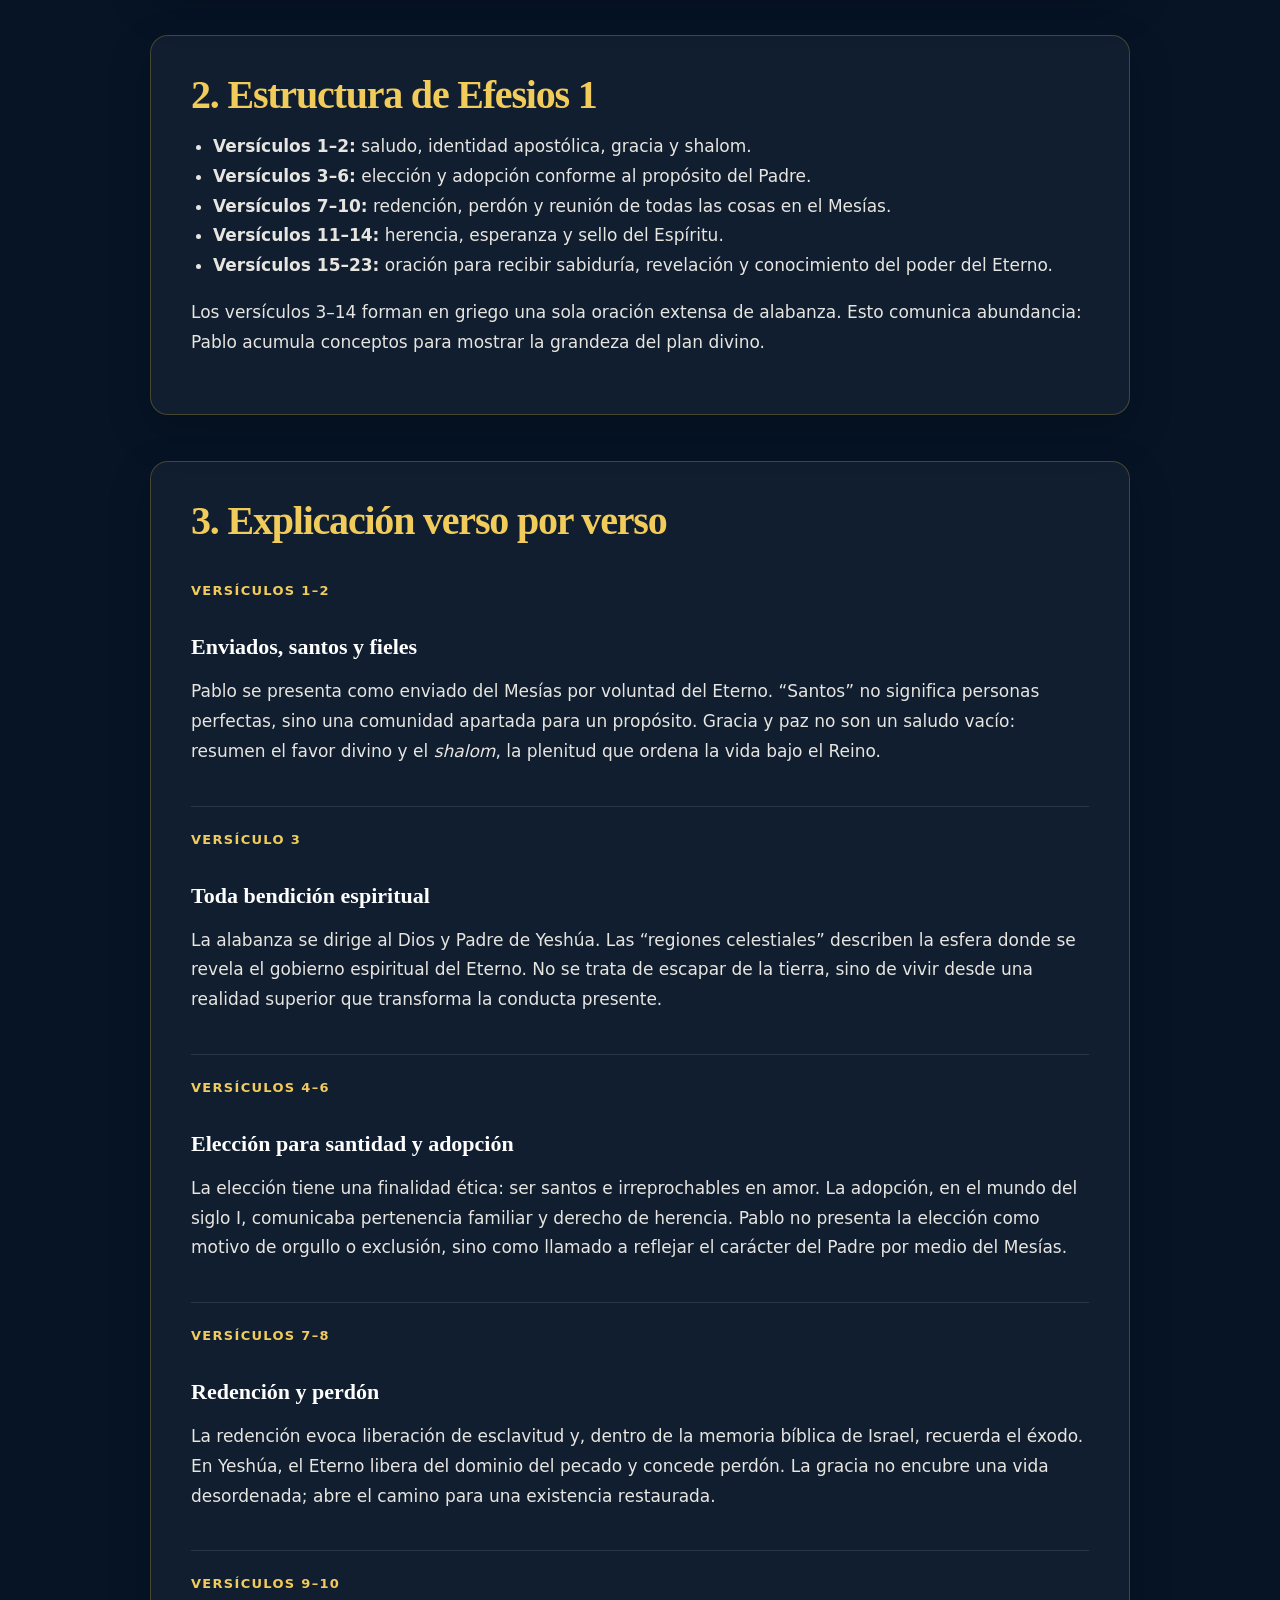
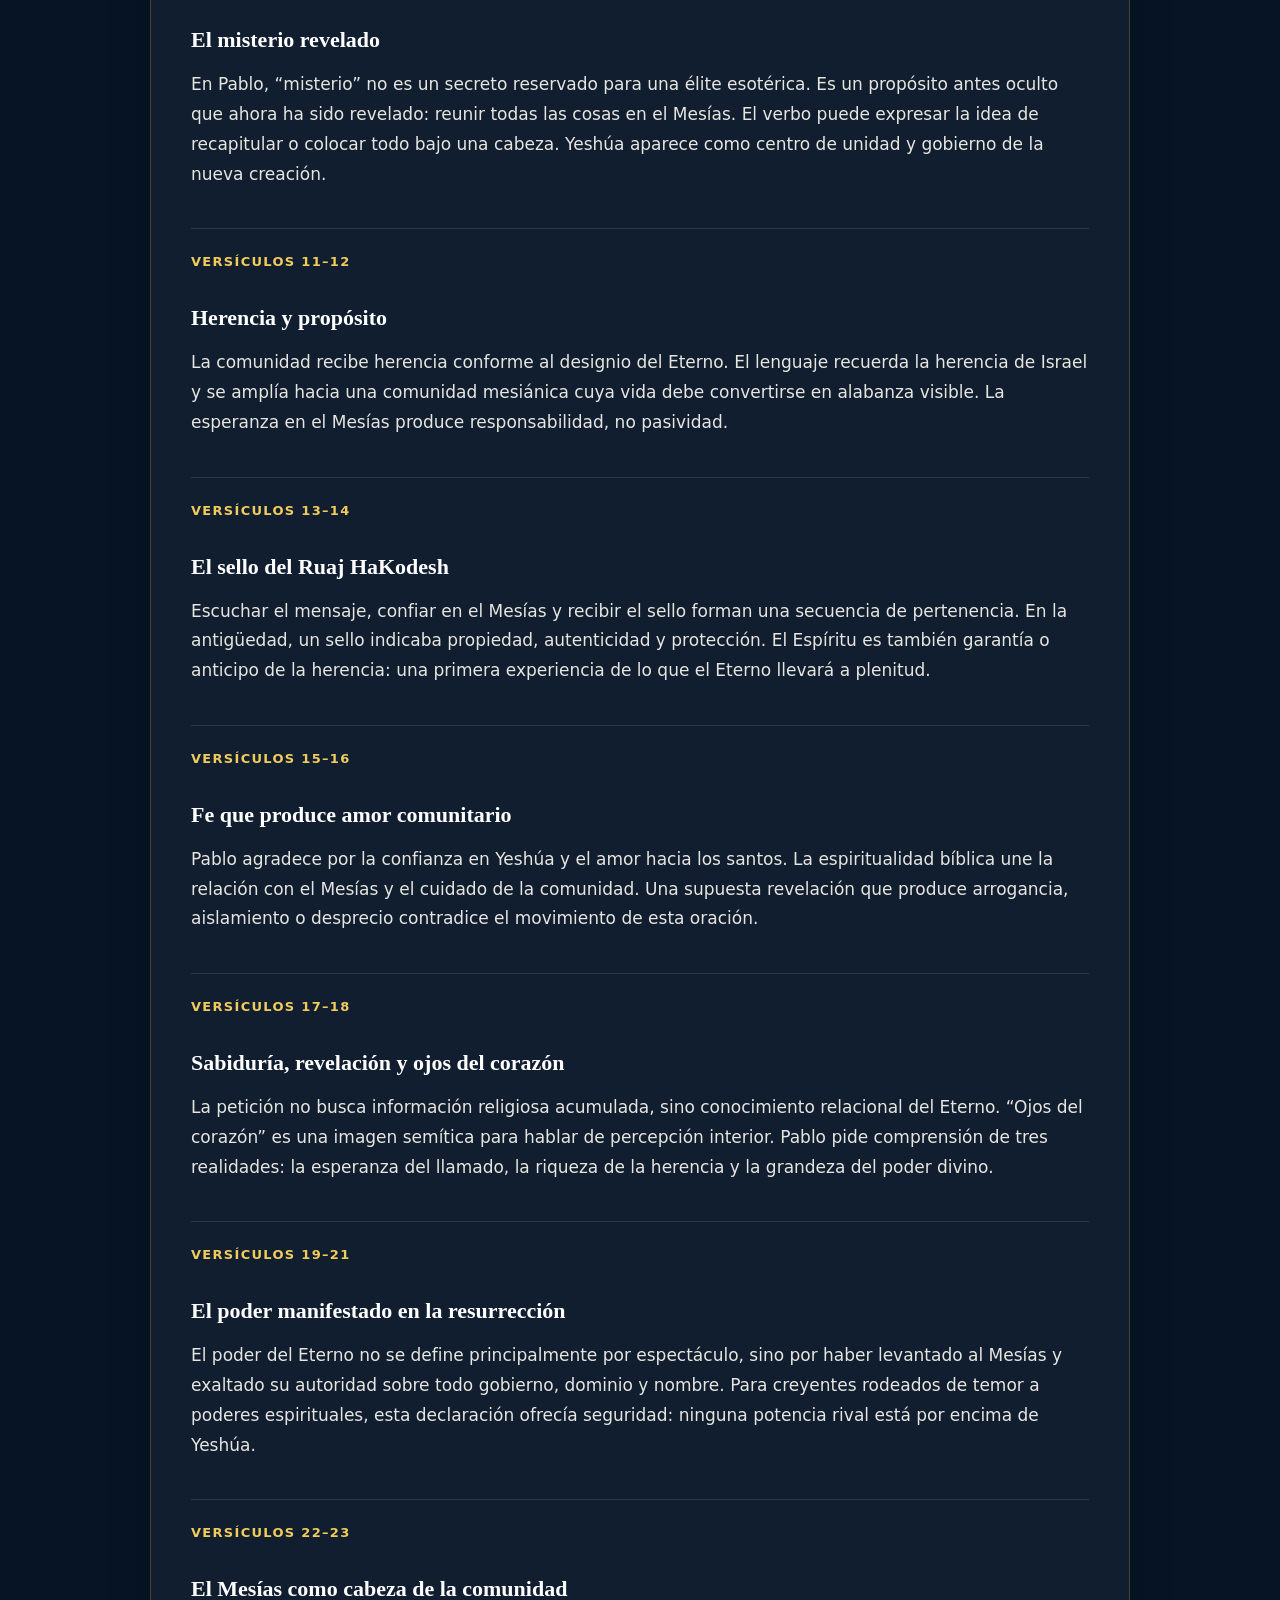
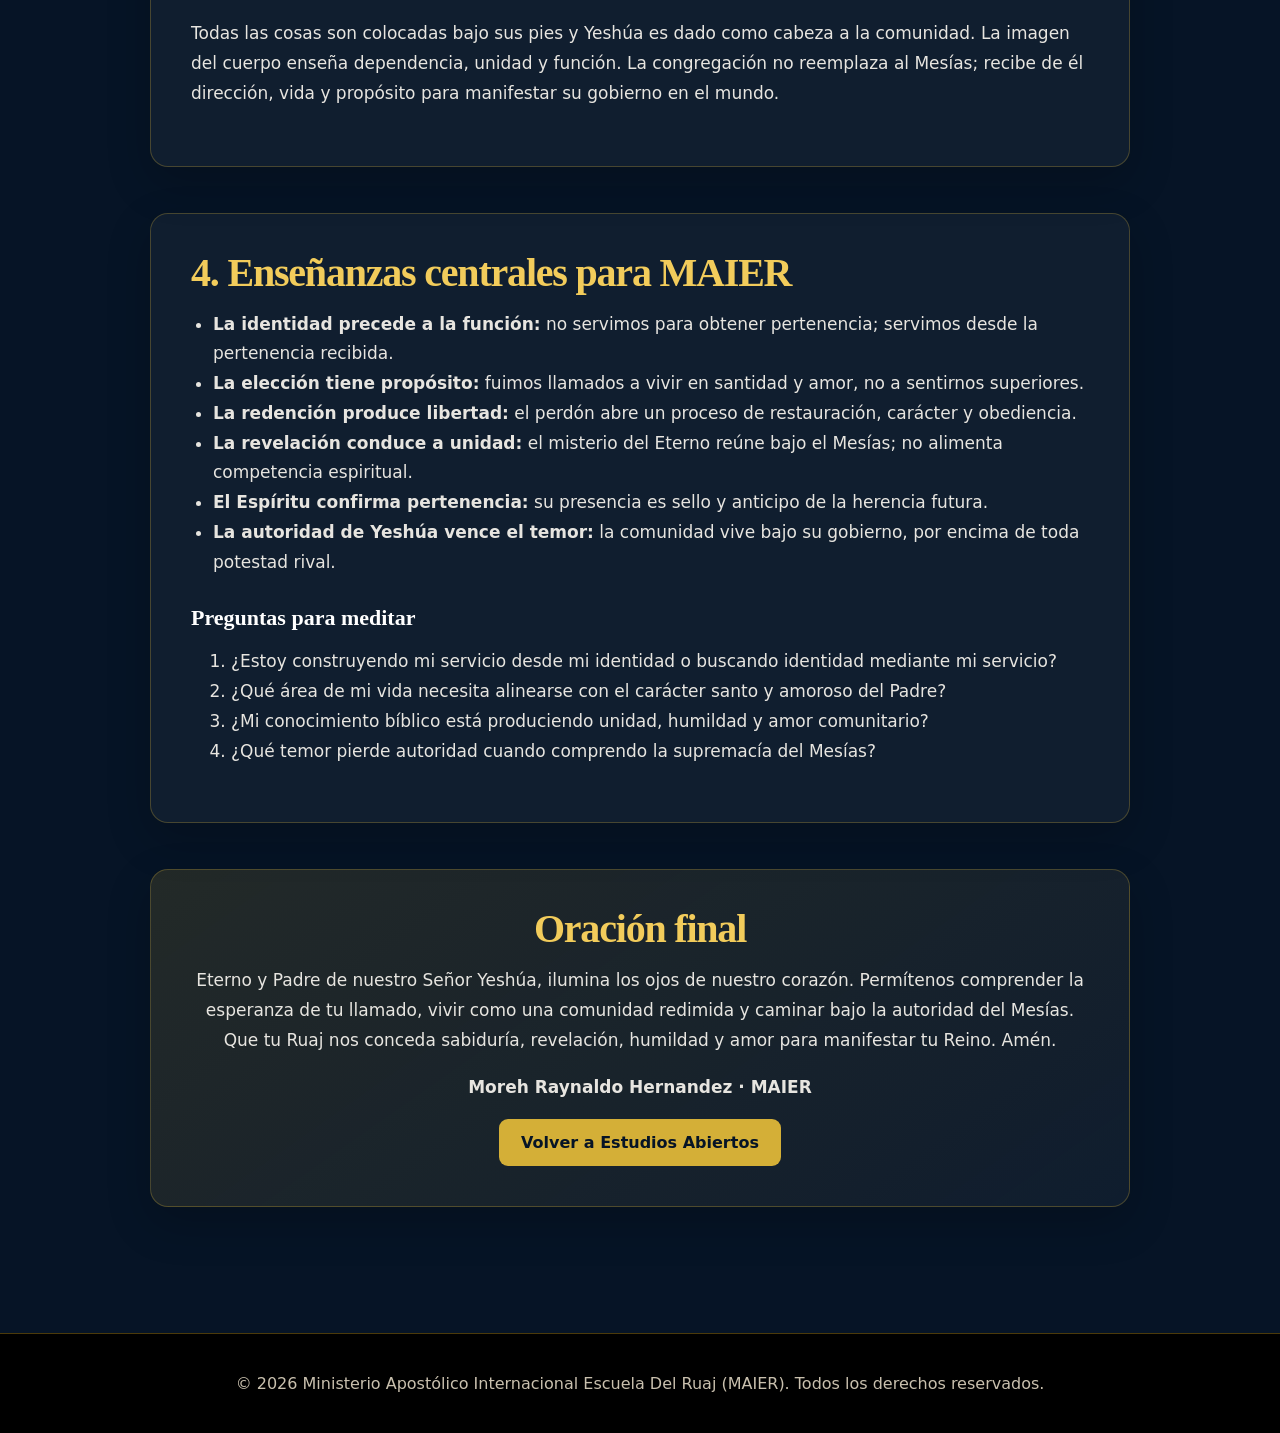
<file: estudios-abiertos/efesios-1.html>
<!DOCTYPE html>
<html lang="es">
<head>
<meta charset="UTF-8" />
<meta name="viewport" content="width=device-width, initial-scale=1.0" />
<link rel="icon" href="../assets/favicon.png" />
<link rel="stylesheet" href="../styles.css" />
<title>Efesios 1 | Estudios Abiertos MAIER</title>
<meta name="description" content="Estudio de Efesios 1 verso por verso: identidad en el Mesías, adopción, redención, misterio de la voluntad del Eterno y comunidad mesiánica." />
<style>
.efesios-page { background:#061426; color:#f4f0e8; }
.efesios-hero {
  padding:clamp(58px,8vw,96px) 20px;
  background:radial-gradient(circle at 50% 0,rgba(212,175,55,.2),transparent 38%),linear-gradient(135deg,#07192f,#02070e 72%);
  text-align:center; border-bottom:1px solid rgba(212,175,55,.35);
}
.efesios-wrap { width:min(100%,980px); margin:0 auto; }
.efesios-logo { width:92px; height:92px; object-fit:cover; border:2px solid #d4af37; border-radius:50%; }
.efesios-kicker { margin:18px 0 10px; color:#e6bd3e; font-weight:900; letter-spacing:.14em; text-transform:uppercase; }
.efesios-hero h1 { margin:0; color:#fff; font-family:Georgia,"Times New Roman",serif; font-size:clamp(42px,7vw,72px); }
.efesios-subtitle { max-width:760px; margin:18px auto 0; color:#f0e9dc; font-size:clamp(18px,2.4vw,23px); line-height:1.65; }
.efesios-nav { display:flex; justify-content:center; flex-wrap:wrap; gap:10px; margin-top:28px; }
.efesios-nav a { padding:12px 17px; border:1px solid #d4af37; border-radius:8px; color:#f1cb57; font-weight:800; text-decoration:none; }
.efesios-content { padding:60px 20px 80px; }
.efesios-section { margin:0 auto 46px; padding:clamp(24px,4vw,40px); border:1px solid rgba(212,175,55,.28); border-radius:18px; background:rgba(255,255,255,.045); box-shadow:0 16px 45px rgba(0,0,0,.2); }
.efesios-section h2 { margin:0 0 18px; color:#f2cc5b; font-family:Georgia,"Times New Roman",serif; font-size:clamp(28px,4vw,40px); }
.efesios-section h3 { margin:28px 0 10px; color:#fff; font-size:22px; }
.efesios-section p,.efesios-section li { color:#e7e5e0; font-size:17px; line-height:1.75; }
.efesios-section ul { padding-left:22px; }
.efesios-note { padding:18px 20px; border-left:4px solid #d4af37; background:rgba(212,175,55,.09); }
.verse-block { padding:22px 0; border-bottom:1px solid rgba(255,255,255,.11); }
.verse-block:last-child { border-bottom:0; padding-bottom:0; }
.verse-label { display:inline-block; margin-bottom:8px; color:#f2cc5b; font-size:13px; font-weight:900; letter-spacing:.1em; text-transform:uppercase; }
.distinction-grid { display:grid; grid-template-columns:repeat(2,minmax(0,1fr)); gap:16px; }
.distinction-card { padding:20px; border-radius:14px; background:rgba(0,0,0,.23); }
.distinction-card strong { color:#f2cc5b; }
.efesios-prayer { text-align:center; background:linear-gradient(145deg,rgba(212,175,55,.14),rgba(255,255,255,.04)); }
.efesios-back { display:inline-flex; padding:14px 22px; border-radius:9px; background:#d4af37; color:#061426; font-weight:900; text-decoration:none; }
@media(max-width:650px){.distinction-grid{grid-template-columns:1fr}.efesios-section{padding:24px 19px}.efesios-logo{width:82px;height:82px}}
</style>
</head>
<body class="efesios-page">
<header class="topbar">
  <a class="brand" href="../index.html"><img src="../logoMAIER.png" alt="Logo oficial MAIER" /><div><strong>Escuela Del Ruaj</strong><span>Ministerio Apostólico Internacional</span></div></a>
  <button class="menu-btn" aria-label="Abrir menú">☰</button>
  <nav class="nav">
    <a href="../index.html">Inicio</a>
    <a href="../estudios-abiertos/index.html">Estudios Abiertos</a>
    <a href="../programas/escuela-profetica.html">Escuela Profética</a>
    <a href="../programas/raices-hebreas.html">Raíces Hebreas</a>
    <a href="../programas/universidad-del-reino.html">Universidad</a>
    <a href="../registro/index.html">Registro</a>
    <a href="../biblioteca/index.html">Biblioteca</a>
  </nav>
</header>

<main>
<section class="efesios-hero">
  <div class="efesios-wrap">
    <img class="efesios-logo" src="../logoMAIER.png" alt="Logo oficial MAIER" />
    <p class="efesios-kicker">Estudios Abiertos MAIER</p>
    <h1>Efesios 1</h1>
    <p class="efesios-subtitle">Identidad, elección y herencia de una comunidad unida en el Mesías</p>
    <nav class="efesios-nav" aria-label="Índice del estudio">
      <a href="#contexto">Contexto</a><a href="#estructura">Estructura</a><a href="#versos">Verso por verso</a><a href="#aplicacion">Aplicación</a>
    </nav>
  </div>
</section>

<div class="efesios-content">
<div class="efesios-wrap">
<section class="efesios-section" id="contexto">
  <h2>1. Marco del estudio</h2>
  <p>Efesios 1 presenta la identidad de la comunidad mesiánica desde la obra del Padre, del Mesías y del Espíritu. El capítulo no comienza con lo que el creyente debe hacer, sino con lo que el Eterno ha realizado y con el propósito al cual llama a su pueblo.</p>
  <div class="distinction-grid">
    <div class="distinction-card"><p><strong>Texto bíblico:</strong> Pablo bendice al Eterno por elección, adopción, redención, revelación, herencia y sello espiritual en el Mesías.</p></div>
    <div class="distinction-card"><p><strong>Contexto histórico:</strong> Éfeso era una ciudad importante de Asia Menor, marcada por poder político, comercio, religiosidad y prácticas mágicas. La comunidad de Yeshúa necesitaba comprender qué autoridad gobernaba realmente su vida.</p></div>
    <div class="distinction-card"><p><strong>Interpretación MAIER:</strong> El capítulo describe una comunidad mesiánica reunida bajo el gobierno del Mesías, no individuos aislados buscando solamente beneficios personales.</p></div>
    <div class="distinction-card"><p><strong>Aplicación:</strong> La identidad espiritual precede al servicio. Primero recibimos claridad acerca de quiénes somos; después caminamos en responsabilidad y propósito.</p></div>
  </div>
  <p class="efesios-note"><strong>Nota de precisión:</strong> Algunos estudiosos consideran que Efesios pudo circular entre varias comunidades de Asia Menor. Esta posibilidad no cambia su mensaje central, pero explica su tono amplio y comunitario.</p>
</section>

<section class="efesios-section" id="estructura">
  <h2>2. Estructura de Efesios 1</h2>
  <ul>
    <li><strong>Versículos 1–2:</strong> saludo, identidad apostólica, gracia y shalom.</li>
    <li><strong>Versículos 3–6:</strong> elección y adopción conforme al propósito del Padre.</li>
    <li><strong>Versículos 7–10:</strong> redención, perdón y reunión de todas las cosas en el Mesías.</li>
    <li><strong>Versículos 11–14:</strong> herencia, esperanza y sello del Espíritu.</li>
    <li><strong>Versículos 15–23:</strong> oración para recibir sabiduría, revelación y conocimiento del poder del Eterno.</li>
  </ul>
  <p>Los versículos 3–14 forman en griego una sola oración extensa de alabanza. Esto comunica abundancia: Pablo acumula conceptos para mostrar la grandeza del plan divino.</p>
</section>

<section class="efesios-section" id="versos">
  <h2>3. Explicación verso por verso</h2>

  <div class="verse-block"><span class="verse-label">Versículos 1–2</span><h3>Enviados, santos y fieles</h3><p>Pablo se presenta como enviado del Mesías por voluntad del Eterno. “Santos” no significa personas perfectas, sino una comunidad apartada para un propósito. Gracia y paz no son un saludo vacío: resumen el favor divino y el <em>shalom</em>, la plenitud que ordena la vida bajo el Reino.</p></div>

  <div class="verse-block"><span class="verse-label">Versículo 3</span><h3>Toda bendición espiritual</h3><p>La alabanza se dirige al Dios y Padre de Yeshúa. Las “regiones celestiales” describen la esfera donde se revela el gobierno espiritual del Eterno. No se trata de escapar de la tierra, sino de vivir desde una realidad superior que transforma la conducta presente.</p></div>

  <div class="verse-block"><span class="verse-label">Versículos 4–6</span><h3>Elección para santidad y adopción</h3><p>La elección tiene una finalidad ética: ser santos e irreprochables en amor. La adopción, en el mundo del siglo I, comunicaba pertenencia familiar y derecho de herencia. Pablo no presenta la elección como motivo de orgullo o exclusión, sino como llamado a reflejar el carácter del Padre por medio del Mesías.</p></div>

  <div class="verse-block"><span class="verse-label">Versículos 7–8</span><h3>Redención y perdón</h3><p>La redención evoca liberación de esclavitud y, dentro de la memoria bíblica de Israel, recuerda el éxodo. En Yeshúa, el Eterno libera del dominio del pecado y concede perdón. La gracia no encubre una vida desordenada; abre el camino para una existencia restaurada.</p></div>

  <div class="verse-block"><span class="verse-label">Versículos 9–10</span><h3>El misterio revelado</h3><p>En Pablo, “misterio” no es un secreto reservado para una élite esotérica. Es un propósito antes oculto que ahora ha sido revelado: reunir todas las cosas en el Mesías. El verbo puede expresar la idea de recapitular o colocar todo bajo una cabeza. Yeshúa aparece como centro de unidad y gobierno de la nueva creación.</p></div>

  <div class="verse-block"><span class="verse-label">Versículos 11–12</span><h3>Herencia y propósito</h3><p>La comunidad recibe herencia conforme al designio del Eterno. El lenguaje recuerda la herencia de Israel y se amplía hacia una comunidad mesiánica cuya vida debe convertirse en alabanza visible. La esperanza en el Mesías produce responsabilidad, no pasividad.</p></div>

  <div class="verse-block"><span class="verse-label">Versículos 13–14</span><h3>El sello del Ruaj HaKodesh</h3><p>Escuchar el mensaje, confiar en el Mesías y recibir el sello forman una secuencia de pertenencia. En la antigüedad, un sello indicaba propiedad, autenticidad y protección. El Espíritu es también garantía o anticipo de la herencia: una primera experiencia de lo que el Eterno llevará a plenitud.</p></div>

  <div class="verse-block"><span class="verse-label">Versículos 15–16</span><h3>Fe que produce amor comunitario</h3><p>Pablo agradece por la confianza en Yeshúa y el amor hacia los santos. La espiritualidad bíblica une la relación con el Mesías y el cuidado de la comunidad. Una supuesta revelación que produce arrogancia, aislamiento o desprecio contradice el movimiento de esta oración.</p></div>

  <div class="verse-block"><span class="verse-label">Versículos 17–18</span><h3>Sabiduría, revelación y ojos del corazón</h3><p>La petición no busca información religiosa acumulada, sino conocimiento relacional del Eterno. “Ojos del corazón” es una imagen semítica para hablar de percepción interior. Pablo pide comprensión de tres realidades: la esperanza del llamado, la riqueza de la herencia y la grandeza del poder divino.</p></div>

  <div class="verse-block"><span class="verse-label">Versículos 19–21</span><h3>El poder manifestado en la resurrección</h3><p>El poder del Eterno no se define principalmente por espectáculo, sino por haber levantado al Mesías y exaltado su autoridad sobre todo gobierno, dominio y nombre. Para creyentes rodeados de temor a poderes espirituales, esta declaración ofrecía seguridad: ninguna potencia rival está por encima de Yeshúa.</p></div>

  <div class="verse-block"><span class="verse-label">Versículos 22–23</span><h3>El Mesías como cabeza de la comunidad</h3><p>Todas las cosas son colocadas bajo sus pies y Yeshúa es dado como cabeza a la comunidad. La imagen del cuerpo enseña dependencia, unidad y función. La congregación no reemplaza al Mesías; recibe de él dirección, vida y propósito para manifestar su gobierno en el mundo.</p></div>
</section>

<section class="efesios-section" id="aplicacion">
  <h2>4. Enseñanzas centrales para MAIER</h2>
  <ul>
    <li><strong>La identidad precede a la función:</strong> no servimos para obtener pertenencia; servimos desde la pertenencia recibida.</li>
    <li><strong>La elección tiene propósito:</strong> fuimos llamados a vivir en santidad y amor, no a sentirnos superiores.</li>
    <li><strong>La redención produce libertad:</strong> el perdón abre un proceso de restauración, carácter y obediencia.</li>
    <li><strong>La revelación conduce a unidad:</strong> el misterio del Eterno reúne bajo el Mesías; no alimenta competencia espiritual.</li>
    <li><strong>El Espíritu confirma pertenencia:</strong> su presencia es sello y anticipo de la herencia futura.</li>
    <li><strong>La autoridad de Yeshúa vence el temor:</strong> la comunidad vive bajo su gobierno, por encima de toda potestad rival.</li>
  </ul>
  <h3>Preguntas para meditar</h3>
  <ol>
    <li>¿Estoy construyendo mi servicio desde mi identidad o buscando identidad mediante mi servicio?</li>
    <li>¿Qué área de mi vida necesita alinearse con el carácter santo y amoroso del Padre?</li>
    <li>¿Mi conocimiento bíblico está produciendo unidad, humildad y amor comunitario?</li>
    <li>¿Qué temor pierde autoridad cuando comprendo la supremacía del Mesías?</li>
  </ol>
</section>

<section class="efesios-section efesios-prayer">
  <h2>Oración final</h2>
  <p>Eterno y Padre de nuestro Señor Yeshúa, ilumina los ojos de nuestro corazón. Permítenos comprender la esperanza de tu llamado, vivir como una comunidad redimida y caminar bajo la autoridad del Mesías. Que tu Ruaj nos conceda sabiduría, revelación, humildad y amor para manifestar tu Reino. Amén.</p>
  <p><strong>Moreh Raynaldo Hernandez · MAIER</strong></p>
  <a class="efesios-back" href="../estudios-abiertos/index.html">Volver a Estudios Abiertos</a>
</section>
</div>
</div>
</main>
<footer><p>© <span id="year"></span> Ministerio Apostólico Internacional Escuela Del Ruaj (MAIER). Todos los derechos reservados.</p></footer>
<script src="../script.js"></script>
</body>
</html>
</file>
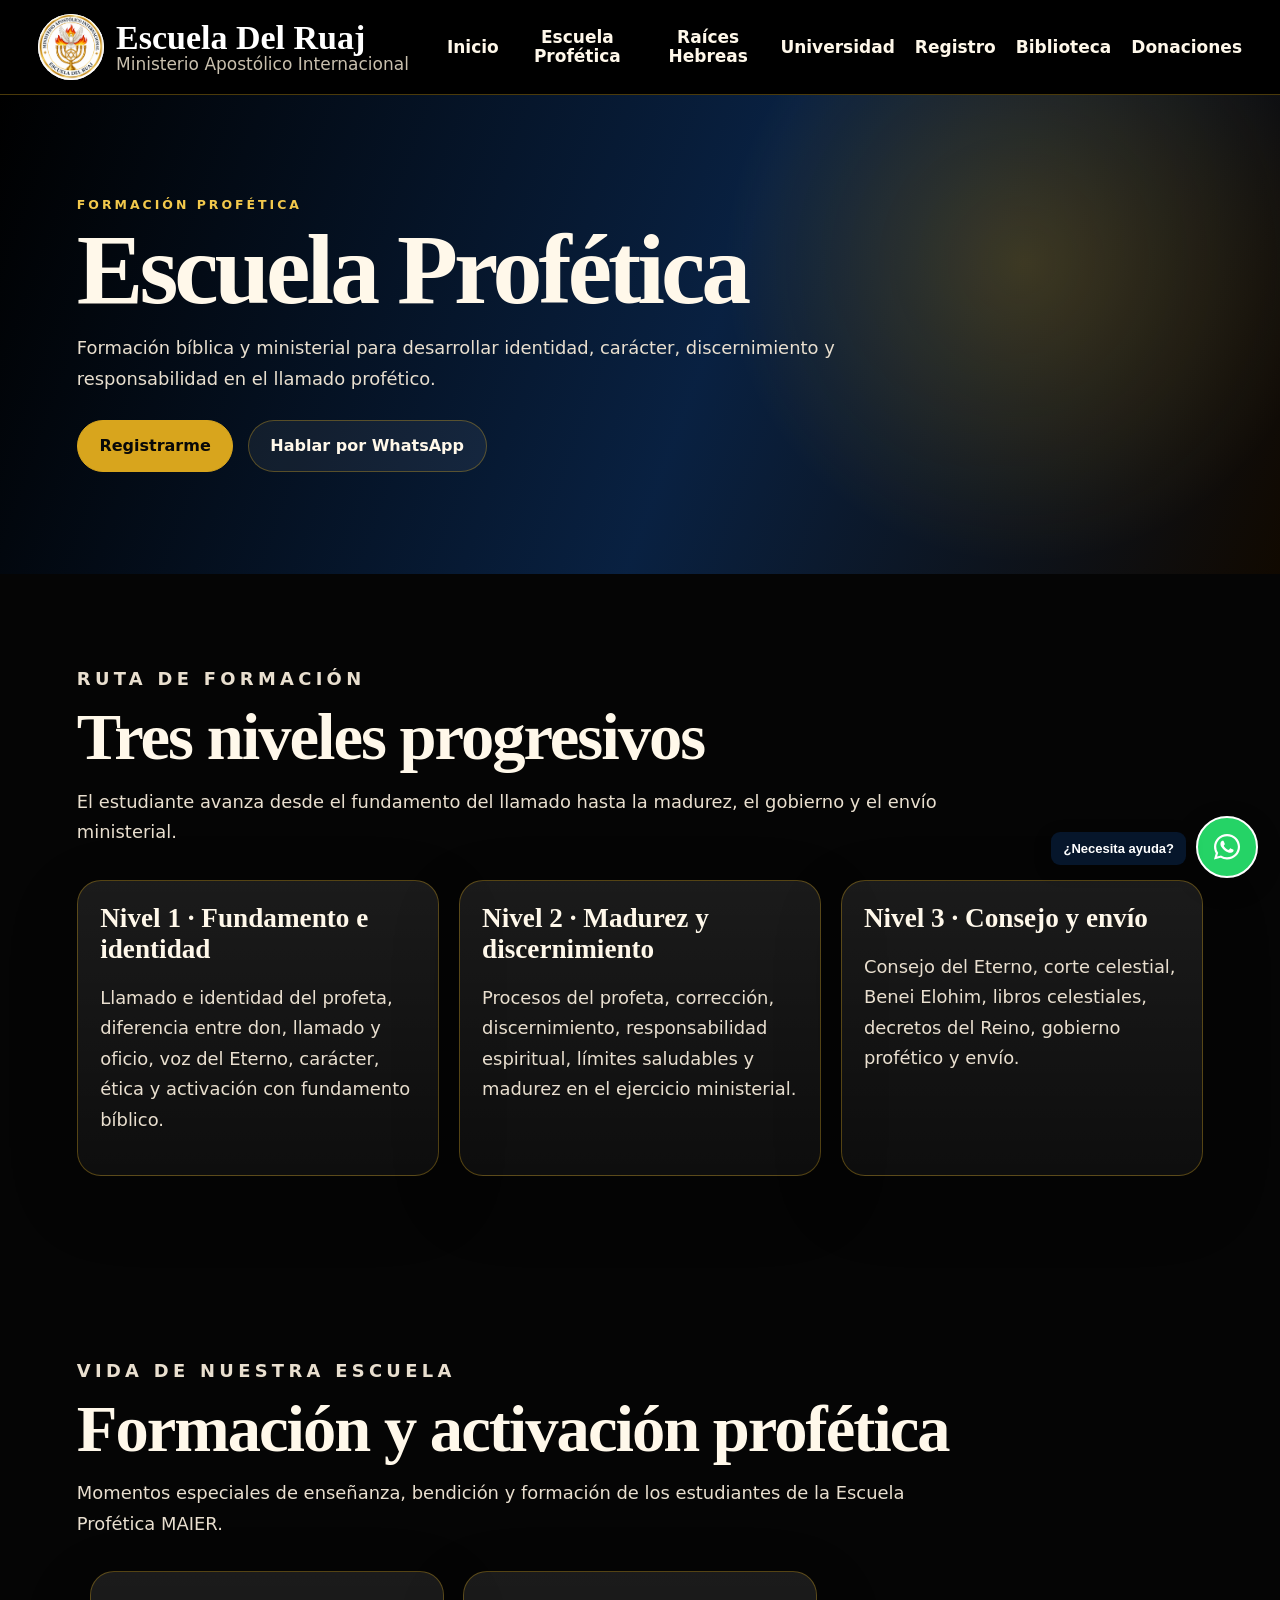
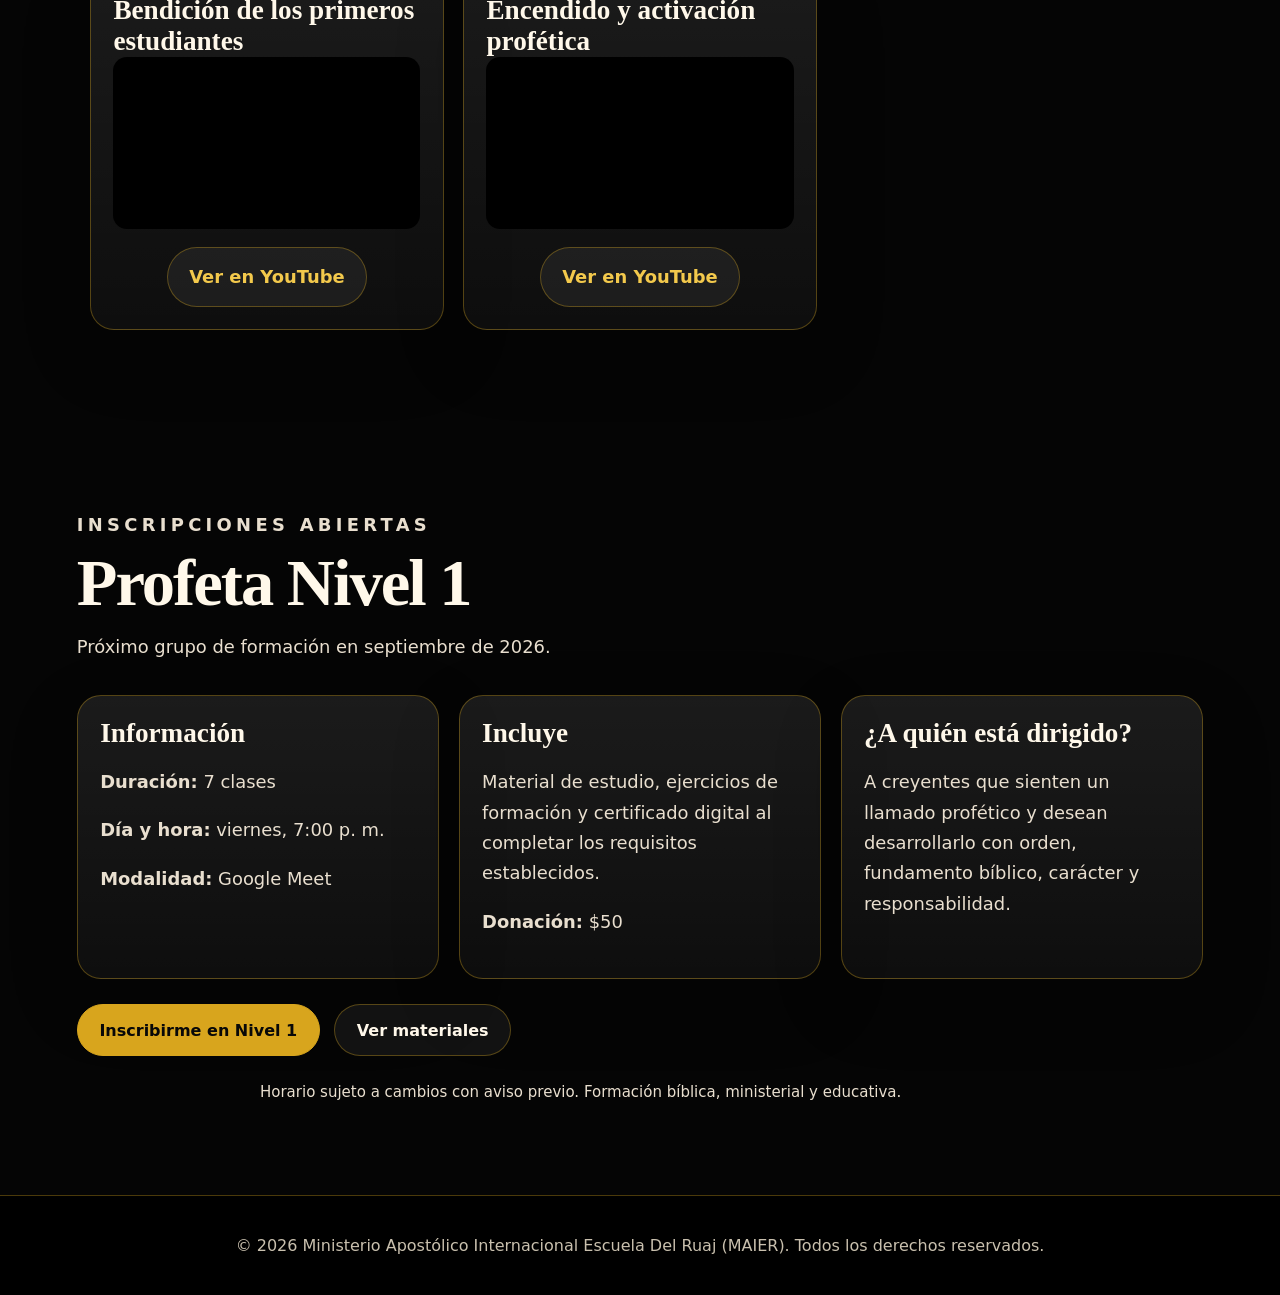
<file: programas/escuela-profetica.html>
<!DOCTYPE html><html lang="es"><head><meta charset="UTF-8" />
<meta name="viewport" content="width=device-width, initial-scale=1.0" />
<link rel="icon" href="../assets/favicon.png" />
<link rel="stylesheet" href="../styles.css" /><title>Escuela Profética | MAIER</title>
  <!-- Google tag (gtag.js) -->
  <script async src="https://www.googletagmanager.com/gtag/js?id=G-LTMYRYYGVL"></script>
  <script>
    window.dataLayer = window.dataLayer || [];
    function gtag(){dataLayer.push(arguments);}
    gtag('js', new Date());
    gtag('config', 'G-LTMYRYYGVL');
  </script>
</head><body><header class="topbar">
  <a class="brand" href="../index.html">
    <img src="../logoMAIER.png" alt="Logo oficial MAIER" />
    <div><strong>Escuela Del Ruaj</strong><span>Ministerio Apostólico Internacional</span></div>
  </a>
  <button class="menu-btn" aria-label="Abrir menú">☰</button>
  <nav class="nav">
    <a href="../index.html">Inicio</a>
    <a href="../programas/escuela-profetica.html">Escuela Profética</a>
    <a href="../programas/raices-hebreas.html">Raíces Hebreas</a>
    <a href="../programas/universidad-del-reino.html">Universidad</a>
    <a href="../registro/index.html">Registro</a>
    <a href="../biblioteca/index.html">Biblioteca</a>
    <a href="../#donaciones">Donaciones</a>
  </nav>
</header><main>
<section class="page-hero">
  <p class="kicker">Formación profética</p>
  <h1>Escuela Profética</h1>
  <p class="lead">Formación bíblica y ministerial para desarrollar identidad, carácter, discernimiento y responsabilidad en el llamado profético.</p>
  <div class="hero-actions"><a class="btn btn-primary" href="../registro/index.html">Registrarme</a><a class="btn" href="https://wa.me/16099109514?text=Saludos,%20deseo%20información%20sobre%20la%20Escuela%20Profética" target="_blank" rel="noopener noreferrer">Hablar por WhatsApp</a></div>
</section>
<section class="section">
  <div class="section-title"><p class="kicker">Ruta de formación</p><h2>Tres niveles progresivos</h2><p>El estudiante avanza desde el fundamento del llamado hasta la madurez, el gobierno y el envío ministerial.</p></div>
  <div class="program-grid">
    <article class="program-card"><h3>Nivel 1 · Fundamento e identidad</h3><p>Llamado e identidad del profeta, diferencia entre don, llamado y oficio, voz del Eterno, carácter, ética y activación con fundamento bíblico.</p></article>
    <article class="program-card"><h3>Nivel 2 · Madurez y discernimiento</h3><p>Procesos del profeta, corrección, discernimiento, responsabilidad espiritual, límites saludables y madurez en el ejercicio ministerial.</p></article>
    <article class="program-card"><h3>Nivel 3 · Consejo y envío</h3><p>Consejo del Eterno, corte celestial, Benei Elohim, libros celestiales, decretos del Reino, gobierno profético y envío.</p></article>
  </div>
</section>
<section class="section">
  <div class="section-title"><p class="kicker">Vida de nuestra escuela</p><h2>Formación y activación profética</h2><p>Momentos especiales de enseñanza, bendición y formación de los estudiantes de la Escuela Profética MAIER.</p></div>
  <div class="program-grid" style="max-width:1100px;margin:0 auto;">
    <article class="program-card">
      <h3>Bendición de los primeros estudiantes</h3>
      <div style="position:relative;width:100%;aspect-ratio:16/9;overflow:hidden;border-radius:14px;background:#000;">
        <iframe src="https://www.youtube.com/embed/RGaVBoZGHDE" title="Bendición de los primeros estudiantes de Profeta Nivel 1" style="position:absolute;inset:0;width:100%;height:100%;border:0;" allow="accelerometer; autoplay; clipboard-write; encrypted-media; gyroscope; picture-in-picture; web-share" referrerpolicy="strict-origin-when-cross-origin" allowfullscreen></iframe>
      </div>
      <p style="margin:18px 0 0;text-align:center;"><a class="btn" href="https://www.youtube.com/watch?v=RGaVBoZGHDE" target="_blank" rel="noopener noreferrer">Ver en YouTube</a></p>
    </article>
    <article class="program-card">
      <h3>Encendido y activación profética</h3>
      <div style="position:relative;width:100%;aspect-ratio:16/9;overflow:hidden;border-radius:14px;background:#000;">
        <iframe src="https://www.youtube.com/embed/atUvpfO27qA" title="Encendido y activación profética" style="position:absolute;inset:0;width:100%;height:100%;border:0;" allow="accelerometer; autoplay; clipboard-write; encrypted-media; gyroscope; picture-in-picture; web-share" referrerpolicy="strict-origin-when-cross-origin" allowfullscreen></iframe>
      </div>
      <p style="margin:18px 0 0;text-align:center;"><a class="btn" href="https://www.youtube.com/watch?v=atUvpfO27qA" target="_blank" rel="noopener noreferrer">Ver en YouTube</a></p>
    </article>
  </div>
</section>
<section class="section">
  <div class="section-title"><p class="kicker">Inscripciones abiertas</p><h2>Profeta Nivel 1</h2><p>Próximo grupo de formación en septiembre de 2026.</p></div>
  <div class="program-grid">
    <article class="program-card"><h3>Información</h3><p><strong>Duración:</strong> 7 clases</p><p><strong>Día y hora:</strong> viernes, 7:00 p. m.</p><p><strong>Modalidad:</strong> Google Meet</p></article>
    <article class="program-card"><h3>Incluye</h3><p>Material de estudio, ejercicios de formación y certificado digital al completar los requisitos establecidos.</p><p><strong>Donación:</strong> $50</p></article>
    <article class="program-card"><h3>¿A quién está dirigido?</h3><p>A creyentes que sienten un llamado profético y desean desarrollarlo con orden, fundamento bíblico, carácter y responsabilidad.</p></article>
  </div>
  <div class="hero-actions"><a class="btn btn-primary" href="../registro/index.html">Inscribirme en Nivel 1</a><a class="btn" href="../biblioteca/index.html">Ver materiales</a></div>
  <p class="lead" style="margin:24px auto 0;font-size:15px;">Horario sujeto a cambios con aviso previo. Formación bíblica, ministerial y educativa.</p>
</section>
</main><footer>
  <p>© <span id="year"></span> Ministerio Apostólico Internacional Escuela Del Ruaj (MAIER). Todos los derechos reservados.</p>
</footer>
<script src="../script.js"></script></body></html>
</file>
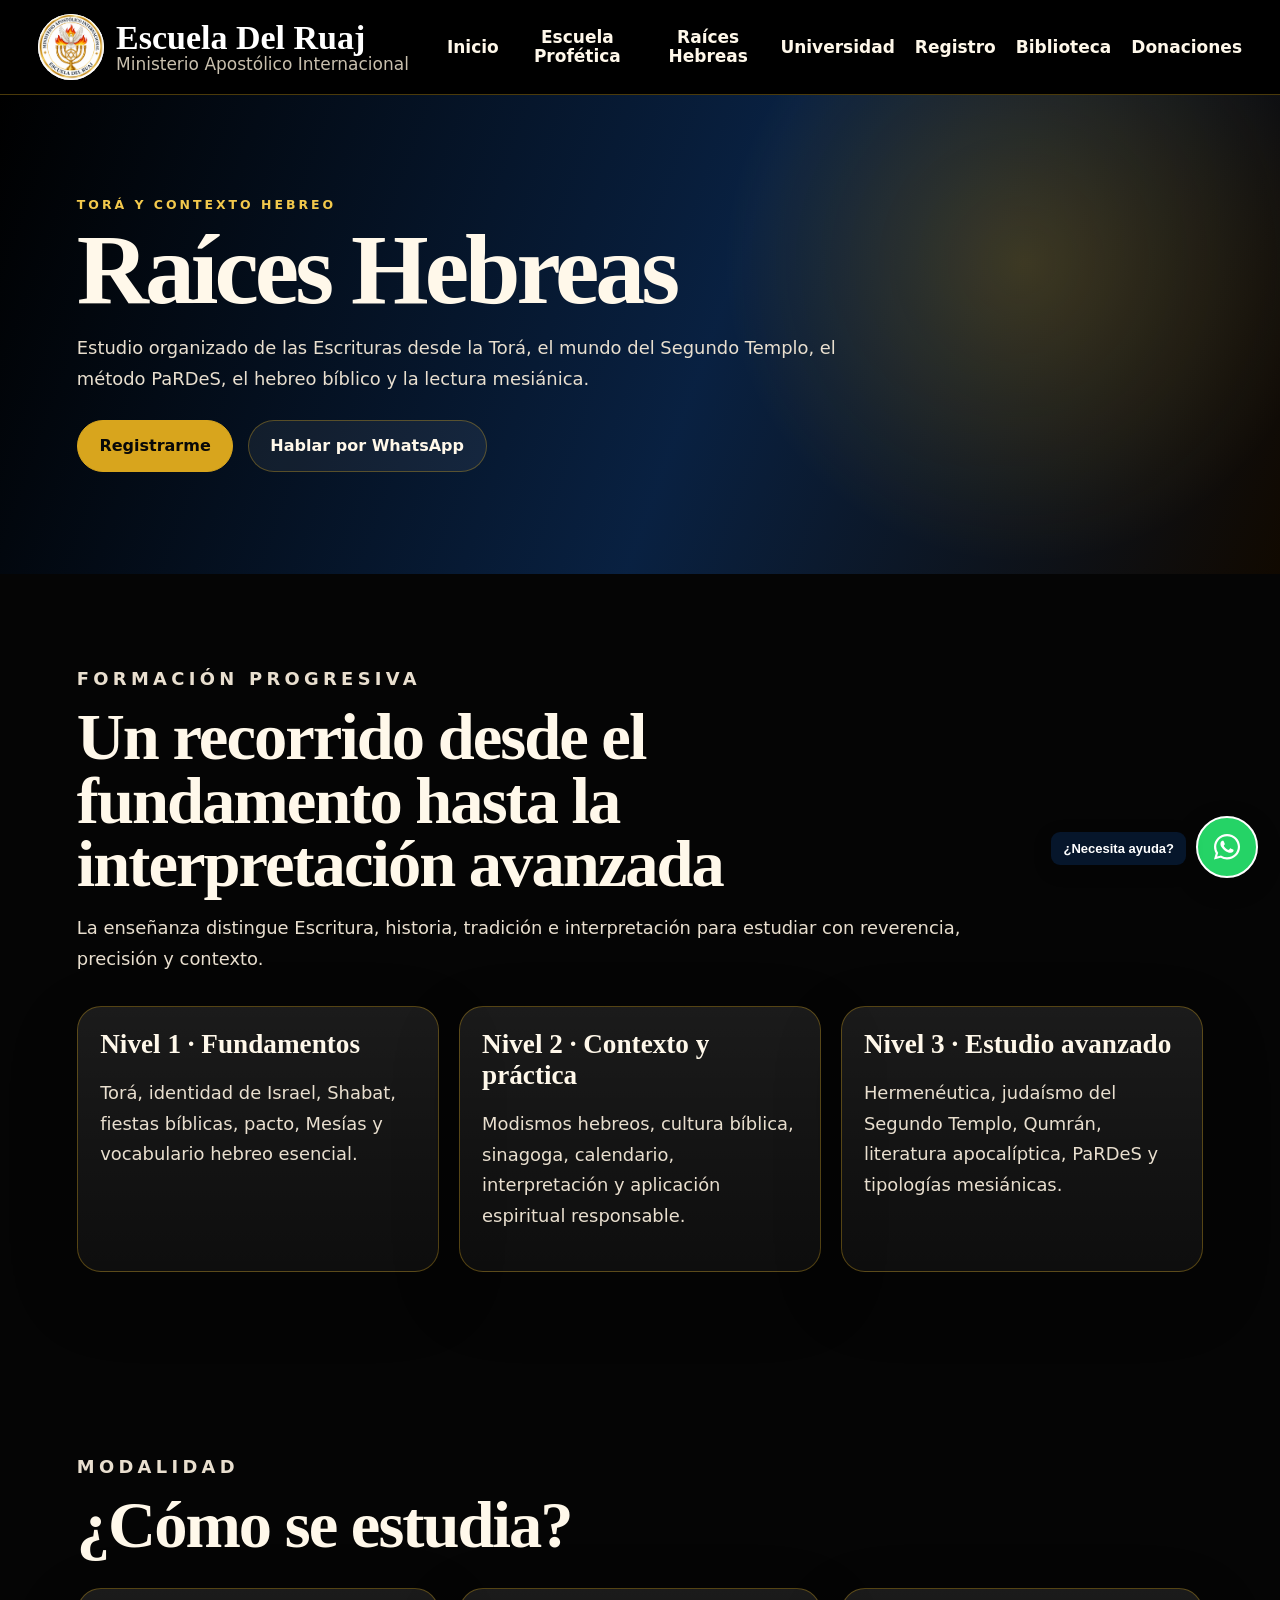
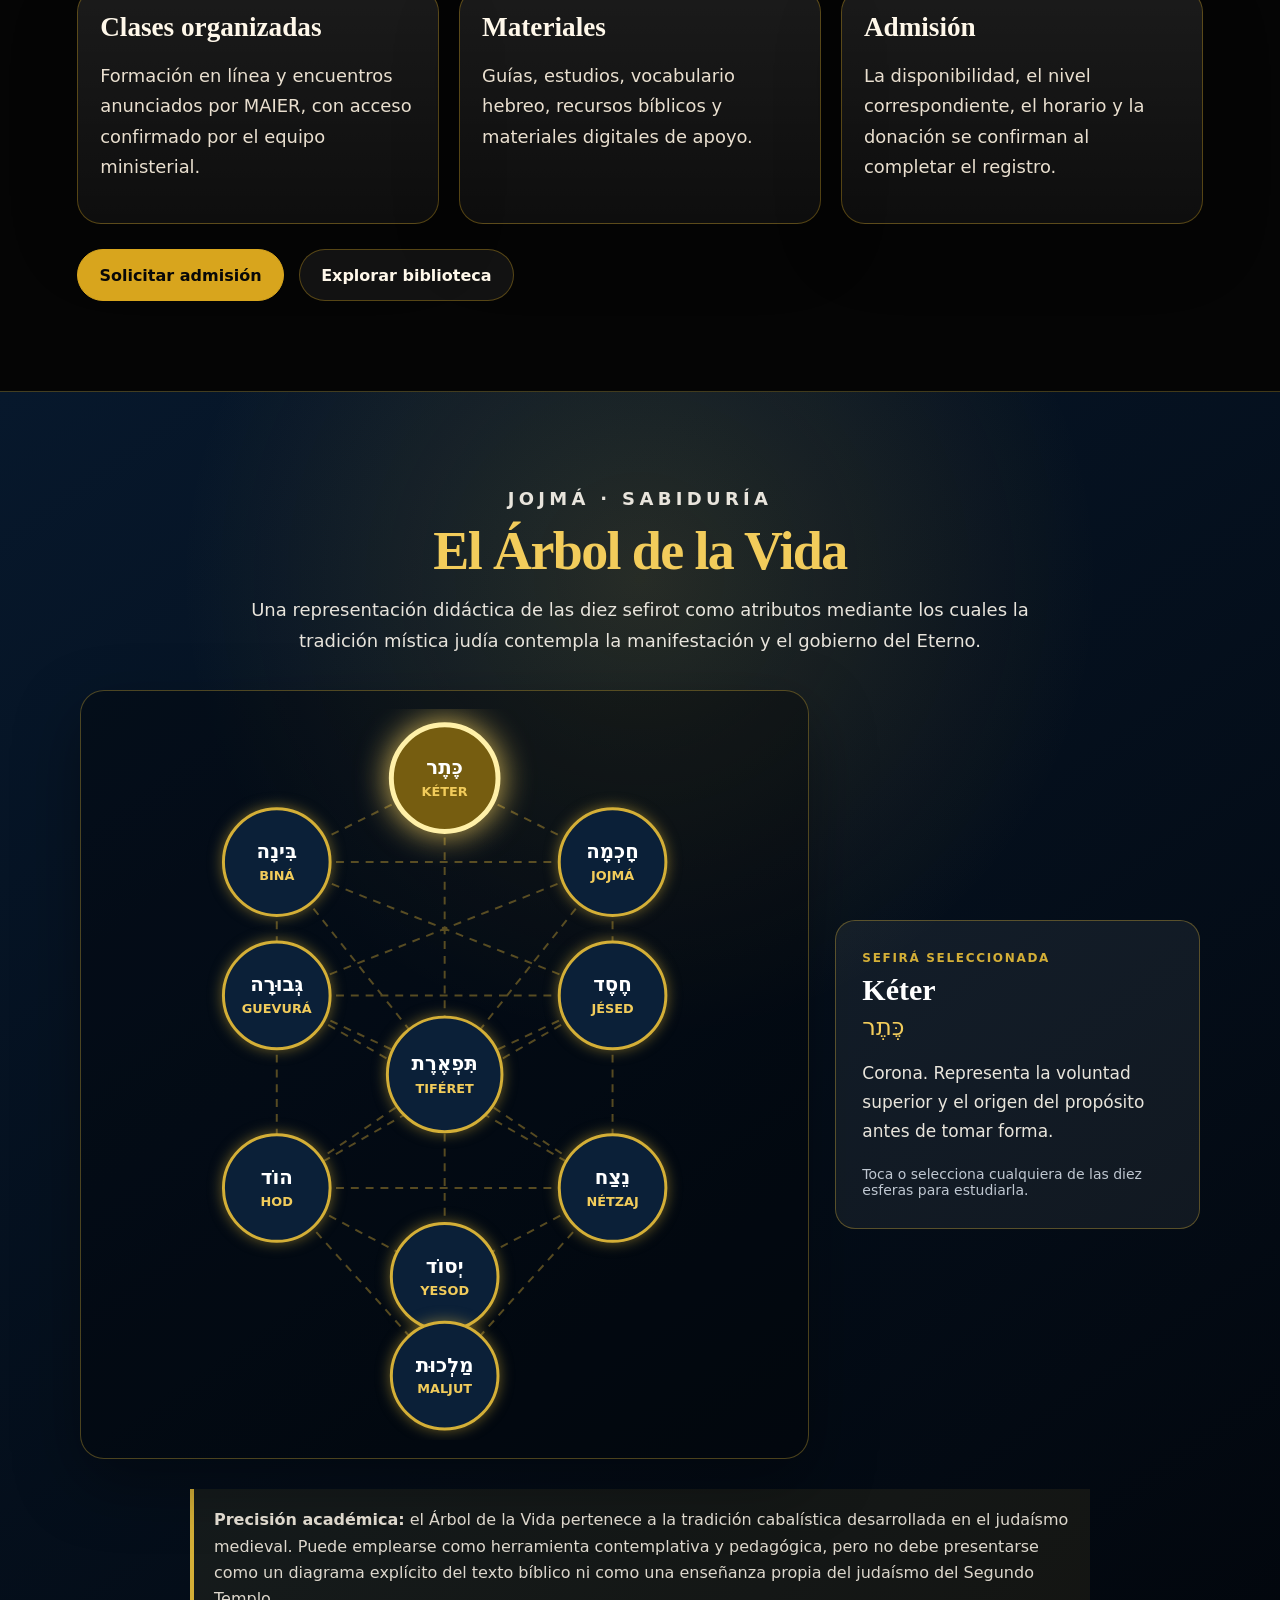
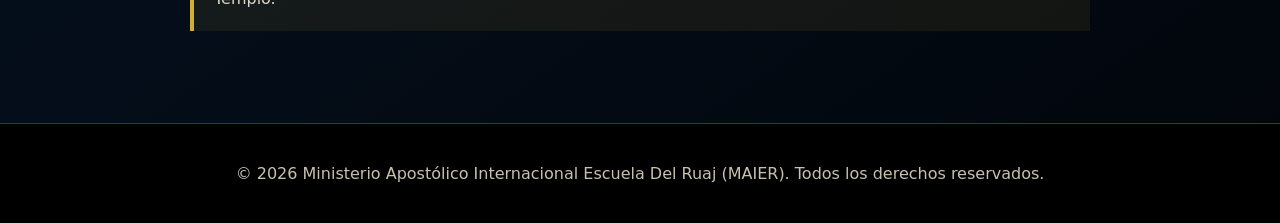
<file: programas/raices-hebreas.html>
<!DOCTYPE html><html lang="es"><head><meta charset="UTF-8" />
<meta name="viewport" content="width=device-width, initial-scale=1.0" />
<link rel="icon" href="../assets/favicon.png" />
<link rel="stylesheet" href="../styles.css" /><title>Raíces Hebreas | MAIER</title>
  <!-- Google tag (gtag.js) -->
  <script async src="https://www.googletagmanager.com/gtag/js?id=G-LTMYRYYGVL"></script>
  <script>
    window.dataLayer = window.dataLayer || [];
    function gtag(){dataLayer.push(arguments);}
    gtag('js', new Date());
    gtag('config', 'G-LTMYRYYGVL');
  </script>
<style>
.etz-section{padding:clamp(58px,8vw,92px) 18px;background:radial-gradient(circle at 50% 14%,rgba(212,175,55,.16),transparent 35%),linear-gradient(145deg,#07182c,#02060c);color:#fff;border-top:1px solid rgba(212,175,55,.3)}
.etz-wrap{width:min(100%,1120px);margin:0 auto;text-align:center}
.etz-title{max-width:780px;margin:0 auto 34px}.etz-title h2{margin:8px 0 14px;color:#f2cc5b;font-family:Georgia,"Times New Roman",serif;font-size:clamp(34px,5vw,54px)}.etz-title p{color:#e8e4dc;font-size:18px;line-height:1.7}
.etz-layout{display:grid;grid-template-columns:minmax(0,1.4fr) minmax(280px,.7fr);gap:26px;align-items:center}
.etz-canvas{padding:18px;border:1px solid rgba(212,175,55,.35);border-radius:24px;background:rgba(0,0,0,.32);box-shadow:0 24px 65px rgba(0,0,0,.35)}
.etz-svg{display:block;width:100%;height:auto;max-height:760px}
.etz-path{fill:none;stroke:#b99632;stroke-width:2;opacity:.46;stroke-dasharray:8 7;animation:etz-flow 10s linear infinite}
.etz-node{cursor:pointer;outline:none}.etz-node circle{fill:#0b2038;stroke:#d4af37;stroke-width:3;filter:drop-shadow(0 0 7px rgba(212,175,55,.5));transition:fill .25s,stroke-width .25s,filter .25s;animation:etz-pulse 4s ease-in-out infinite}
.etz-node:nth-of-type(2n) circle{animation-delay:-2s}.etz-node:hover circle,.etz-node:focus circle,.etz-node.is-active circle{fill:#765d10;stroke:#fff0a8;stroke-width:5;filter:drop-shadow(0 0 16px rgba(242,204,91,.9))}
.etz-hebrew{fill:#fff;font-size:20px;font-weight:800;text-anchor:middle;pointer-events:none}.etz-spanish{fill:#f2cc5b;font-size:13px;font-weight:800;text-anchor:middle;pointer-events:none}
.etz-panel{padding:30px 26px;border:1px solid rgba(212,175,55,.36);border-radius:20px;background:rgba(255,255,255,.06);text-align:left}
.etz-panel-label{margin:0 0 8px;color:#d4af37;font-size:12px;font-weight:900;letter-spacing:.14em;text-transform:uppercase}.etz-panel h3{margin:0 0 6px;color:#fff;font-size:30px}.etz-panel-hebrew{margin:0 0 18px;color:#f2cc5b;font-size:24px}.etz-panel-text{margin:0;color:#e9e5dc;font-size:17px;line-height:1.7}.etz-instruction{margin:20px 0 0;color:#bfc7d1;font-size:14px}
.etz-note{max-width:900px;margin:30px auto 0;padding:18px 20px;border-left:4px solid #d4af37;background:rgba(212,175,55,.08);color:#ddd7cc;line-height:1.65;text-align:left}
@keyframes etz-flow{to{stroke-dashoffset:-150}}@keyframes etz-pulse{0%,100%{opacity:.88}50%{opacity:1;filter:drop-shadow(0 0 13px rgba(212,175,55,.75))}}
@media(max-width:820px){.etz-layout{grid-template-columns:1fr}.etz-panel{max-width:620px;margin:0 auto}.etz-svg{max-height:none}}
@media(prefers-reduced-motion:reduce){.etz-path,.etz-node circle{animation:none}}
</style></head><body><header class="topbar">
  <a class="brand" href="../index.html">
    <img src="../logoMAIER.png" alt="Logo oficial MAIER" />
    <div><strong>Escuela Del Ruaj</strong><span>Ministerio Apostólico Internacional</span></div>
  </a>
  <button class="menu-btn" aria-label="Abrir menú">☰</button>
  <nav class="nav">
    <a href="../index.html">Inicio</a>
    <a href="../programas/escuela-profetica.html">Escuela Profética</a>
    <a href="../programas/raices-hebreas.html">Raíces Hebreas</a>
    <a href="../programas/universidad-del-reino.html">Universidad</a>
    <a href="../registro/index.html">Registro</a>
    <a href="../biblioteca/index.html">Biblioteca</a>
    <a href="../#donaciones">Donaciones</a>
  </nav>
</header><main>
<section class="page-hero">
  <p class="kicker">Torá y contexto hebreo</p>
  <h1>Raíces Hebreas</h1>
  <p class="lead">Estudio organizado de las Escrituras desde la Torá, el mundo del Segundo Templo, el método PaRDeS, el hebreo bíblico y la lectura mesiánica.</p>
  <div class="hero-actions"><a class="btn btn-primary" href="../registro/index.html">Registrarme</a><a class="btn" href="https://wa.me/16099109514?text=Saludos,%20deseo%20información%20sobre%20Raíces%20Hebreas" target="_blank" rel="noopener noreferrer">Hablar por WhatsApp</a></div>
</section>
<section class="section">
  <div class="section-title"><p class="kicker">Formación progresiva</p><h2>Un recorrido desde el fundamento hasta la interpretación avanzada</h2><p>La enseñanza distingue Escritura, historia, tradición e interpretación para estudiar con reverencia, precisión y contexto.</p></div>
  <div class="program-grid">
    <article class="program-card"><h3>Nivel 1 · Fundamentos</h3><p>Torá, identidad de Israel, Shabat, fiestas bíblicas, pacto, Mesías y vocabulario hebreo esencial.</p></article>
    <article class="program-card"><h3>Nivel 2 · Contexto y práctica</h3><p>Modismos hebreos, cultura bíblica, sinagoga, calendario, interpretación y aplicación espiritual responsable.</p></article>
    <article class="program-card"><h3>Nivel 3 · Estudio avanzado</h3><p>Hermenéutica, judaísmo del Segundo Templo, Qumrán, literatura apocalíptica, PaRDeS y tipologías mesiánicas.</p></article>
  </div>
</section>
<section class="section">
  <div class="section-title"><p class="kicker">Modalidad</p><h2>¿Cómo se estudia?</h2></div>
  <div class="program-grid">
    <article class="program-card"><h3>Clases organizadas</h3><p>Formación en línea y encuentros anunciados por MAIER, con acceso confirmado por el equipo ministerial.</p></article>
    <article class="program-card"><h3>Materiales</h3><p>Guías, estudios, vocabulario hebreo, recursos bíblicos y materiales digitales de apoyo.</p></article>
    <article class="program-card"><h3>Admisión</h3><p>La disponibilidad, el nivel correspondiente, el horario y la donación se confirman al completar el registro.</p></article>
  </div>
  <div class="hero-actions"><a class="btn btn-primary" href="../registro/index.html">Solicitar admisión</a><a class="btn" href="../biblioteca/index.html">Explorar biblioteca</a></div>
</section>
<section class="etz-section" id="arbol-de-la-vida">
<div class="etz-wrap">
  <div class="etz-title">
    <p class="kicker">Jojmá · Sabiduría</p>
    <h2>El Árbol de la Vida</h2>
    <p>Una representación didáctica de las diez sefirot como atributos mediante los cuales la tradición mística judía contempla la manifestación y el gobierno del Eterno.</p>
  </div>
  <div class="etz-layout">
    <div class="etz-canvas">
      <svg class="etz-svg" viewBox="0 0 700 740" role="img" aria-labelledby="etzSvgTitle etzSvgDesc">
        <title id="etzSvgTitle">Árbol de la Vida con las diez sefirot</title>
        <desc id="etzSvgDesc">Diagrama interactivo. Selecciona una esfera para leer su explicación.</desc>
        <g aria-hidden="true">
          <path class="etz-path" d="M350 70 L180 155 M350 70 L520 155 M350 70 L350 370 M180 155 L520 155 M180 155 L180 290 M180 155 L520 290 M180 155 L350 370 M520 155 L520 290 M520 155 L180 290 M520 155 L350 370 M180 290 L520 290 M180 290 L350 370 M180 290 L180 485 M180 290 L520 485 M520 290 L350 370 M520 290 L520 485 M520 290 L180 485 M350 370 L180 485 M350 370 L520 485 M350 370 L350 575 M180 485 L520 485 M180 485 L350 575 M180 485 L350 675 M520 485 L350 575 M520 485 L350 675 M350 575 L350 675"/>
        </g>
        <g class="etz-node" tabindex="0" role="button" aria-label="Kéter, Corona" data-name="Kéter" data-hebrew="כֶּתֶר" data-text="Corona. Representa la voluntad superior y el origen del propósito antes de tomar forma.">
          <circle cx="350" cy="70" r="54"/><text class="etz-hebrew" x="350" y="66">כֶּתֶר</text><text class="etz-spanish" x="350" y="88">KÉTER</text>
        </g>
        <g class="etz-node" tabindex="0" role="button" aria-label="Biná, Entendimiento" data-name="Biná" data-hebrew="בִּינָה" data-text="Entendimiento. Discierne, desarrolla y da estructura a la sabiduría recibida.">
          <circle cx="180" cy="155" r="54"/><text class="etz-hebrew" x="180" y="151">בִּינָה</text><text class="etz-spanish" x="180" y="173">BINÁ</text>
        </g>
        <g class="etz-node" tabindex="0" role="button" aria-label="Jojmá, Sabiduría" data-name="Jojmá" data-hebrew="חָכְמָה" data-text="Sabiduría. La intuición creadora, el destello inicial de una idea y el potencial todavía no desarrollado.">
          <circle cx="520" cy="155" r="54"/><text class="etz-hebrew" x="520" y="151">חָכְמָה</text><text class="etz-spanish" x="520" y="173">JOJMÁ</text>
        </g>
        <g class="etz-node" tabindex="0" role="button" aria-label="Guevurá, Rigor" data-name="Guevurá" data-hebrew="גְּבוּרָה" data-text="Rigor y fortaleza. Establece límites, disciplina y juicio para que el amor no pierda orden.">
          <circle cx="180" cy="290" r="54"/><text class="etz-hebrew" x="180" y="286">גְּבוּרָה</text><text class="etz-spanish" x="180" y="308">GUEVURÁ</text>
        </g>
        <g class="etz-node" tabindex="0" role="button" aria-label="Jésed, Bondad" data-name="Jésed" data-hebrew="חֶסֶד" data-text="Bondad amorosa. Expresa expansión, generosidad, misericordia y entrega abundante.">
          <circle cx="520" cy="290" r="54"/><text class="etz-hebrew" x="520" y="286">חֶסֶד</text><text class="etz-spanish" x="520" y="308">JÉSED</text>
        </g>
        <g class="etz-node" tabindex="0" role="button" aria-label="Tiféret, Belleza" data-name="Tiféret" data-hebrew="תִּפְאֶרֶת" data-text="Belleza y armonía. Integra la bondad y el rigor mediante compasión, verdad y equilibrio.">
          <circle cx="350" cy="370" r="58"/><text class="etz-hebrew" x="350" y="366">תִּפְאֶרֶת</text><text class="etz-spanish" x="350" y="389">TIFÉRET</text>
        </g>
        <g class="etz-node" tabindex="0" role="button" aria-label="Hod, Esplendor" data-name="Hod" data-hebrew="הוֹד" data-text="Esplendor. Se relaciona con humildad, reconocimiento, lenguaje y la capacidad de dar forma al pensamiento.">
          <circle cx="180" cy="485" r="54"/><text class="etz-hebrew" x="180" y="481">הוֹד</text><text class="etz-spanish" x="180" y="503">HOD</text>
        </g>
        <g class="etz-node" tabindex="0" role="button" aria-label="Nétzaj, Eternidad" data-name="Nétzaj" data-hebrew="נֵצַח" data-text="Perseverancia y victoria. Es el impulso para avanzar, sostener el propósito y superar obstáculos.">
          <circle cx="520" cy="485" r="54"/><text class="etz-hebrew" x="520" y="481">נֵצַח</text><text class="etz-spanish" x="520" y="503">NÉTZAJ</text>
        </g>
        <g class="etz-node" tabindex="0" role="button" aria-label="Yesod, Fundamento" data-name="Yesod" data-hebrew="יְסוֹד" data-text="Fundamento. Canaliza y conecta los atributos superiores con su expresión en la realidad.">
          <circle cx="350" cy="575" r="54"/><text class="etz-hebrew" x="350" y="571">יְסוֹד</text><text class="etz-spanish" x="350" y="593">YESOD</text>
        </g>
        <g class="etz-node" tabindex="0" role="button" aria-label="Maljut, Reino" data-name="Maljut" data-hebrew="מַלְכוּת" data-text="Reino. Representa recepción, presencia y manifestación concreta del gobierno divino en la realidad.">
          <circle cx="350" cy="675" r="54"/><text class="etz-hebrew" x="350" y="671">מַלְכוּת</text><text class="etz-spanish" x="350" y="693">MALJUT</text>
        </g>
      </svg>
    </div>
    <aside class="etz-panel" aria-live="polite">
      <p class="etz-panel-label">Sefirá seleccionada</p>
      <h3 id="etzName">Kéter</h3>
      <p class="etz-panel-hebrew" id="etzHebrew" lang="he" dir="rtl">כֶּתֶר</p>
      <p class="etz-panel-text" id="etzText">Corona. Representa la voluntad superior y el origen del propósito antes de tomar forma.</p>
      <p class="etz-instruction">Toca o selecciona cualquiera de las diez esferas para estudiarla.</p>
    </aside>
  </div>
  <p class="etz-note"><strong>Precisión académica:</strong> el Árbol de la Vida pertenece a la tradición cabalística desarrollada en el judaísmo medieval. Puede emplearse como herramienta contemplativa y pedagógica, pero no debe presentarse como un diagrama explícito del texto bíblico ni como una enseñanza propia del judaísmo del Segundo Templo.</p>
</div>
</section></main><footer>
  <p>© <span id="year"></span> Ministerio Apostólico Internacional Escuela Del Ruaj (MAIER). Todos los derechos reservados.</p>
</footer>
<script>
(function(){
  const nodes=document.querySelectorAll(".etz-node");
  const name=document.getElementById("etzName"), hebrew=document.getElementById("etzHebrew"), text=document.getElementById("etzText");
  function selectNode(node){
    nodes.forEach(function(item){item.classList.toggle("is-active",item===node);});
    name.textContent=node.dataset.name; hebrew.textContent=node.dataset.hebrew; text.textContent=node.dataset.text;
  }
  nodes.forEach(function(node){
    node.addEventListener("click",function(){selectNode(node);});
    node.addEventListener("keydown",function(event){if(event.key==="Enter"||event.key===" "){event.preventDefault();selectNode(node);}});
  });
  if(nodes[0]) selectNode(nodes[0]);
})();
</script>
<script src="../script.js"></script></body></html>
</file>
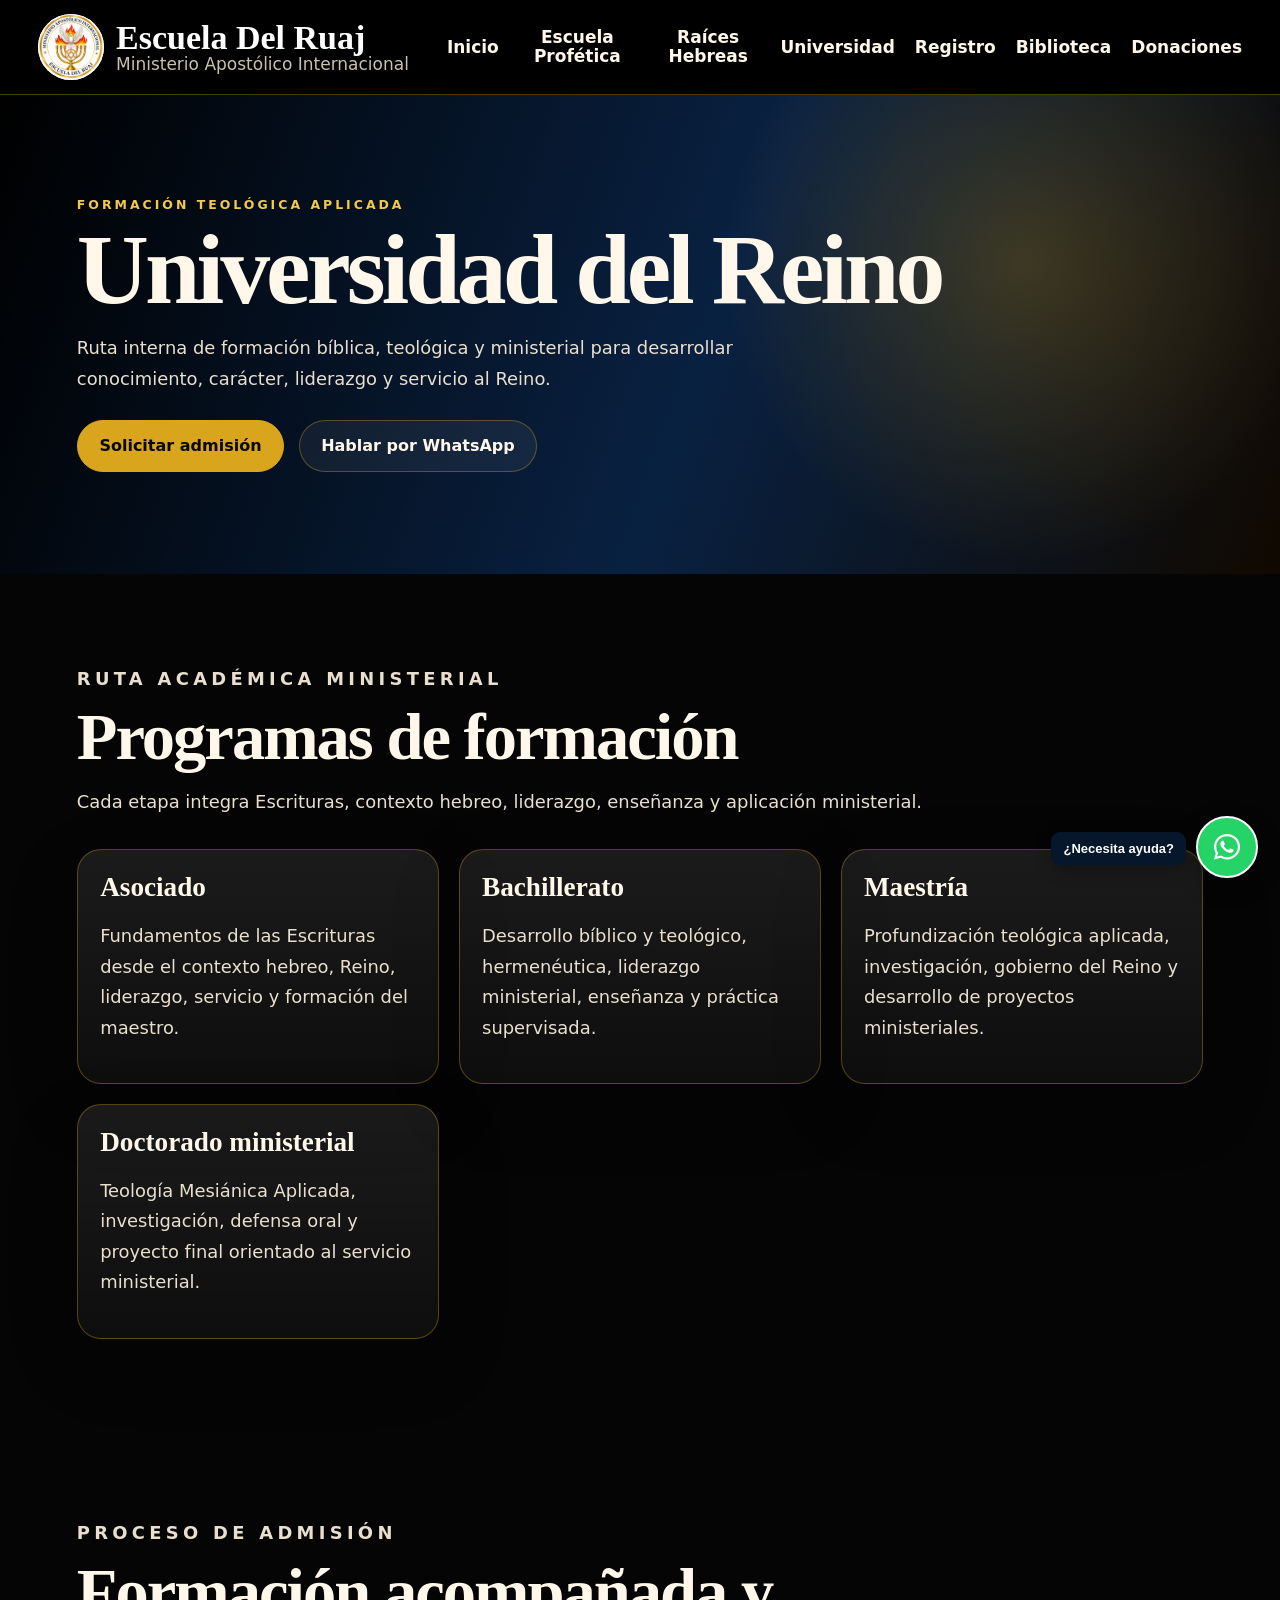
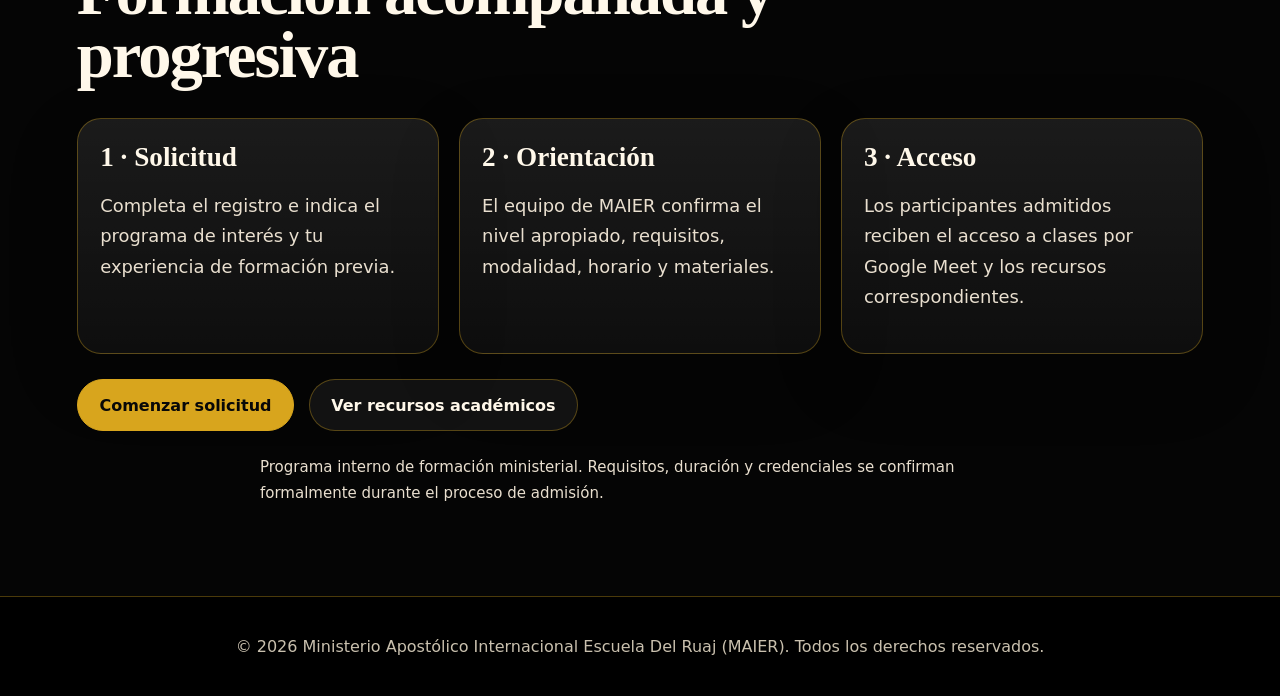
<file: programas/universidad-del-reino.html>
<!DOCTYPE html><html lang="es"><head><meta charset="UTF-8" />
<meta name="viewport" content="width=device-width, initial-scale=1.0" />
<link rel="icon" href="../assets/favicon.png" />
<link rel="stylesheet" href="../styles.css" /><title>Universidad del Reino | MAIER</title>
  <!-- Google tag (gtag.js) -->
  <script async src="https://www.googletagmanager.com/gtag/js?id=G-LTMYRYYGVL"></script>
  <script>
    window.dataLayer = window.dataLayer || [];
    function gtag(){dataLayer.push(arguments);}
    gtag('js', new Date());
    gtag('config', 'G-LTMYRYYGVL');
  </script>
</head><body><header class="topbar">
  <a class="brand" href="../index.html">
    <img src="../logoMAIER.png" alt="Logo oficial MAIER" />
    <div><strong>Escuela Del Ruaj</strong><span>Ministerio Apostólico Internacional</span></div>
  </a>
  <button class="menu-btn" aria-label="Abrir menú">☰</button>
  <nav class="nav">
    <a href="../index.html">Inicio</a>
    <a href="../programas/escuela-profetica.html">Escuela Profética</a>
    <a href="../programas/raices-hebreas.html">Raíces Hebreas</a>
    <a href="../programas/universidad-del-reino.html">Universidad</a>
    <a href="../registro/index.html">Registro</a>
    <a href="../biblioteca/index.html">Biblioteca</a>
    <a href="../#donaciones">Donaciones</a>
  </nav>
</header><main>
<section class="page-hero">
  <p class="kicker">Formación teológica aplicada</p>
  <h1>Universidad del Reino</h1>
  <p class="lead">Ruta interna de formación bíblica, teológica y ministerial para desarrollar conocimiento, carácter, liderazgo y servicio al Reino.</p>
  <div class="hero-actions"><a class="btn btn-primary" href="../registro/index.html">Solicitar admisión</a><a class="btn" href="https://wa.me/16099109514?text=Saludos,%20deseo%20información%20sobre%20Universidad%20del%20Reino" target="_blank" rel="noopener noreferrer">Hablar por WhatsApp</a></div>
</section>
<section class="section">
  <div class="section-title"><p class="kicker">Ruta académica ministerial</p><h2>Programas de formación</h2><p>Cada etapa integra Escrituras, contexto hebreo, liderazgo, enseñanza y aplicación ministerial.</p></div>
  <div class="program-grid">
    <article class="program-card"><h3>Asociado</h3><p>Fundamentos de las Escrituras desde el contexto hebreo, Reino, liderazgo, servicio y formación del maestro.</p></article>
    <article class="program-card"><h3>Bachillerato</h3><p>Desarrollo bíblico y teológico, hermenéutica, liderazgo ministerial, enseñanza y práctica supervisada.</p></article>
    <article class="program-card"><h3>Maestría</h3><p>Profundización teológica aplicada, investigación, gobierno del Reino y desarrollo de proyectos ministeriales.</p></article>
    <article class="program-card"><h3>Doctorado ministerial</h3><p>Teología Mesiánica Aplicada, investigación, defensa oral y proyecto final orientado al servicio ministerial.</p></article>
  </div>
</section>
<section class="section">
  <div class="section-title"><p class="kicker">Proceso de admisión</p><h2>Formación acompañada y progresiva</h2></div>
  <div class="program-grid">
    <article class="program-card"><h3>1 · Solicitud</h3><p>Completa el registro e indica el programa de interés y tu experiencia de formación previa.</p></article>
    <article class="program-card"><h3>2 · Orientación</h3><p>El equipo de MAIER confirma el nivel apropiado, requisitos, modalidad, horario y materiales.</p></article>
    <article class="program-card"><h3>3 · Acceso</h3><p>Los participantes admitidos reciben el acceso a clases por Google Meet y los recursos correspondientes.</p></article>
  </div>
  <div class="hero-actions"><a class="btn btn-primary" href="../registro/index.html">Comenzar solicitud</a><a class="btn" href="../biblioteca/index.html">Ver recursos académicos</a></div>
  <p class="lead" style="margin:24px auto 0;font-size:15px;">Programa interno de formación ministerial. Requisitos, duración y credenciales se confirman formalmente durante el proceso de admisión.</p>
</section>
</main><footer>
  <p>© <span id="year"></span> Ministerio Apostólico Internacional Escuela Del Ruaj (MAIER). Todos los derechos reservados.</p>
</footer>
<script src="../script.js"></script></body></html>
</file>
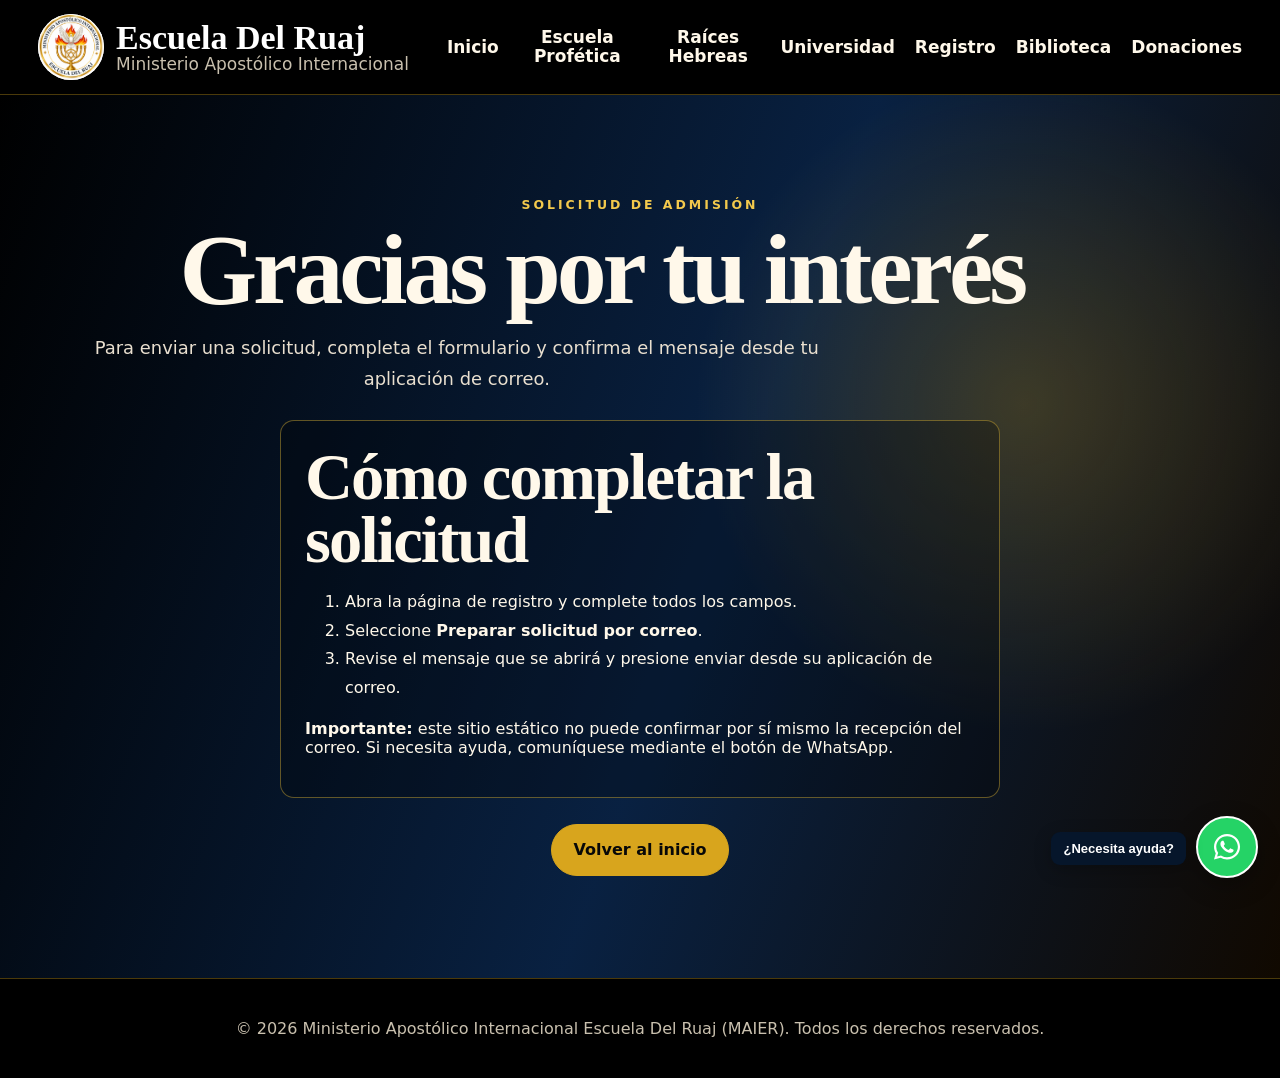
<file: registro/gracias.html>
<!DOCTYPE html><html lang="es"><head><meta charset="UTF-8" />
<meta name="viewport" content="width=device-width, initial-scale=1.0" />
<link rel="icon" href="../assets/favicon.png" />
<link rel="stylesheet" href="../styles.css" /><title>Solicitud de admisión | MAIER</title>
  <!-- Google tag (gtag.js) -->
  <script async src="https://www.googletagmanager.com/gtag/js?id=G-LTMYRYYGVL"></script>
  <script>
    window.dataLayer = window.dataLayer || [];
    function gtag(){dataLayer.push(arguments);}
    gtag('js', new Date());
    gtag('config', 'G-LTMYRYYGVL');
  </script>
</head><body><header class="topbar">
  <a class="brand" href="../index.html">
    <img src="../logoMAIER.png" alt="Logo oficial MAIER" />
    <div><strong>Escuela Del Ruaj</strong><span>Ministerio Apostólico Internacional</span></div>
  </a>
  <button class="menu-btn" aria-label="Abrir menú">☰</button>
  <nav class="nav">
    <a href="../index.html">Inicio</a>
    <a href="../programas/escuela-profetica.html">Escuela Profética</a>
    <a href="../programas/raices-hebreas.html">Raíces Hebreas</a>
    <a href="../programas/universidad-del-reino.html">Universidad</a>
    <a href="../registro/index.html">Registro</a>
    <a href="../biblioteca/index.html">Biblioteca</a>
    <a href="../index.html#donaciones">Donaciones</a>
  </nav>
</header><main><section class="page-hero center"><p class="kicker">Solicitud de admisión</p><h1>Gracias por tu interés</h1><p class="lead">Para enviar una solicitud, completa el formulario y confirma el mensaje desde tu aplicación de correo.</p>
<div style="max-width:720px;margin:26px auto;padding:24px;text-align:left;border:1px solid rgba(212,175,55,.45);border-radius:14px;background:rgba(0,0,0,.25);">
<h2 style="margin-top:0;">Cómo completar la solicitud</h2>
<ol style="line-height:1.8;"><li>Abra la página de registro y complete todos los campos.</li><li>Seleccione <strong>Preparar solicitud por correo</strong>.</li><li>Revise el mensaje que se abrirá y presione enviar desde su aplicación de correo.</li></ol>
<p><strong>Importante:</strong> este sitio estático no puede confirmar por sí mismo la recepción del correo. Si necesita ayuda, comuníquese mediante el botón de WhatsApp.</p>
</div>
<a class="btn btn-primary" href="../index.html">Volver al inicio</a></section></main><footer>
  <p>© <span id="year"></span> Ministerio Apostólico Internacional Escuela Del Ruaj (MAIER). Todos los derechos reservados.</p>
</footer>
<script src="../script.js"></script></body></html>
</file>
<file: styles.css>
:root{--blue:#092244;--blue2:#0f315f;--gold:#d8a51d;--gold2:#f3c94c;--cream:#fff8ea;--white:#fff;--black:#050505;--muted:#c9c0ae;--border:rgba(216,165,29,.35)}*{box-sizing:border-box}html{scroll-behavior:smooth}body{margin:0;font-family:Inter,system-ui,-apple-system,BlinkMacSystemFont,"Segoe UI",Arial,sans-serif;background:var(--black);color:var(--cream)}a{color:inherit}.topbar{position:sticky;top:0;z-index:50;display:flex;align-items:center;justify-content:space-between;gap:1.25rem;padding:.8rem clamp(1rem,4vw,3.5rem);background:rgba(0,0,0,.92);border-bottom:1px solid var(--border);backdrop-filter:blur(14px)}.brand{display:flex;align-items:center;gap:.8rem;text-decoration:none;min-width:0}.brand img{width:66px;height:66px;object-fit:contain;border-radius:50%;background:var(--white)}.brand strong{display:block;font-family:Georgia,"Times New Roman",serif;font-size:clamp(1.3rem,3.6vw,2.25rem);line-height:1;color:var(--white);white-space:nowrap}.brand span{display:block;color:var(--muted);font-size:clamp(.9rem,2.6vw,1.18rem)}.nav{display:flex;align-items:center;gap:1rem}.nav a{text-decoration:none;color:var(--cream);font-weight:800;font-size:.92rem}.nav a:hover{color:var(--gold2)}.menu-btn{display:none;background:transparent;border:0;color:var(--gold2);font-size:2rem}.hero,.page-hero{min-height:70vh;display:grid;grid-template-columns:minmax(0,1.1fr) minmax(260px,.65fr);gap:clamp(2rem,5vw,4rem);align-items:center;padding:clamp(3.5rem,8vw,7rem) clamp(1.2rem,6vw,5rem);background:radial-gradient(circle at 80% 35%,rgba(216,165,29,.24),transparent 28%),linear-gradient(110deg,rgba(0,0,0,.98),rgba(9,34,68,.96) 55%,rgba(17,9,0,.96))}.page-hero{display:block;min-height:auto}.center{text-align:center}.kicker{margin:0 0 .7rem;color:var(--gold2);letter-spacing:.24em;text-transform:uppercase;font-weight:900;font-size:.78rem}h1,h2,h3{font-family:Georgia,"Times New Roman",serif;margin:0}h1{font-size:clamp(3rem,7.8vw,6.4rem);line-height:.92;letter-spacing:-.04em;max-width:1050px}h2{font-size:clamp(2.2rem,5.2vw,4.4rem);line-height:.95;letter-spacing:-.03em}h3{font-size:1.7rem}.lead,.section-title p,.program-card p,.registration-layout p,.contact p,.donation p{color:#e9dfcf;font-size:1.12rem;line-height:1.7}.lead{max-width:760px}.hero-actions{display:flex;flex-wrap:wrap;gap:.9rem;margin-top:1.6rem}.btn{display:inline-flex;align-items:center;justify-content:center;min-height:52px;padding:.85rem 1.35rem;border-radius:999px;border:1px solid var(--border);text-decoration:none;font-weight:900;color:var(--cream);cursor:pointer;background:rgba(255,255,255,.06)}.btn-primary{background:var(--gold);border-color:var(--gold);color:#080808}.btn-outline{border-color:var(--gold2)}.hero-stats{display:grid;grid-template-columns:repeat(3,minmax(0,1fr));gap:.9rem;margin-top:2rem;max-width:620px}.hero-stats div{padding:1rem;border:1px solid var(--border);border-radius:18px;background:rgba(255,255,255,.06)}.hero-stats strong{display:block;color:var(--gold2);font-size:1.45rem}.hero-stats span{color:var(--muted);font-size:.9rem}.hero-seal{display:grid;place-items:center}.hero-seal img{width:min(390px,85vw);aspect-ratio:1;object-fit:contain;border-radius:50%;filter:drop-shadow(0 32px 80px rgba(0,0,0,.55))}.announcement{display:flex;justify-content:space-between;gap:1.4rem;align-items:center;padding:1.5rem clamp(1.2rem,6vw,5rem);border-top:1px solid rgba(216,165,29,.2);border-bottom:1px solid rgba(216,165,29,.2);background:#160d00}.announcement p{margin:.25rem 0 0;color:var(--muted)}.live-dot{display:inline-block;width:.9rem;height:.9rem;margin-right:.45rem;border-radius:50%;background:#e11d48;box-shadow:0 0 0 6px rgba(225,29,72,.18)}.quick-links{display:flex;flex-wrap:wrap;gap:.7rem}.quick-links a{background:var(--gold);color:#080808;padding:.8rem 1.1rem;border-radius:999px;text-decoration:none;font-weight:900}.section{padding:clamp(3.5rem,7vw,6.5rem) clamp(1.2rem,6vw,5rem)}.section-title{max-width:900px;margin-bottom:2rem}.program-grid,.library-grid,.feature-grid{display:grid;gap:1.2rem}.program-grid{grid-template-columns:repeat(3,minmax(0,1fr))}.program-card,.resource-card,.cashapp,.student-form,.process div,.feature-grid div{border:1px solid var(--border);background:linear-gradient(180deg,rgba(255,255,255,.09),rgba(255,255,255,.04));border-radius:24px;padding:1.4rem;box-shadow:0 24px 70px rgba(0,0,0,.2)}.program-card .icon{width:54px;height:54px;display:grid;place-items:center;border-radius:16px;background:rgba(216,165,29,.16);font-size:1.7rem;margin-bottom:1rem}.program-card ul{padding-left:1.15rem;color:#e9dfcf;line-height:1.65}.program-card a{color:var(--gold2);font-weight:900}.section-dark{background:radial-gradient(circle at 15% 20%,rgba(216,165,29,.16),transparent 32%),#080808}.registration-layout{display:grid;grid-template-columns:minmax(0,.85fr) minmax(320px,1.15fr);gap:clamp(2rem,5vw,4rem);align-items:start}.process{display:grid;gap:.8rem;margin-top:1.6rem}.process strong{display:inline-grid;place-items:center;width:34px;height:34px;margin-right:.5rem;border-radius:50%;background:var(--gold);color:#080808}.student-form{display:grid;gap:1rem}.student-form label{display:grid;gap:.4rem;font-weight:900;color:var(--cream)}input,select,textarea{width:100%;padding:.9rem 1rem;border:1px solid rgba(216,165,29,.45);border-radius:16px;background:#fffdf8;color:#111;font:inherit}.hidden{display:none}.library-grid{grid-template-columns:repeat(3,minmax(0,1fr))}.resource-card{display:grid;gap:.35rem;min-height:155px;text-decoration:none;color:var(--cream)}.resource-card span{font-size:2rem}.resource-card small{color:var(--muted);line-height:1.5}.donation{display:grid;grid-template-columns:1fr auto;gap:2rem;align-items:center;background:#0a0a0a}.cashapp{min-width:min(360px,100%);text-align:center}.cashapp span{display:block;color:var(--muted);font-weight:900}.cashapp strong{color:var(--gold2);font-size:clamp(2rem,5vw,3.2rem)}.contact{text-align:center;background:linear-gradient(180deg,var(--blue),#02060c)}
.contact-study {
  padding-top: clamp(3.5rem, 6vw, 5rem);
  padding-bottom: clamp(2.5rem, 4vw, 3.5rem);
}

.contact-study h2 {
  max-width: 1000px;
  margin: 0.55rem auto 1rem;
  font-size: clamp(36px, 5vw, 58px);
  line-height: 1.08;
}

.contact-study-description {
  max-width: 880px;
  margin: 0 auto;
  color: #f1eadf;
  font-size: clamp(18px, 1.55vw, 21px);
  line-height: 1.65;
}

.contact-study-actions {
  display: flex;
  flex-wrap: wrap;
  justify-content: center;
  gap: 0.8rem;
  margin-top: 1.6rem;
}

.contact-study .btn {
  min-width: 170px;
  justify-content: center;
}

.contact-study .btn-primary {
  background: #d4af37;
  color: #071426 !important;
  text-shadow: none;
  font-weight: 900;
}

.contact-study .btn-primary:hover,
.contact-study .btn-primary:focus-visible {
  background: #f2cf5b;
  color: #02060c !important;
}

@media (max-width: 600px) {
  .contact-study {
    padding-top: 3rem;
    padding-bottom: 2.5rem;
  }

  .contact-study-actions {
    display: grid;
    grid-template-columns: 1fr;
    width: min(100%, 360px);
    margin-left: auto;
    margin-right: auto;
  }
}
.contact img{width:145px;height:145px;object-fit:contain;border-radius:50%;background:#fff;margin-bottom:1rem}.contact a{color:var(--gold2);font-weight:900}footer{padding:1.5rem;text-align:center;background:#000;color:var(--muted);border-top:1px solid var(--border)}@media(max-width:980px){.menu-btn{display:block}.nav{display:none;position:absolute;top:100%;left:0;right:0;flex-direction:column;align-items:flex-start;padding:1.2rem;background:#000;border-bottom:1px solid var(--border)}.nav.open{display:flex}.hero,.registration-layout,.donation{grid-template-columns:1fr}.hero-seal{order:-1}.hero-seal img{width:220px}.program-grid,.library-grid,.feature-grid{grid-template-columns:1fr}.announcement{align-items:flex-start;flex-direction:column}.brand strong{white-space:normal}.brand img{width:58px;height:58px}}@media(max-width:560px){.hero-stats{grid-template-columns:1fr}h1{font-size:2.8rem}.quick-links a,.btn{/* Ajustes móviles MAIER */
@media (max-width: 768px) {
  .hero {
    padding: 48px 22px 56px;
    text-align: center;
  }

  .hero-inner {
    max-width: 100%;
  }

  .hero-seal {
    margin: 0 auto 28px;
    display: flex;
    justify-content: center;
  }

  .hero-seal img {
    width: 220px !important;
    max-width: 70vw;
    height: auto;
  }

  .hero h1 {
    font-size: 3rem !important;
    line-height: 0.95 !important;
    letter-spacing: -1px;
  }

  .lead {
    font-size: 1.1rem !important;
    line-height: 1.6;
  }

  .hero-actions {
    flex-direction: column;
    gap: 12px;
  }

  .hero-actions .btn {
    width: 100%;
    text-align: center;
  }

  .hero-stats {
    grid-template-columns: 1fr;
    gap: 14px;
  }
}

@media (max-width: 480px) {
  .brand img {
    width: 72px;
    height: auto;
  }

  .brand strong {
    font-size: 1.7rem;
  }

  .brand span {
    font-size: 1rem;
  }

  .hero-seal img {
    width: 190px !important;
  }

  .hero h1 {
    font-size: 2.55rem !important;
    line-height: 0.95 !important;
  }

  .kicker {
    font-size: 0.85rem;
    letter-spacing: 5px;
  }
}width:100%}}/* Ajuste fuerte para hero MAIER en pantallas pequeñas y medianas */
@media (max-width: 1200px) {
  .hero {
    padding-top: 36px !important;
    padding-bottom: 48px !important;
  }

  .hero-seal {
    margin-bottom: 22px !important;
  }

  .hero-seal img {
    width: 180px !important;
    max-width: 45vw !important;
    height: auto !important;
  }

  .hero h1 {
    font-size: 2.6rem !important;
    line-height: 1.05 !important;
    letter-spacing: -1px !important;
  }

  .lead {
    font-size: 1.05rem !important;
    line-height: 1.55 !important;
  }

  .kicker {
    font-size: 0.82rem !important;
    letter-spacing: 4px !important;
  }
}

@media (max-width: 600px) {
  .hero {
    padding: 28px 20px 42px !important;
  }

  .hero-seal img {
    width: 140px !important;
    max-width: 42vw !important;
  }

  .hero h1 {
    font-size: 2.1rem !important;
    line-height: 1.05 !important;
  }

  .lead {
    font-size: 1rem !important;
  }
}
/* AJUSTE FINAL HEADER MAIER */
.topbar{
  display:flex !important;
  align-items:center !important;
  justify-content:space-between !important;
  gap:18px !important;
  padding:14px 38px !important;
}

.brand{
  flex:0 0 auto !important;
  max-width:440px !important;
  display:flex !important;
  align-items:center !important;
  gap:12px !important;
}

.brand img{
  width:66px !important;
  height:66px !important;
}

.brand strong{
  font-size:34px !important;
  line-height:1 !important;
  white-space:nowrap !important;
}

.brand span{
  font-size:17px !important;
  line-height:1.1 !important;
  white-space:nowrap !important;
}

.nav{
  flex:1 1 auto !important;
  display:flex !important;
  justify-content:flex-end !important;
  align-items:center !important;
  gap:20px !important;
  margin-left:20px !important;
  flex-wrap:nowrap !important;
}

.nav a{
  position:static !important;
  font-size:17px !important;
  line-height:1.1 !important;
  text-align:center !important;
  white-space:normal !important;
}

@media(max-width:1200px){
  .topbar{
    padding:12px 22px !important;
  }

  .brand strong{
    font-size:28px !important;
  }

  .brand span{
    font-size:14px !important;
  }

  .nav{
    gap:14px !important;
  }

  .nav a{
    font-size:15px !important;
  }
}/* INFORMACIÓN DE ACCESO A CLASES */
.access-info{
  margin: 40px auto;
  max-width: 1100px;
  padding: 28px;
  border: 1px solid rgba(216,165,29,.45);
  border-radius: 24px;
  background: rgba(255,255,255,.04);
  color: #fff;
}

.access-info h2{
  margin-top: 0;
  color: #d8a51d;
  font-family: Georgia, "Times New Roman", serif;
  font-size: 2rem;
}

.access-info p,
.access-info li{
  font-size: 1.05rem;
  line-height: 1.6;
}

.access-info ul{
  padding-left: 22px;
}


 /* =========================================
   CAPELLANÍA COMUNITARIA MAIER
========================================= */

.capellania-seccion {
  padding: 70px 20px;
  background:
    linear-gradient(
      135deg,
      rgba(6, 22, 41, 0.98),
      rgba(11, 45, 71, 0.96)
    );
  color: #ffffff;
}

.capellania-contenedor {
  width: 100%;
  max-width: 1100px;
  margin: 0 auto;
  text-align: center;
}

.capellania-etiqueta {
  display: inline-block;
  margin: 0 0 18px;
  padding: 8px 18px;
  border: 1px solid #f4c542;
  border-radius: 30px;
  color: #f4c542;
  font-size: 14px;
  font-weight: 700;
  letter-spacing: 1.5px;
}

.capellania-seccion h2 {
  margin: 0 0 12px;
  color: #f4c542;
  font-size: clamp(34px, 5vw, 52px);
  line-height: 1.1;
}

.capellania-seccion > .capellania-contenedor > h3 {
  margin: 0 0 22px;
  color: #ffffff;
  font-size: clamp(20px, 3vw, 27px);
}

.capellania-introduccion {
  max-width: 900px;
  margin: 0 auto 38px;
  color: #f3f5f7;
  font-size: 19px;
  line-height: 1.7;
}

.capellania-grid {
  display: grid;
  grid-template-columns: repeat(2, minmax(0, 1fr));
  gap: 24px;
  margin-top: 30px;
  text-align: left;
}

.capellania-tarjeta {
  padding: 30px;
  border: 1px solid rgba(244, 197, 66, 0.42);
  border-radius: 16px;
  background: rgba(255, 255, 255, 0.07);
  box-shadow: 0 12px 30px rgba(0, 0, 0, 0.22);
}

.capellania-tarjeta h3 {
  margin-top: 0;
  margin-bottom: 18px;
  color: #f4c542;
  font-size: 23px;
}

.capellania-tarjeta p,
.capellania-tarjeta li {
  color: #ffffff;
  font-size: 17px;
  line-height: 1.65;
}

.capellania-tarjeta ul {
  margin: 0;
  padding-left: 22px;
}

.capellania-tarjeta li {
  margin-bottom: 8px;
}

.capellania-botones {
  display: flex;
  justify-content: center;
  flex-wrap: wrap;
  gap: 14px;
  margin-top: 34px;
}

.boton-capellania {
  display: inline-block;
  padding: 15px 29px;
  border: 2px solid #f4c542;
  border-radius: 9px;
  background: #f4c542;
  color: #061629;
  font-size: 17px;
  font-weight: 800;
  text-decoration: none;
  transition:
    transform 0.2s ease,
    background 0.2s ease,
    color 0.2s ease;
}

.boton-capellania:hover {
  transform: translateY(-3px);
  background: transparent;
  color: #f4c542;
}

.boton-whatsapp {
  background: transparent;
  color: #f4c542;
}

.boton-whatsapp:hover {
  background: #f4c542;
  color: #061629;
}

.capellania-aviso {
  max-width: 900px;
  margin: 35px auto 0;
  padding: 18px;
  border-left: 4px solid #f4c542;
  background: rgba(0, 0, 0, 0.22);
  color: #e6e6e6;
  font-size: 14px;
  line-height: 1.6;
  text-align: left;
}

@media (max-width: 768px) {
  .capellania-seccion {
    padding: 55px 16px;
  }

  .capellania-grid {
    grid-template-columns: 1fr;
  }

  .capellania-tarjeta {
    padding: 24px 20px;
  }

  .capellania-introduccion {
    font-size: 17px;
  }

  .boton-capellania {
    width: 100%;
    max-width: 340px;
    text-align: center;
  }
}

/* =========================================
   CAPELLANÍA COMUNITARIA MAIER
========================================= */

.capellania-seccion {
  padding: 70px 20px;
  background:
    linear-gradient(
      135deg,
      rgba(6, 22, 41, 0.98),
      rgba(11, 45, 71, 0.96)
    );
  color: #ffffff;
}

.capellania-contenedor {
  width: 100%;
  max-width: 1100px;
  margin: 0 auto;
  text-align: center;
}

.capellania-etiqueta {
  display: inline-block;
  margin: 0 0 18px;
  padding: 8px 18px;
  border: 1px solid #f4c542;
  border-radius: 30px;
  color: #f4c542;
  font-size: 14px;
  font-weight: 700;
  letter-spacing: 1.5px;
}

.capellania-seccion h2 {
  margin: 0 0 12px;
  color: #f4c542;
  font-size: clamp(34px, 5vw, 52px);
  line-height: 1.1;
}

.capellania-seccion > .capellania-contenedor > h3 {
  margin: 0 0 22px;
  color: #ffffff;
  font-size: clamp(20px, 3vw, 27px);
}

.capellania-introduccion {
  max-width: 900px;
  margin: 0 auto 38px;
  color: #f3f5f7;
  font-size: 19px;
  line-height: 1.7;
}

.capellania-grid {
  display: grid;
  grid-template-columns: repeat(2, minmax(0, 1fr));
  gap: 24px;
  margin-top: 30px;
  text-align: left;
}

.capellania-tarjeta {
  padding: 30px;
  border: 1px solid rgba(244, 197, 66, 0.42);
  border-radius: 16px;
  background: rgba(255, 255, 255, 0.07);
  box-shadow: 0 12px 30px rgba(0, 0, 0, 0.22);
}

.capellania-tarjeta h3 {
  margin-top: 0;
  margin-bottom: 18px;
  color: #f4c542;
  font-size: 23px;
}

.capellania-tarjeta p,
.capellania-tarjeta li {
  color: #ffffff;
  font-size: 17px;
  line-height: 1.65;
}

.capellania-tarjeta ul {
  margin: 0;
  padding-left: 22px;
}

.capellania-tarjeta li {
  margin-bottom: 8px;
}

.capellania-botones {
  display: flex;
  justify-content: center;
  flex-wrap: wrap;
  gap: 14px;
  margin-top: 34px;
}

.boton-capellania {
  display: inline-block;
  padding: 15px 29px;
  border: 2px solid #f4c542;
  border-radius: 9px;
  background: #f4c542;
  color: #061629;
  font-size: 17px;
  font-weight: 800;
  text-decoration: none;
  transition:
    transform 0.2s ease,
    background 0.2s ease,
    color 0.2s ease;
}

.boton-capellania:hover {
  transform: translateY(-3px);
  background: transparent;
  color: #f4c542;
}

.boton-whatsapp {
  background: transparent;
  color: #f4c542;
}

.boton-whatsapp:hover {
  background: #f4c542;
  color: #061629;
}

.capellania-aviso {
  max-width: 900px;
  margin: 35px auto 0;
  padding: 18px;
  border-left: 4px solid #f4c542;
  background: rgba(0, 0, 0, 0.22);
  color: #e6e6e6;
  font-size: 14px;
  line-height: 1.6;
  text-align: left;
}

@media (max-width: 768px) {
  .capellania-seccion {
    padding: 55px 16px;
  }

  .capellania-grid {
    grid-template-columns: 1fr;
  }

  .capellania-tarjeta {
    padding: 24px 20px;
  }

  .capellania-introduccion {
    font-size: 17px;
  }

  .boton-capellania {
    width: 100%;
    max-width: 340px;
    text-align: center;
  }
}

/* =========================================
   VERIFICACIÓN DE CREDENCIALES MAIER
========================================= */

.credenciales-pagina {
  margin: 0;
  background: #061629;
  color: #ffffff;
  font-family: Arial, Helvetica, sans-serif;
}

.credenciales-pagina *,
.credenciales-pagina *::before,
.credenciales-pagina *::after {
  box-sizing: border-box;
}

.cred-contenedor {
  width: min(1100px, calc(100% - 34px));
  margin: 0 auto;
}

/* Encabezado */

.cred-header {
  background: #04111f;
  border-bottom: 1px solid rgba(244, 197, 66, 0.45);
}

.cred-header-contenido {
  width: min(1100px, calc(100% - 34px));
  min-height: 78px;
  margin: 0 auto;
  display: flex;
  align-items: center;
  justify-content: space-between;
  gap: 25px;
}

.cred-marca {
  display: flex;
  align-items: center;
  gap: 12px;
  color: #f4c542;
  font-size: 24px;
  font-weight: 900;
  letter-spacing: 2px;
  text-decoration: none;
}

.cred-logo {
  width: 58px;
  height: 58px;
  object-fit: contain;
}

.cred-nav {
  display: flex;
  align-items: center;
  flex-wrap: wrap;
  gap: 20px;
}

.cred-nav a {
  color: #ffffff;
  font-size: 16px;
  font-weight: 700;
  text-decoration: none;
}

.cred-nav a:hover {
  color: #f4c542;
}

/* Sección principal */

.cred-hero {
  min-height: 650px;
  padding: 85px 0;
  background:
    radial-gradient(
      circle at top,
      rgba(244, 197, 66, 0.14),
      transparent 38%
    ),
    linear-gradient(135deg, #061629, #0b2d47);
  text-align: center;
}

.cred-etiqueta {
  display: inline-block;
  margin: 0 0 20px;
  padding: 8px 18px;
  border: 1px solid #f4c542;
  border-radius: 30px;
  color: #f4c542;
  font-size: 13px;
  font-weight: 800;
  letter-spacing: 1.5px;
}

.cred-hero h1 {
  margin: 0;
  color: #f4c542;
  font-family: Georgia, "Times New Roman", serif;
  font-size: clamp(38px, 6vw, 62px);
  line-height: 1.1;
}

.cred-introduccion {
  max-width: 760px;
  margin: 22px auto 35px;
  color: #eef2f5;
  font-size: 19px;
  line-height: 1.7;
}

/* Buscador */

.cred-buscador {
  max-width: 620px;
  margin: 0 auto;
  padding: 30px;
  border: 1px solid rgba(244, 197, 66, 0.42);
  border-radius: 18px;
  background: rgba(255, 255, 255, 0.07);
  box-shadow: 0 18px 45px rgba(0, 0, 0, 0.3);
  text-align: left;
}

.cred-buscador label {
  display: block;
  margin-bottom: 10px;
  color: #ffffff;
  font-weight: 800;
}

.cred-buscador input {
  width: 100%;
  padding: 16px;
  border: 2px solid transparent;
  border-radius: 9px;
  background: #ffffff;
  color: #061629;
  font-size: 18px;
  outline: none;
}

.cred-buscador input:focus {
  border-color: #f4c542;
}

.cred-buscador button {
  width: 100%;
  margin-top: 14px;
  padding: 16px 22px;
  border: 2px solid #f4c542;
  border-radius: 9px;
  background: #f4c542;
  color: #061629;
  font-size: 17px;
  font-weight: 900;
  cursor: pointer;
  transition:
    transform 0.2s ease,
    background 0.2s ease,
    color 0.2s ease;
}

.cred-buscador button:hover {
  transform: translateY(-2px);
  background: transparent;
  color: #f4c542;
}

/* Resultado */

.cred-resultado {
  max-width: 760px;
  margin: 30px auto 0;
  text-align: left;
}

.cred-ficha {
  padding: 30px;
  border: 2px solid #f4c542;
  border-radius: 18px;
  background: #ffffff;
  color: #061629;
  box-shadow: 0 18px 50px rgba(0, 0, 0, 0.35);
}

.cred-ficha-encabezado {
  display: flex;
  align-items: flex-start;
  justify-content: space-between;
  gap: 25px;
  padding-bottom: 20px;
  border-bottom: 1px solid #d9dde1;
}

.cred-organizacion {
  color: #735b0c;
  font-size: 13px;
  font-weight: 900;
  letter-spacing: 1px;
}

.cred-ficha h2 {
  margin: 8px 0 0;
  color: #061629;
  font-size: 29px;
}

.cred-estado {
  display: inline-block;
  padding: 9px 15px;
  border-radius: 30px;
  color: #ffffff;
  font-size: 13px;
  font-weight: 900;
  letter-spacing: 1px;
}

.cred-estado-activa {
  background: #147a3d;
}

.cred-estado-vencida {
  background: #a62121;
}

.cred-datos {
  display: grid;
  grid-template-columns: repeat(2, minmax(0, 1fr));
  gap: 5px 25px;
  margin-top: 20px;
}

.cred-datos p {
  margin: 8px 0;
  line-height: 1.5;
}

.cred-validacion {
  margin: 24px 0 0;
  padding: 15px;
  border-left: 5px solid #147a3d;
  background: #edf8f1;
  color: #105d30;
  font-weight: 800;
}

.cred-nota-legal {
  margin: 17px 0 0;
  color: #4c5359;
  font-size: 13px;
  line-height: 1.55;
}

.cred-mensaje {
  padding: 25px;
  border-radius: 14px;
  background: #ffffff;
  color: #061629;
}

.cred-mensaje h3 {
  margin-top: 0;
}

.cred-mensaje-error {
  border-left: 6px solid #a62121;
}

/* Información inferior */

.cred-informacion {
  padding: 65px 0;
  background: #ffffff;
  color: #061629;
  text-align: center;
}

.cred-informacion h2 {
  color: #735b0c;
  font-family: Georgia, "Times New Roman", serif;
  font-size: 34px;
}

.cred-informacion p {
  max-width: 820px;
  margin: 16px auto;
  font-size: 17px;
  line-height: 1.7;
}

.cred-informacion a {
  color: #735b0c;
  font-weight: 900;
}

.cred-advertencia {
  padding: 18px;
  border: 1px solid #d8b02f;
  background: #fff9e7;
}

.cred-footer {
  padding: 25px 18px;
  background: #04111f;
  color: #d6dce2;
  text-align: center;
  font-size: 14px;
}

/* Diseño para teléfonos */

@media (max-width: 700px) {
  .cred-header-contenido {
    padding: 18px 0;
    flex-direction: column;
  }

  .cred-nav {
    justify-content: center;
  }

  .cred-hero {
    padding: 60px 0;
  }

  .cred-buscador {
    padding: 22px 18px;
  }

  .cred-ficha-encabezado {
    flex-direction: column;
  }

  .cred-datos {
    grid-template-columns: 1fr;
  }

  .cred-logo {
    width: 52px;
    height: 52px;
  }
}

/* ==============================
   TRANSMISIÓN EN VIVO MAIER
============================== */

.live-section {
  padding-top: clamp(3rem, 6vw, 5rem);
  padding-bottom: clamp(3rem, 6vw, 5rem);
  background:
    radial-gradient(circle at 10% 15%, rgba(212, 175, 55, 0.13), transparent 32%),
    linear-gradient(135deg, #071426, #050505);
  border-top: 1px solid rgba(212, 175, 55, 0.25);
  border-bottom: 1px solid rgba(212, 175, 55, 0.25);
}

.live-section .section-title {
  margin-left: auto;
  margin-right: auto;
  text-align: center;
}

.live-section .section-title h2 {
  margin: 8px 0 12px;
  color: #ffffff;
  font-size: clamp(36px, 5vw, 54px);
}

.live-grid {
  display: grid;
  grid-template-columns: repeat(2, minmax(0, 1fr));
  gap: 1.4rem;
  max-width: 1100px;
  margin: 2rem auto 0;
}

.live-card {
  display: grid;
  grid-template-columns: 76px minmax(0, 1fr);
  gap: 1.25rem;
  align-items: start;
  min-height: 250px;
  padding: clamp(1.5rem, 3vw, 2.25rem);
  border: 1px solid rgba(212, 175, 55, 0.4);
  border-radius: 22px;
  background: linear-gradient(145deg, rgba(18, 29, 47, 0.98), rgba(5, 5, 5, 0.98));
  color: #ffffff;
  box-shadow: 0 20px 55px rgba(0, 0, 0, 0.32);
}

.live-card-facebook {
  border-color: rgba(24, 119, 242, 0.55);
}

.live-platform-icon {
  width: 68px;
  height: 68px;
  display: grid;
  place-items: center;
  border-radius: 20px;
  background: #ff0033;
  color: #ffffff;
  font-size: 28px;
  font-weight: 900;
  box-shadow: 0 10px 28px rgba(255, 0, 51, 0.25);
}

.live-card-facebook .live-platform-icon {
  background: #1877f2;
  font-family: Arial, sans-serif;
  font-size: 42px;
  box-shadow: 0 10px 28px rgba(24, 119, 242, 0.25);
}

.live-card-content {
  display: flex;
  min-width: 0;
  height: 100%;
  flex-direction: column;
  align-items: flex-start;
}

.live-status {
  margin: 0 0 6px;
  color: #d4af37;
  font-size: 12px;
  font-weight: 900;
  letter-spacing: 0.13em;
}

.live-card h3 {
  margin: 0 0 10px;
  color: #ffffff;
  font-size: clamp(26px, 3vw, 34px);
}

.live-card p:not(.live-status) {
  margin: 0 0 1.35rem;
  color: #ddd5c9;
  line-height: 1.6;
}

.live-button {
  display: inline-flex;
  align-items: center;
  justify-content: center;
  margin-top: auto;
  padding: 0.95rem 1.35rem;
  border-radius: 10px;
  background: #d4af37;
  color: #08101d;
  text-decoration: none;
  font-size: 14px;
  font-weight: 900;
  letter-spacing: 0.02em;
  box-shadow: 0 8px 22px rgba(212, 175, 55, 0.22);
  transition: transform 0.2s ease, background-color 0.2s ease;
}

.live-button:hover,
.live-button:focus-visible {
  transform: translateY(-2px);
  background: #f2cf5b;
}

.facebook-button {
  background: #1877f2;
  color: #ffffff;
  box-shadow: 0 8px 22px rgba(24, 119, 242, 0.24);
}

.facebook-button:hover,
.facebook-button:focus-visible {
  background: #3490ff;
}

.live-note {
  max-width: 820px;
  margin: 1.4rem auto 0;
  color: #c9c0b3;
  text-align: center;
  font-size: 14px;
}

@media (max-width: 800px) {
  .live-grid {
    grid-template-columns: 1fr;
  }

  .live-card {
    min-height: 0;
  }
}

@media (max-width: 520px) {
  .live-card {
    grid-template-columns: 1fr;
    text-align: center;
  }

  .live-platform-icon {
    margin: 0 auto;
  }

  .live-card-content {
    align-items: center;
  }

  .live-button {
    width: 100%;
  }
}

/* ===== MAIER EN FACEBOOK ===== */

.facebook-section {
  padding: 55px 20px;
  background: #080808;
  color: #ffffff;
  text-align: center;
  border-top: 1px solid rgba(212, 175, 55, 0.35);
  border-bottom: 1px solid rgba(212, 175, 55, 0.35);
}

.facebook-section .section-title {
  max-width: 750px;
  margin: 0 auto 28px;
}

.facebook-section .section-title h2 {
  margin: 8px 0 12px;
  font-size: clamp(28px, 4vw, 42px);
  color: #ffffff;
}

.facebook-section .section-title p {
  line-height: 1.6;
}

.facebook-section .kicker {
  color: #d4af37;
  font-weight: 700;
  text-transform: uppercase;
  letter-spacing: 1px;
}

.facebook-responsive {
  width: 100%;
  max-width: 500px;
  margin: 0 auto;
  overflow: hidden;
  border-radius: 14px;
  background: #ffffff;
}

.facebook-responsive iframe {
  display: block;
  width: 100%;
  max-width: 500px;
  min-height: 650px;
  border: 0;
}

.facebook-actions {
  margin-top: 25px;
  text-align: center;
}

.facebook-button {
  display: inline-block;
  padding: 14px 26px;
  background: #1877f2;
  color: #ffffff;
  text-decoration: none;
  font-weight: 700;
  border-radius: 8px;
}

.facebook-button:hover {
  background: #0f5dc7;
  transform: translateY(-2px);
}

@media (max-width: 560px) {
  .facebook-section {
    padding: 40px 12px;
  }

  .facebook-responsive {
    max-width: 100%;
  }

  .facebook-responsive iframe {
    width: 100%;
    min-height: 600px;
  }
}

/* Métodos de donación */
.donation-methods {
  display: flex;
  flex-wrap: wrap;
  justify-content: flex-end;
  gap: 1rem;
}

.paypal {
  display: flex;
  min-width: 220px;
  flex-direction: column;
  justify-content: center;
  padding: 1.5rem;
  border: 1px solid var(--border);
  border-radius: 1.5rem;
  background: linear-gradient(145deg, #003087, #009cde);
  color: #ffffff;
  text-decoration: none;
  box-shadow: 0 18px 45px rgba(0, 48, 135, .24);
  transition: transform .2s ease, filter .2s ease;
}

.paypal:hover {
  transform: translateY(-3px);
  filter: brightness(1.08);
}

.paypal span {
  font-weight: 700;
}

.paypal strong {
  margin-top: .35rem;
  font-size: 1.45rem;
}

@media (max-width: 900px) {
  .donation-methods {
    justify-content: flex-start;
  }
}


/* Acciones del estudio de la semana */
.study-actions {
  display: flex;
  flex-wrap: wrap;
  gap: .8rem;
  margin-top: 2rem;
  align-items: center;
}

.study-like,
.study-share {
  display: inline-flex;
  align-items: center;
  justify-content: center;
  min-height: 44px;
  padding: .7rem 1rem;
  border: 1px solid var(--border);
  border-radius: 999px;
  color: var(--cream);
  font: inherit;
  font-weight: 700;
  text-decoration: none;
  cursor: pointer;
  transition: transform .2s ease, background .2s ease;
}

.study-like {
  background: transparent;
}

.study-like:hover,
.study-like.is-liked {
  background: #a31d3d;
  border-color: #d94065;
}

.study-like span {
  margin-right: .4rem;
  font-size: 1.25rem;
}

.study-share-facebook {
  background: #1877f2;
  border-color: #1877f2;
}

.study-share-whatsapp {
  background: #25d366;
  border-color: #25d366;
  color: #062b14;
}

.study-share-copy {
  background: rgba(255,255,255,.08);
}

.study-share:hover,
.study-like:hover {
  transform: translateY(-2px);
}


/* MENÚ COMPACTO PARA TABLETAS Y PANTALLAS MEDIANAS */
@media (max-width: 1200px) {
  .topbar {
    position: sticky !important;
    overflow: visible !important;
  }

  .menu-btn {
    display: block !important;
    flex: 0 0 auto;
    padding: .35rem .55rem;
    border-radius: 10px;
    cursor: pointer;
  }

  .nav {
    display: none !important;
    position: absolute !important;
    top: calc(100% + 8px) !important;
    right: 20px !important;
    left: auto !important;
    width: min(320px, calc(100vw - 40px)) !important;
    max-height: min(70vh, 480px);
    margin: 0 !important;
    padding: .65rem !important;
    flex: none !important;
    flex-direction: column !important;
    align-items: stretch !important;
    gap: .2rem !important;
    overflow-y: auto;
    border: 1px solid var(--border);
    border-radius: 16px;
    background: rgba(0, 0, 0, .97);
    box-shadow: 0 20px 50px rgba(0, 0, 0, .55);
    backdrop-filter: blur(14px);
  }

  .nav.open {
    display: flex !important;
  }

  .nav a {
    width: 100%;
    padding: .72rem .9rem;
    border-radius: 10px;
    font-size: .98rem !important;
    line-height: 1.2 !important;
    text-align: left !important;
    white-space: normal !important;
  }

  .nav a:hover,
  .nav a:focus-visible {
    color: var(--gold2);
    background: rgba(216, 165, 29, .12);
    outline: none;
  }
}

@media (max-width: 560px) {
  .topbar {
    padding: 10px 14px !important;
  }

  .brand {
    max-width: calc(100% - 58px) !important;
  }

  .brand img {
    width: 52px !important;
    height: 52px !important;
  }

  .brand strong {
    font-size: clamp(1.25rem, 6vw, 1.7rem) !important;
    white-space: normal !important;
  }

  .brand span {
    font-size: .82rem !important;
    white-space: normal !important;
  }

  .nav {
    right: 12px !important;
    width: min(300px, calc(100vw - 24px)) !important;
  }
}
</file>
<file: revista/styles.css>
:root{--navy:#061426;--navy2:#020812;--gold:#d4af37;--gold2:#f2cf5b;--ivory:#f7f0df;--ink:#17202b;--muted:#bfc8d5}
*{box-sizing:border-box}html{scroll-behavior:smooth}body{margin:0;background:radial-gradient(circle at 50% 0%,#17345d 0,#071426 36%,#01040a 100%);color:#fff;font-family:Arial,Helvetica,sans-serif;min-height:100vh}
button,a{font:inherit}.mag-header{display:flex;align-items:center;justify-content:space-between;gap:20px;padding:14px clamp(16px,4vw,56px);background:rgba(0,0,0,.78);border-bottom:1px solid rgba(212,175,55,.35);position:sticky;top:0;z-index:20;backdrop-filter:blur(14px)}
.mag-brand{display:flex;align-items:center;gap:12px;color:#fff;text-decoration:none}.mag-brand img{width:52px;height:52px;border-radius:50%;object-fit:cover;border:1px solid var(--gold)}.mag-brand span{display:grid;gap:3px}.mag-brand strong{font-family:Georgia,serif;font-size:20px}.mag-brand small{color:var(--gold2);font-size:12px;letter-spacing:.05em}.home-link{color:var(--gold2);font-weight:800;text-decoration:none;border:1px solid rgba(212,175,55,.55);padding:10px 14px;border-radius:8px}
.reader-intro{text-align:center;padding:clamp(38px,7vw,78px) 18px 28px}.eyebrow,.page-kicker{color:var(--gold2);font-size:12px;font-weight:900;letter-spacing:.18em;text-transform:uppercase}.reader-intro h1{font-family:Georgia,serif;font-size:clamp(34px,6vw,64px);line-height:1;margin:10px auto 14px;max-width:850px}.reader-intro>p:last-child{color:#dbe3ed;font-size:18px}
.reader-shell{width:min(1100px,96vw);margin:0 auto 70px;padding:14px;border:1px solid rgba(212,175,55,.35);border-radius:20px;background:rgba(0,0,0,.38);box-shadow:0 30px 90px rgba(0,0,0,.55)}
.reader-toolbar,.reader-actions{display:flex;align-items:center;justify-content:center;gap:12px;padding:10px}.reader-toolbar button,.reader-actions button{border:1px solid rgba(212,175,55,.5);background:#0d2039;color:#fff;border-radius:8px;padding:11px 15px;cursor:pointer;font-weight:800}.reader-toolbar button:hover,.reader-actions button:hover,.reader-toolbar button:focus-visible,.reader-actions button:focus-visible{background:var(--gold);color:var(--navy)}button:disabled{opacity:.35;cursor:not-allowed}
.page-status{min-width:190px;text-align:center;color:#fff;font-weight:800}.progress-track{height:4px;margin-top:7px;border-radius:4px;background:rgba(255,255,255,.15);overflow:hidden}.progress-track span{display:block;height:100%;width:10%;background:linear-gradient(90deg,var(--gold),var(--gold2));transition:width .3s}
.book-stage{display:grid;place-items:center;min-height:clamp(520px,72vw,850px);padding:12px;background:radial-gradient(circle at center,rgba(212,175,55,.13),transparent 52%),#03070e;border-radius:14px;overflow:hidden;perspective:1800px}.book{position:relative;width:min(610px,88vw);aspect-ratio:2/3;transform-style:preserve-3d}.book.turn-next{animation:turnNext .36s ease}.book.turn-prev{animation:turnPrev .36s ease}@keyframes turnNext{50%{transform:rotateY(-12deg) translateX(-10px);filter:brightness(.72)}}@keyframes turnPrev{50%{transform:rotateY(12deg) translateX(10px);filter:brightness(.72)}}
.mag-page{display:none;position:absolute;inset:0;background:var(--ivory);color:var(--ink);box-shadow:0 22px 48px rgba(0,0,0,.55);overflow:auto;border-radius:3px}.mag-page.is-active{display:block}.cover-page{overflow:hidden}.cover-page img{display:block;width:100%;height:100%;object-fit:cover}
.page-inner{position:relative;min-height:100%;padding:clamp(30px,7vw,68px);background:linear-gradient(135deg,rgba(255,255,255,.94),rgba(247,240,223,.98)),repeating-linear-gradient(0deg,transparent 0 26px,rgba(25,35,47,.035) 27px)}.folio{position:absolute;right:28px;top:18px;margin:0;color:#8a7332;font-family:Georgia,serif}.page-inner h2{font-family:Georgia,serif;font-size:clamp(31px,5.5vw,52px);line-height:1.03;margin:10px 0 24px;color:#09192c}.page-inner h3{font-family:Georgia,serif;color:#6d5514;margin-top:25px}.page-inner p{font-family:Georgia,serif;font-size:clamp(16px,2.3vw,20px);line-height:1.65}.lead{font-size:clamp(19px,3vw,25px)!important;color:#283b51}.dropcap:first-letter{float:left;font-size:70px;line-height:.8;padding:8px 10px 0 0;color:#a17e1e}.signature{margin-top:35px;padding-top:18px;border-top:1px solid #c8ab58;display:grid;gap:5px}.signature span{color:#5e6975}
.contents-list{padding:0;list-style:none}.contents-list li{display:flex;align-items:center;gap:15px;padding:14px 0;border-bottom:1px solid #d9c998}.contents-list span{font-family:Georgia,serif;color:#a17e1e;font-size:24px}.contents-page blockquote,.closing-page blockquote{margin:34px 0 0;padding:20px;border-left:4px solid var(--gold);font-family:Georgia,serif;font-size:22px;font-style:italic}
.numbered{display:grid;gap:13px}.numbered>div{display:grid;grid-template-columns:42px 1fr;gap:12px;align-items:start}.numbered b{display:grid;place-items:center;width:38px;height:38px;border-radius:50%;background:#0b2038;color:#f2cf5b}.numbered p{margin:0;font-size:17px}.page-inner aside{margin-top:22px;padding:16px 18px;background:#0b2038;color:#fff;border-left:4px solid var(--gold);font-family:Georgia,serif;font-size:18px}
.quote-card{margin:26px 0;padding:25px;background:#0a1d33;color:#fff;border-top:4px solid var(--gold)}.quote-card span{color:var(--gold2);font-weight:900;letter-spacing:.12em}.quote-card p{margin-bottom:0}.check-list{padding-left:0;list-style:none}.check-list li{padding:10px 0 10px 32px;position:relative;line-height:1.45}.check-list li:before{content:"✓";position:absolute;left:0;color:#9a7515;font-weight:900}
.pardes{display:grid;grid-template-columns:repeat(2,1fr);gap:12px;margin:25px 0}.pardes div{display:grid;text-align:center;padding:18px 8px;border:1px solid #c9ac59;background:#fff}.pardes b{font-family:Georgia,serif;font-size:35px;color:#8d6b13}.pardes span{font-weight:900}.pardes small{color:#68727c;margin-top:4px}.gold-note{background:#f4e4b3!important;color:#3f3210!important}
.pillars{display:grid;grid-template-columns:repeat(2,1fr);gap:12px}.pillars div{padding:18px;background:#fff;border:1px solid #dbc986}.pillars span{color:#9b7718;font-weight:900}.pillars strong{display:block;font-family:Georgia,serif;font-size:21px;margin:8px 0}.pillars p{font-size:15px;margin:0}
.course-grid{display:grid;gap:14px}.course-grid a{display:grid;grid-template-columns:45px 1fr;text-decoration:none;color:#0b2038;padding:17px;background:#fff;border:1px solid #d4b960}.course-grid a>span{grid-row:1/3;font-size:28px}.course-grid strong{font-size:18px}.course-grid small{color:#637080;margin-top:4px}.primary-cta{display:block;text-align:center;margin-top:24px;padding:15px;background:#0b2038;color:#fff;text-decoration:none;font-weight:900;border-radius:5px}.contact-line{text-align:center!important;color:#7b6118}
.closing-page .page-inner{display:flex;flex-direction:column;align-items:center;justify-content:center;text-align:center;background:radial-gradient(circle at center,rgba(212,175,55,.22),transparent 42%),linear-gradient(145deg,#0d2542,#02070f);color:#fff}.closing-page img{width:130px;height:130px;object-fit:cover;border-radius:50%;border:2px solid var(--gold);margin-bottom:22px}.closing-page h2{color:#fff}.closing-page p{max-width:420px}.closing-links{display:flex;flex-wrap:wrap;justify-content:center;gap:10px;margin-top:24px}.closing-links a{color:#f2cf5b;border:1px solid #9d7a1d;padding:9px 12px;text-decoration:none;border-radius:5px}
.reader-actions{flex-wrap:wrap}.toc{display:grid;grid-template-columns:repeat(auto-fit,minmax(210px,1fr));gap:8px;padding:12px}.toc button{padding:12px;text-align:left;border:1px solid rgba(212,175,55,.3);background:#08172a;color:#fff;border-radius:6px;cursor:pointer}.toc button:hover{border-color:var(--gold);color:var(--gold2)}.reader-help{text-align:center;color:#aeb9c7;font-size:13px;margin:6px 0 12px}footer{text-align:center;padding:30px;color:#aeb9c7}
.reader-shell:fullscreen{width:100vw;height:100vh;margin:0;border-radius:0;overflow:auto;background:#01040a}.reader-shell:fullscreen .book-stage{min-height:calc(100vh - 160px)}.reader-shell:fullscreen .book{height:min(76vh,900px);width:auto}
@media(max-width:620px){.mag-header{align-items:flex-start}.mag-brand small{display:none}.home-link{font-size:13px}.reader-shell{width:100%;border-left:0;border-right:0;border-radius:0;padding:6px}.reader-toolbar{justify-content:space-between}.reader-toolbar button span{display:none}.page-status{min-width:130px}.book-stage{padding:7px;min-height:calc(100vh - 230px)}.book{width:min(94vw,520px)}.page-inner{padding:36px 28px}.pillars{grid-template-columns:1fr}.reader-actions button{font-size:13px}.reader-intro{padding-bottom:20px}}
@media print{body{background:#fff}.mag-header,.reader-intro,.reader-toolbar,.reader-actions,.reader-help,.toc,footer{display:none!important}.reader-shell,.book-stage,.book{width:100%;height:auto;min-height:0;margin:0;padding:0;border:0;background:none;box-shadow:none}.mag-page{display:block!important;position:relative;width:100%;height:100vh;page-break-after:always;overflow:hidden;box-shadow:none}.cover-page img{object-fit:contain}.page-inner{height:100%}}
@media(prefers-reduced-motion:reduce){*{animation:none!important;transition:none!important}}
</file>
